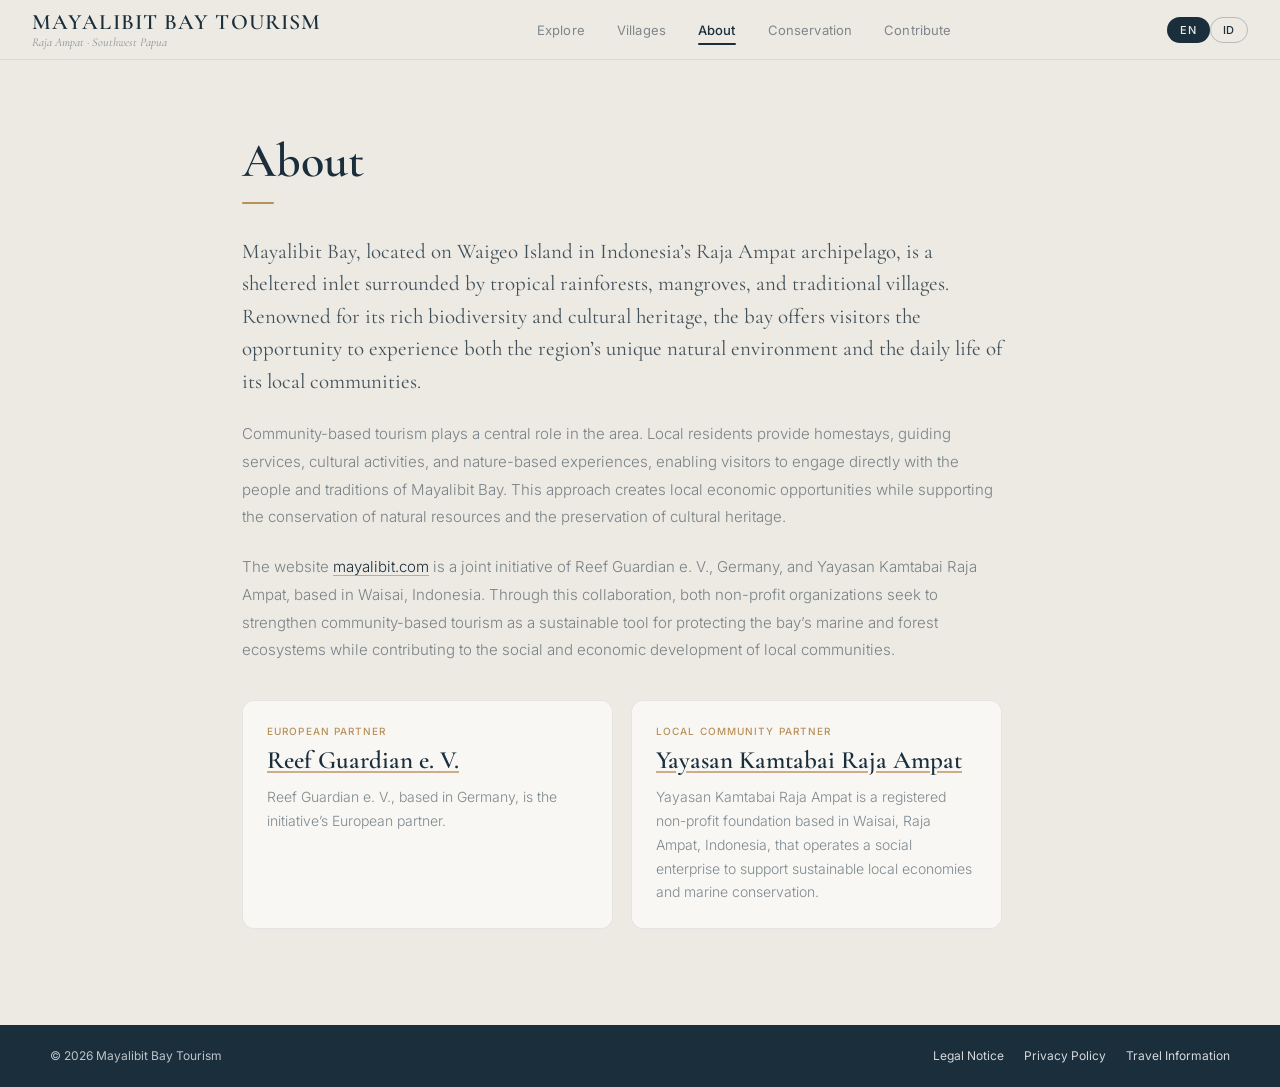
<file: about.html>
<!DOCTYPE html>
<html lang="en">
<head>
<meta charset="UTF-8">
<meta name="viewport" content="width=device-width, initial-scale=1.0">
<meta name="theme-color" content="#EDEAE3">
<title>About Mayalibit Bay Tourism | Partners & Community</title>
<meta name="description" content="Meet the partners behind Mayalibit Bay Tourism: Reef Guardian in Europe and Yayasan Kamtabai Raja Ampat in Waisai, Indonesia.">
<meta name="robots" content="index, follow, max-image-preview:large">
<link rel="canonical" href="https://mayalibit.com/about.html">
<link rel="icon" href="/favicon.svg" type="image/svg+xml">
<link rel="manifest" href="/site.webmanifest">
<link rel="alternate" type="text/markdown" href="/llms.txt" title="Mayalibit Bay Tourism for AI assistants">
<meta property="og:type" content="website">
<meta property="og:site_name" content="Mayalibit Bay Tourism">
<meta property="og:title" content="About Mayalibit Bay Tourism | Partners & Community">
<meta property="og:description" content="Meet the European and local partners supporting community tourism in Mayalibit Bay, Raja Ampat.">
<meta property="og:url" content="https://mayalibit.com/about.html">
<meta property="og:image" content="https://mayalibit.com/assets/images/og-mayalibit-bay.png">
<meta property="og:image:type" content="image/png">
<meta property="og:image:width" content="1200">
<meta property="og:image:height" content="630">
<meta property="og:image:alt" content="Mayalibit Bay Tourism — Community-led travel in Raja Ampat">
<meta property="og:locale" content="en_US">
<meta property="og:locale:alternate" content="id_ID">
<meta name="twitter:card" content="summary_large_image">
<meta name="twitter:title" content="About Mayalibit Bay Tourism | Partners & Community">
<meta name="twitter:description" content="Meet the European and local partners supporting community tourism in Mayalibit Bay, Raja Ampat.">
<meta name="twitter:image" content="https://mayalibit.com/assets/images/og-mayalibit-bay.png">
<meta name="twitter:image:alt" content="Mayalibit Bay Tourism — Community-led travel in Raja Ampat">
<script type="application/ld+json">
{
  "@context": "https://schema.org",
  "@graph": [
    {
      "@type": "AboutPage",
      "@id": "https://mayalibit.com/about.html#webpage",
      "name": "About Mayalibit Bay Tourism",
      "description": "The European and local partners behind community-based tourism in Mayalibit Bay, Raja Ampat.",
      "url": "https://mayalibit.com/about.html",
      "inLanguage": ["en", "id"],
      "isPartOf": {"@id": "https://mayalibit.com/#website"},
      "about": {"@id": "https://mayalibit.com/#destination"},
      "mainEntity": [
        {"@id": "https://mayalibit.com/#reef-guardian"},
        {"@id": "https://mayalibit.com/#yayasan-kamtabai"}
      ],
      "breadcrumb": {"@id": "https://mayalibit.com/about.html#breadcrumb"}
    },
    {
      "@type": "BreadcrumbList",
      "@id": "https://mayalibit.com/about.html#breadcrumb",
      "itemListElement": [
        {"@type": "ListItem", "position": 1, "name": "Explore", "item": "https://mayalibit.com/"},
        {"@type": "ListItem", "position": 2, "name": "About", "item": "https://mayalibit.com/about.html"}
      ]
    }
  ]
}
</script>
<link rel="stylesheet" href="assets/fonts/fonts.css">
<style>
  *, *::before, *::after { box-sizing: border-box; margin: 0; padding: 0; }
  :root {
    --bg:         #EDEAE3;
    --navy:       #1A2E3C;
    --gold:       #B8915A;
    --white:      #ffffff;
    --border:     rgba(26,46,60,.09);
    --text-muted: rgba(26,46,60,.55);
  }
  html, body { height: 100%; font-family: 'Inter', sans-serif; background: var(--bg); color: var(--navy); }

  header#site-header {
    display: flex; align-items: center; justify-content: space-between;
    padding: 0 32px; height: 60px;
    background: var(--bg); border-bottom: 0.5px solid var(--border);
    position: relative; z-index: 10;
  }
  .brand-name { font-family: 'Cormorant Garamond', serif; font-size: 22px; font-weight: 600; letter-spacing: .05em; color: var(--navy); line-height: 1.1; }
  .brand-sub  { font-family: 'Cormorant Garamond', serif; font-size: 12px; font-style: italic; color: rgba(26,46,60,.48); }
  nav { display: flex; align-items: center; }
  .nav-link {
    font-family: 'Inter', sans-serif; font-size: 13px; font-weight: 400;
    color: var(--navy); opacity: .52; padding: 6px 16px;
    border: none; background: none; cursor: pointer; position: relative;
    letter-spacing: .01em; transition: opacity .2s; text-decoration: none; display: inline-block;
  }
  .nav-link:hover { opacity: .8; }
  .nav-link.active { opacity: 1; font-weight: 500; }
  .nav-link.active::after {
    content: ''; position: absolute; bottom: -1px; left: 16px; right: 16px;
    height: 1.5px; background: var(--navy); border-radius: 1px;
  }
  .header-right { display: flex; align-items: center; gap: 8px; }
  .lang-btn {
    font-family: 'Inter', sans-serif; font-size: 11px; font-weight: 500;
    color: var(--navy); border: 0.5px solid rgba(26,46,60,.25);
    background: none; border-radius: 20px; padding: 5px 12px;
    cursor: pointer; letter-spacing: .06em; transition: background .15s;
  }
  .lang-btn:hover { background: rgba(26,46,60,.06); }
  .lang-btn.active { background: var(--navy); color: var(--bg); }

  main {
    max-width: 860px; margin: 72px auto 96px; padding: 0 32px;
  }
  main h1 {
    font-family: 'Cormorant Garamond', serif;
    font-size: 3rem; font-weight: 600; color: var(--navy);
    margin-bottom: 12px;
  }
  .gold-bar { width: 32px; height: 1.5px; background: var(--gold); border-radius: 1px; margin-bottom: 32px; }
  .about-copy { max-width: 760px; }
  .about-copy[hidden] { display: none; }
  .about-copy p {
    font-size: 15px; color: var(--text-muted); line-height: 1.85; font-weight: 300;
  }
  .about-copy p + p { margin-top: 22px; }
  .about-copy p:first-child {
    font-family: 'Cormorant Garamond', serif; font-size: 21px;
    line-height: 1.55; color: rgba(26,46,60,.82); font-weight: 400;
  }
  .about-copy a {
    color: var(--navy); text-decoration-color: rgba(184,145,90,.7);
    text-underline-offset: 3px;
  }
  .about-copy a:hover { text-decoration-color: var(--gold); }
  .partner-grid {
    display: grid; grid-template-columns: repeat(2, minmax(0, 1fr));
    gap: 18px; margin-top: 36px;
  }
  .partner-card {
    padding: 24px; border: .5px solid var(--border); border-radius: 12px;
    background: rgba(255,255,255,.62);
  }
  .partner-role {
    margin-bottom: 8px; color: var(--gold); font-size: 10px;
    font-weight: 500; letter-spacing: .11em; text-transform: uppercase;
  }
  .partner-card h2 {
    margin-bottom: 10px; font-family: 'Cormorant Garamond', serif;
    font-size: 25px; font-weight: 600;
  }
  .partner-card p { font-size: 14px; line-height: 1.7; }

  @media (max-width: 720px) {
    header#site-header { height: auto; min-height: 60px; padding: 12px 20px; flex-wrap: wrap; gap: 10px 16px; }
    nav { order: 3; width: 100%; overflow-x: auto; }
    .nav-link { padding: 6px 10px; white-space: nowrap; }
    .nav-link:first-child { padding-left: 0; }
    .nav-link.active::after { left: 10px; right: 10px; }
    .nav-link:first-child.active::after { left: 0; }
    main { margin: 48px auto 72px; padding: 0 22px; }
    main h1 { font-size: 2.55rem; }
    .about-copy p:first-child { font-size: 19px; }
    .partner-grid { grid-template-columns: 1fr; }
  }
</style>
</head>
<body data-page="about">

<header id="site-header"></header>

<main>
  <h1 data-i18n-en="About" data-i18n-id="Tentang">About</h1>
  <div class="gold-bar"></div>

  <div class="about-copy" data-lang="en">
    <p>Mayalibit Bay, located on Waigeo Island in Indonesia’s Raja Ampat archipelago, is a sheltered inlet surrounded by tropical rainforests, mangroves, and traditional villages. Renowned for its rich biodiversity and cultural heritage, the bay offers visitors the opportunity to experience both the region’s unique natural environment and the daily life of its local communities.</p>
    <p>Community-based tourism plays a central role in the area. Local residents provide homestays, guiding services, cultural activities, and nature-based experiences, enabling visitors to engage directly with the people and traditions of Mayalibit Bay. This approach creates local economic opportunities while supporting the conservation of natural resources and the preservation of cultural heritage.</p>
    <p>The website <a href="https://mayalibit.com">mayalibit.com</a> is a joint initiative of Reef Guardian e. V., Germany, and Yayasan Kamtabai Raja Ampat, based in Waisai, Indonesia. Through this collaboration, both non-profit organizations seek to strengthen community-based tourism as a sustainable tool for protecting the bay’s marine and forest ecosystems while contributing to the social and economic development of local communities.</p>
    <div class="partner-grid" aria-label="Project partners">
      <section class="partner-card">
        <div class="partner-role">European partner</div>
        <h2><a href="https://www.reef-guardian.de/">Reef Guardian e. V.</a></h2>
        <p>Reef Guardian e. V., based in Germany, is the initiative’s European partner.</p>
      </section>
      <section class="partner-card">
        <div class="partner-role">Local community partner</div>
        <h2><a href="https://www.instagram.com/yayasankamtabairajaampat/">Yayasan Kamtabai Raja Ampat</a></h2>
        <p>Yayasan Kamtabai Raja Ampat is a registered non-profit foundation based in Waisai, Raja Ampat, Indonesia, that operates a social enterprise to support sustainable local economies and marine conservation.</p>
      </section>
    </div>
  </div>

  <div class="about-copy" data-lang="id" lang="id" hidden>
    <p>Teluk Mayalibit, yang terletak di Pulau Waigeo di Kepulauan Raja Ampat, Indonesia, merupakan sebuah teluk yang terlindung dan dikelilingi oleh hutan hujan tropis, hutan mangrove, serta kampung-kampung tradisional. Dikenal karena keanekaragaman hayati dan warisan budayanya yang kaya, teluk ini menawarkan kesempatan bagi pengunjung untuk menikmati keunikan alam sekaligus mengenal kehidupan masyarakat setempat.</p>
    <p>Pariwisata berbasis masyarakat memegang peranan penting di kawasan ini. Warga lokal menyediakan homestay, layanan pemandu, kegiatan budaya, dan berbagai pengalaman wisata alam yang memungkinkan pengunjung berinteraksi langsung dengan masyarakat serta tradisi Teluk Mayalibit. Pendekatan ini menciptakan peluang ekonomi bagi masyarakat lokal sekaligus mendukung pelestarian sumber daya alam dan warisan budaya.</p>
    <p>Situs web <a href="https://mayalibit.com">mayalibit.com</a> merupakan inisiatif bersama Reef Guardian e. V. dari Jerman dan Yayasan Kamtabai Raja Ampat yang berbasis di Waisai, Indonesia. Melalui kerja sama ini, kedua organisasi nirlaba berupaya memperkuat pariwisata berbasis masyarakat sebagai sarana berkelanjutan untuk melindungi ekosistem laut dan hutan di Teluk Mayalibit, sekaligus mendorong pembangunan sosial dan ekonomi masyarakat setempat.</p>
    <div class="partner-grid" aria-label="Mitra proyek">
      <section class="partner-card">
        <div class="partner-role">Mitra Eropa</div>
        <h2><a href="https://www.reef-guardian.de/">Reef Guardian e. V.</a></h2>
        <p>Reef Guardian e. V. yang berbasis di Jerman merupakan mitra Eropa dari inisiatif ini.</p>
      </section>
      <section class="partner-card">
        <div class="partner-role">Mitra komunitas lokal</div>
        <h2><a href="https://www.instagram.com/yayasankamtabairajaampat/">Yayasan Kamtabai Raja Ampat</a></h2>
        <p>Yayasan Kamtabai Raja Ampat adalah yayasan nirlaba terdaftar yang berbasis di Waisai, Raja Ampat, Indonesia, yang menjalankan usaha sosial untuk mendukung perekonomian lokal yang berkelanjutan dan konservasi laut.</p>
      </section>
    </div>
  </div>
</main>

<footer id="site-footer"></footer>
<script src="header.js?v=2"></script>
<script src="footer.js"></script>
<script>
  function applyAboutLang(lang) {
    document.querySelectorAll('.about-copy[data-lang]').forEach(el => {
      el.hidden = el.getAttribute('data-lang') !== lang;
    });
    document.documentElement.lang = lang;
  }

  const sharedSetLang = window.setLang;
  window.setLang = function(lang) {
    sharedSetLang(lang);
    applyAboutLang(lang);
  };

  document.addEventListener('DOMContentLoaded', () => {
    applyAboutLang(localStorage.getItem('lang') || 'en');
  });
</script>
</body>
</html>
</file>
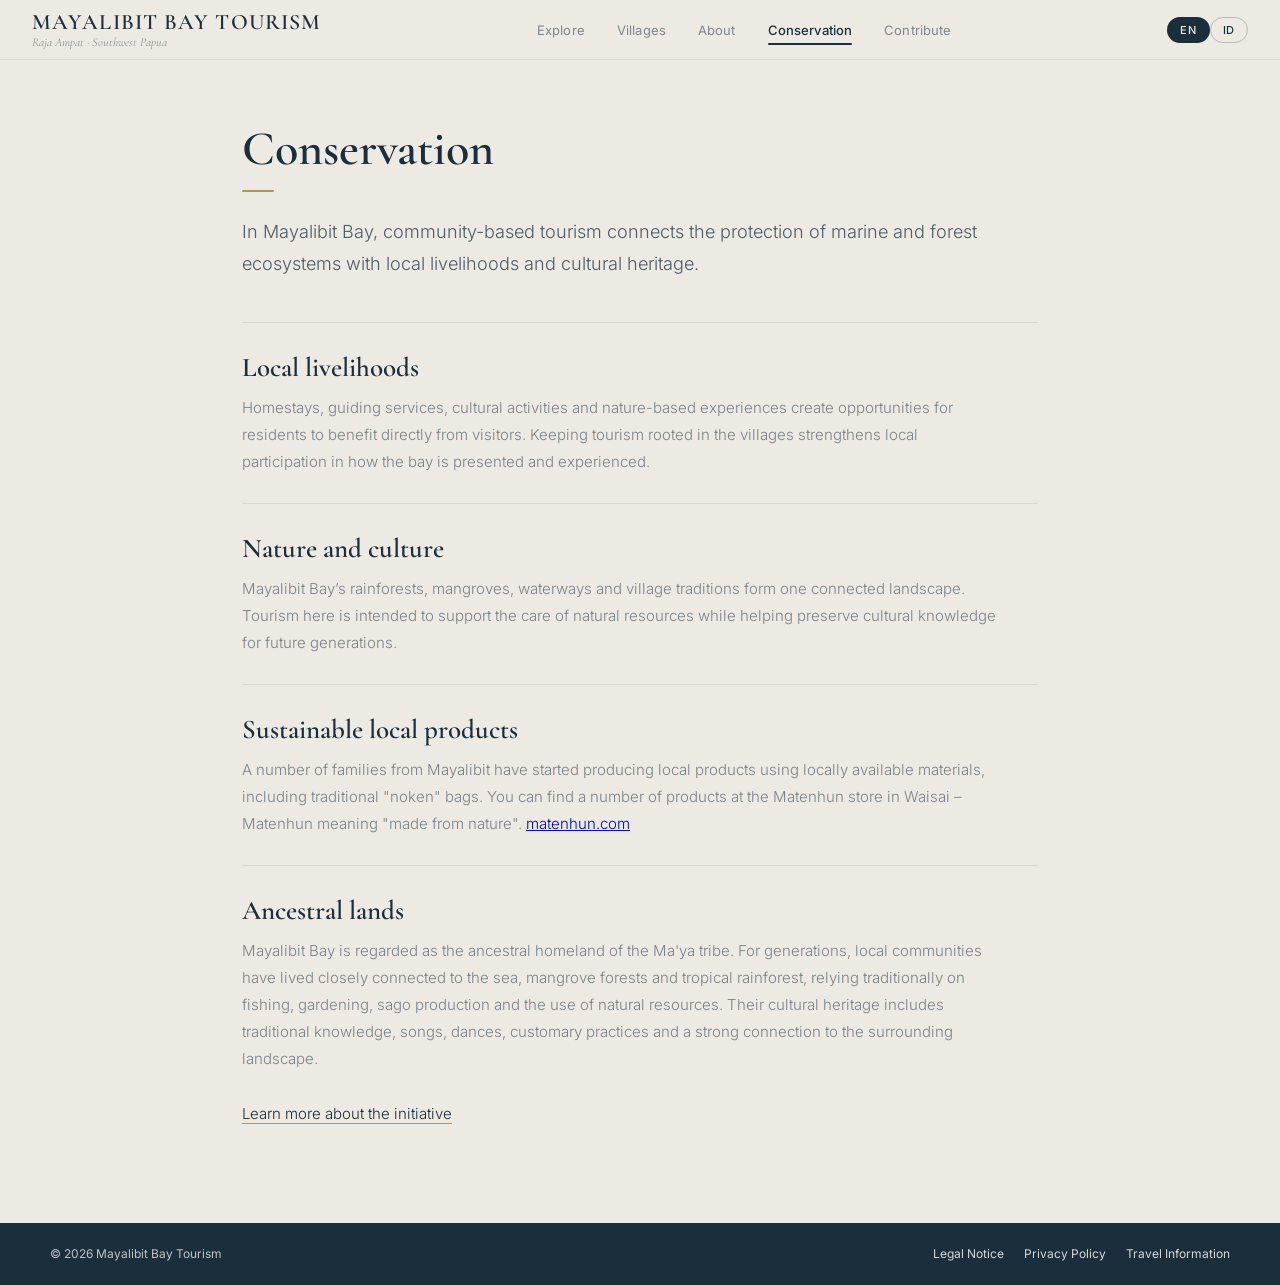
<file: conservation.html>
<!DOCTYPE html>
<html lang="en">
<head>
<meta charset="UTF-8">
<meta name="viewport" content="width=device-width, initial-scale=1.0">
<meta name="theme-color" content="#EDEAE3">
<title>Conservation in Mayalibit Bay | Raja Ampat</title>
<meta name="description" content="Learn how community tourism in Mayalibit Bay supports local livelihoods, cultural heritage and the protection of Raja Ampat’s marine and forest ecosystems.">
<meta name="robots" content="index, follow, max-image-preview:large">
<link rel="canonical" href="https://mayalibit.com/conservation.html">
<link rel="icon" href="/favicon.svg" type="image/svg+xml">
<link rel="manifest" href="/site.webmanifest">
<link rel="alternate" type="text/markdown" href="/llms.txt" title="Mayalibit Bay Tourism for AI assistants">
<meta property="og:type" content="website">
<meta property="og:site_name" content="Mayalibit Bay Tourism">
<meta property="og:title" content="Conservation in Mayalibit Bay | Raja Ampat">
<meta property="og:description" content="Community tourism supporting local livelihoods, cultural heritage and nature conservation in Mayalibit Bay.">
<meta property="og:url" content="https://mayalibit.com/conservation.html">
<meta property="og:image" content="https://mayalibit.com/assets/images/og-mayalibit-bay.png">
<meta property="og:image:type" content="image/png">
<meta property="og:image:width" content="1200">
<meta property="og:image:height" content="630">
<meta property="og:image:alt" content="Mayalibit Bay Tourism — Community-led travel in Raja Ampat">
<meta property="og:locale" content="en_US">
<meta property="og:locale:alternate" content="id_ID">
<meta name="twitter:card" content="summary_large_image">
<meta name="twitter:title" content="Conservation in Mayalibit Bay | Raja Ampat">
<meta name="twitter:description" content="Community tourism supporting local livelihoods, cultural heritage and nature conservation in Mayalibit Bay.">
<meta name="twitter:image" content="https://mayalibit.com/assets/images/og-mayalibit-bay.png">
<meta name="twitter:image:alt" content="Mayalibit Bay Tourism — Community-led travel in Raja Ampat">
<script type="application/ld+json">
{
  "@context": "https://schema.org",
  "@graph": [
    {
      "@type": "WebPage",
      "@id": "https://mayalibit.com/conservation.html#webpage",
      "name": "Conservation in Mayalibit Bay",
      "description": "How community-based tourism supports livelihoods, cultural heritage and ecosystem protection in Mayalibit Bay.",
      "url": "https://mayalibit.com/conservation.html",
      "isPartOf": {"@id": "https://mayalibit.com/#website"},
      "about": [
        {"@id": "https://mayalibit.com/#destination"},
        {"@type": "Thing", "name": "Community-based conservation"}
      ],
      "breadcrumb": {"@id": "https://mayalibit.com/conservation.html#breadcrumb"},
      "inLanguage": ["en", "id"]
    },
    {
      "@type": "BreadcrumbList",
      "@id": "https://mayalibit.com/conservation.html#breadcrumb",
      "itemListElement": [
        {"@type": "ListItem", "position": 1, "name": "Explore", "item": "https://mayalibit.com/"},
        {"@type": "ListItem", "position": 2, "name": "Conservation", "item": "https://mayalibit.com/conservation.html"}
      ]
    }
  ]
}
</script>
<link rel="stylesheet" href="assets/fonts/fonts.css">
<style>
  *, *::before, *::after { box-sizing: border-box; margin: 0; padding: 0; }
  :root {
    --bg:         #EDEAE3;
    --navy:       #1A2E3C;
    --gold:       #B8915A;
    --white:      #ffffff;
    --border:     rgba(26,46,60,.09);
    --text-muted: rgba(26,46,60,.55);
  }
  html, body { height: 100%; font-family: 'Inter', sans-serif; background: var(--bg); color: var(--navy); }

  header#site-header {
    display: flex; align-items: center; justify-content: space-between;
    padding: 0 32px; height: 60px;
    background: var(--bg); border-bottom: 0.5px solid var(--border);
    position: relative; z-index: 10;
  }
  .brand-name { font-family: 'Cormorant Garamond', serif; font-size: 22px; font-weight: 600; letter-spacing: .05em; color: var(--navy); line-height: 1.1; }
  .brand-sub  { font-family: 'Cormorant Garamond', serif; font-size: 12px; font-style: italic; color: rgba(26,46,60,.48); }
  nav { display: flex; align-items: center; }
  .nav-link {
    font-family: 'Inter', sans-serif; font-size: 13px; font-weight: 400;
    color: var(--navy); opacity: .52; padding: 6px 16px;
    border: none; background: none; cursor: pointer; position: relative;
    letter-spacing: .01em; transition: opacity .2s; text-decoration: none; display: inline-block;
  }
  .nav-link:hover { opacity: .8; }
  .nav-link.active { opacity: 1; font-weight: 500; }
  .nav-link.active::after {
    content: ''; position: absolute; bottom: -1px; left: 16px; right: 16px;
    height: 1.5px; background: var(--navy); border-radius: 1px;
  }
  .header-right { display: flex; align-items: center; gap: 8px; }
  .lang-btn {
    font-family: 'Inter', sans-serif; font-size: 11px; font-weight: 500;
    color: var(--navy); border: 0.5px solid rgba(26,46,60,.25);
    background: none; border-radius: 20px; padding: 5px 12px;
    cursor: pointer; letter-spacing: .06em; transition: background .15s;
  }
  .lang-btn:hover { background: rgba(26,46,60,.06); }
  .lang-btn.active { background: var(--navy); color: var(--bg); }

  main {
    max-width: 860px; margin: 60px auto 96px; padding: 0 32px;
  }
  main h1 {
    font-family: 'Cormorant Garamond', serif;
    font-size: 3rem; font-weight: 600; color: var(--navy);
    margin-bottom: 12px;
  }
  .gold-bar { width: 32px; height: 1.5px; background: var(--gold); border-radius: 1px; margin-bottom: 24px; }
  main p { font-size: 15px; color: var(--text-muted); line-height: 1.8; font-weight: 300; }
  .intro { max-width: 760px; font-size: 18px; color: rgba(26,46,60,.76); }
  .conservation-sections { margin-top: 42px; }
  .conservation-section { border-top: .5px solid var(--border); padding: 28px 0; }
  .conservation-section h2 {
    font-family: 'Cormorant Garamond', serif; font-size: 27px;
    font-weight: 600; margin-bottom: 10px;
  }
  .conservation-section p { max-width: 760px; }
  .about-link { color: var(--navy); text-decoration-color: var(--gold); text-underline-offset: 4px; }
  @media (max-width: 720px) {
    header#site-header {
      height: auto; min-height: 60px; padding: 12px 20px;
      flex-wrap: wrap; gap: 10px 16px;
    }
    header#site-header nav { order: 3; width: 100%; overflow-x: auto; }
    header#site-header .nav-link { padding: 6px 10px; white-space: nowrap; }
    header#site-header .nav-link:first-child { padding-left: 0; }
    header#site-header .nav-link.active::after { left: 10px; right: 10px; }
    header#site-header .nav-link:first-child.active::after { left: 0; }
    main { margin-top: 42px; padding: 0 22px; }
  }
</style>
</head>
<body data-page="conservation">

<header id="site-header"></header>

<main>
  <h1 data-i18n-en="Conservation" data-i18n-id="Konservasi">Conservation</h1>
  <div class="gold-bar"></div>
  <p class="intro" data-i18n-en="In Mayalibit Bay, community-based tourism connects the protection of marine and forest ecosystems with local livelihoods and cultural heritage." data-i18n-id="Di Teluk Mayalibit, pariwisata berbasis masyarakat menghubungkan perlindungan ekosistem laut dan hutan dengan mata pencaharian lokal serta warisan budaya.">In Mayalibit Bay, community-based tourism connects the protection of marine and forest ecosystems with local livelihoods and cultural heritage.</p>

  <div class="conservation-sections">
    <section class="conservation-section">
      <h2 data-i18n-en="Local livelihoods" data-i18n-id="Mata pencaharian lokal">Local livelihoods</h2>
      <p data-i18n-en="Homestays, guiding services, cultural activities and nature-based experiences create opportunities for residents to benefit directly from visitors. Keeping tourism rooted in the villages strengthens local participation in how the bay is presented and experienced." data-i18n-id="Homestay, layanan pemandu, kegiatan budaya, dan pengalaman wisata alam menciptakan peluang bagi warga untuk memperoleh manfaat langsung dari kunjungan wisatawan. Pariwisata yang berakar di desa memperkuat partisipasi masyarakat dalam memperkenalkan dan menikmati teluk ini.">Homestays, guiding services, cultural activities and nature-based experiences create opportunities for residents to benefit directly from visitors. Keeping tourism rooted in the villages strengthens local participation in how the bay is presented and experienced.</p>
    </section>
    <section class="conservation-section">
      <h2 data-i18n-en="Nature and culture" data-i18n-id="Alam dan budaya">Nature and culture</h2>
      <p data-i18n-en="Mayalibit Bay’s rainforests, mangroves, waterways and village traditions form one connected landscape. Tourism here is intended to support the care of natural resources while helping preserve cultural knowledge for future generations." data-i18n-id="Hutan hujan, mangrove, perairan, dan tradisi desa di Teluk Mayalibit membentuk satu lanskap yang saling terhubung. Pariwisata di sini ditujukan untuk mendukung penjagaan sumber daya alam sekaligus membantu melestarikan pengetahuan budaya bagi generasi mendatang.">Mayalibit Bay’s rainforests, mangroves, waterways and village traditions form one connected landscape. Tourism here is intended to support the care of natural resources while helping preserve cultural knowledge for future generations.</p>
    </section>
    <section class="conservation-section">
      <h2 data-i18n-en="Sustainable local products" data-i18n-id="Produk lokal">Sustainable local products</h2>
      <p><span data-i18n-en="A number of families from Mayalibit have started producing local products using locally available materials, including traditional &quot;noken&quot; bags. You can find a number of products at the Matenhun store in Waisai – Matenhun meaning &quot;made from nature&quot;." data-i18n-id="Sejumlah keluarga dari Mayalibit telah mulai memproduksi berbagai produk lokal dengan menggunakan bahan-bahan yang tersedia di daerah setempat, termasuk tas tradisional “noken”. Berbagai produk tersebut dapat ditemukan di toko Matenhun di Waisai. Nama Matenhun berarti “dibuat dari alam”.">A number of families from Mayalibit have started producing local products using locally available materials, including traditional "noken" bags. You can find a number of products at the Matenhun store in Waisai – Matenhun meaning "made from nature".</span> <a href="https://matenhun.com">matenhun.com</a></p>
    </section>
    <section class="conservation-section">
      <h2 data-i18n-en="Ancestral lands" data-i18n-id="Tanah leluhur">Ancestral lands</h2>
      <p data-i18n-en="Mayalibit Bay is regarded as the ancestral homeland of the Ma'ya tribe. For generations, local communities have lived closely connected to the sea, mangrove forests and tropical rainforest, relying traditionally on fishing, gardening, sago production and the use of natural resources. Their cultural heritage includes traditional knowledge, songs, dances, customary practices and a strong connection to the surrounding landscape." data-i18n-id="Teluk Mayalibit dianggap sebagai tanah leluhur suku Ma'ya. Selama beberapa generasi, masyarakat setempat hidup dalam hubungan yang erat dengan laut, hutan mangrove, dan hutan hujan tropis. Secara tradisional, kehidupan mereka bergantung pada kegiatan menangkap ikan, berkebun, mengolah sagu, serta memanfaatkan sumber daya alam. Warisan budaya mereka mencakup pengetahuan tradisional, lagu-lagu, tarian, adat istiadat, serta hubungan yang kuat dengan alam dan lingkungan sekitar.">Mayalibit Bay is regarded as the ancestral homeland of the Ma'ya tribe. For generations, local communities have lived closely connected to the sea, mangrove forests and tropical rainforest, relying traditionally on fishing, gardening, sago production and the use of natural resources. Their cultural heritage includes traditional knowledge, songs, dances, customary practices and a strong connection to the surrounding landscape.</p>
    </section>
  </div>

  <p><a class="about-link" href="about.html" data-i18n-en="Learn more about the initiative" data-i18n-id="Pelajari lebih lanjut tentang inisiatif ini">Learn more about the initiative</a></p>
</main>

<footer id="site-footer"></footer>
<script src="header.js?v=2"></script>
<script src="footer.js"></script>
<script>
  // Simple i18n for page-specific content
  document.addEventListener('DOMContentLoaded', () => {
    function applyPageLang(lang) {
      document.querySelectorAll('[data-i18n-en]').forEach(el => {
        el.textContent = lang === 'id' ? el.getAttribute('data-i18n-id') : el.getAttribute('data-i18n-en');
      });
    }
    applyPageLang(localStorage.getItem('lang') || 'en');
    const origSetLang = setLang;
    window.setLang = function(lang) { origSetLang(lang); applyPageLang(lang); };
  });
</script>
</body>
</html>
</file>
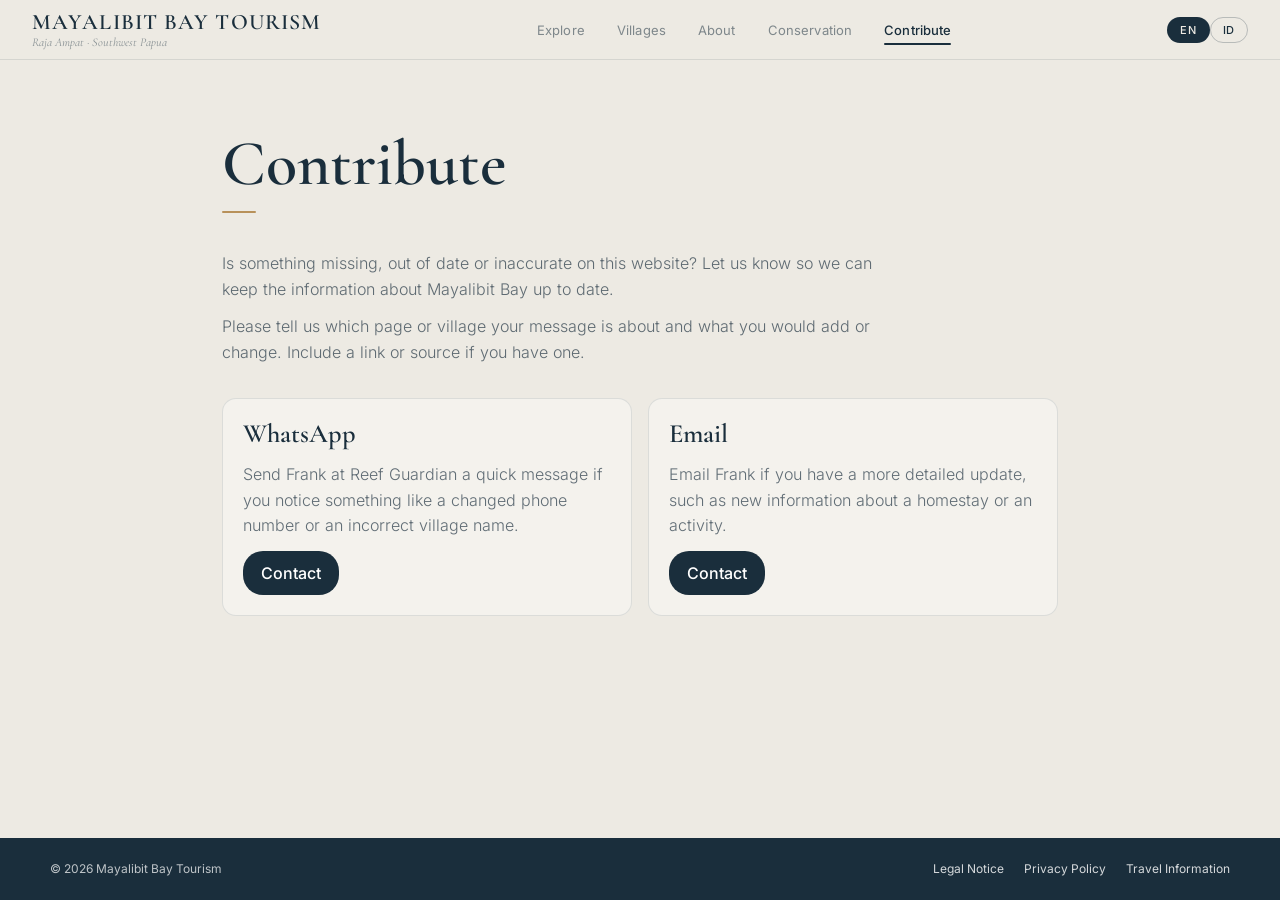
<file: contribute.html>
<!DOCTYPE html>
<html lang="en">
<head>
<meta charset="UTF-8">
<meta name="viewport" content="width=device-width, initial-scale=1.0">
<meta name="theme-color" content="#EDEAE3">
<title>Contribute | Mayalibit Bay Tourism</title>
<meta name="description" content="Help keep Mayalibit Bay Tourism up to date. Suggest additions and corrections via WhatsApp or email.">
<link rel="canonical" href="https://mayalibit.com/contribute.html">
<link rel="icon" href="/favicon.svg" type="image/svg+xml">
<link rel="manifest" href="/site.webmanifest">
<link rel="stylesheet" href="assets/fonts/fonts.css">
<link rel="stylesheet" href="legal.css">
<style>
  body[data-page="contribute"] {
    display: flex;
    flex-direction: column;
    min-height: 100vh;
  }

  .contribute-page { flex: 1; width: 100%; }
  .contribute-page .legal-content p { font-size: 1rem; line-height: 1.6; }
  .contribute-intro { max-width: 65ch; }

  .contact-options {
    display: grid;
    grid-template-columns: repeat(auto-fit, minmax(min(100%, 18rem), 1fr));
    gap: 1rem;
    margin-top: 2rem;
  }

  .contact-options section {
    display: flex;
    flex-direction: column;
    align-items: flex-start;
    margin: 0;
    padding: 1.25rem;
    border: 1px solid var(--border);
    border-radius: 14px;
    background: rgba(255,255,255,.38);
  }

  .contact-options p { margin-bottom: .75rem; }

  .contact-options .contact-button {
    display: inline-flex;
    align-items: center;
    min-height: 44px;
    margin-top: auto;
    max-width: 100%;
    font-weight: 500;
    padding: .5rem 1.125rem;
    border-radius: 20px;
    background: var(--navy);
    color: var(--white);
    text-decoration: none;
  }

  .contact-options .contact-button:hover { text-decoration: underline; }
  .contact-options .contact-button:focus-visible {
    outline: 2px solid var(--navy);
    outline-offset: 3px;
  }
</style>
</head>
<body data-page="contribute">

<header id="site-header"></header>

<main class="legal-page contribute-page">
  <h1 data-i18n-en="Contribute" data-i18n-id="Berkontribusi">Contribute</h1>
  <div class="gold-bar"></div>

  <div class="legal-content">
    <div class="contribute-intro">
      <p data-i18n-en="Is something missing, out of date or inaccurate on this website? Let us know so we can keep the information about Mayalibit Bay up to date."
         data-i18n-id="Apakah ada informasi di situs ini yang kurang lengkap, sudah tidak berlaku, atau kurang akurat? Beri tahu kami agar informasi tentang Teluk Mayalibit tetap mutakhir.">Is something missing, out of date or inaccurate on this website? Let us know so we can keep the information about Mayalibit Bay up to date.</p>
      <p data-i18n-en="Please tell us which page or village your message is about and what you would add or change. Include a link or source if you have one."
         data-i18n-id="Sebutkan halaman atau desa yang dimaksud dan informasi yang perlu ditambahkan atau diperbaiki. Sertakan tautan atau sumber jika ada.">Please tell us which page or village your message is about and what you would add or change. Include a link or source if you have one.</p>
    </div>

    <div class="contact-options">
      <section aria-labelledby="whatsapp-heading">
        <h2 id="whatsapp-heading">WhatsApp</h2>
        <p data-i18n-en="Send Frank at Reef Guardian a quick message if you notice something like a changed phone number or an incorrect village name."
           data-i18n-id="Kirim pesan singkat kepada Frank dari Reef Guardian jika Anda menemukan, misalnya, nomor telepon yang sudah berubah atau nama desa yang keliru.">Send Frank at Reef Guardian a quick message if you notice something like a changed phone number or an incorrect village name.</p>
        <a class="contact-button" id="whatsapp-contact" aria-labelledby="whatsapp-contact whatsapp-heading"
           href="https://wa.me/491706207045" target="_blank" rel="noopener noreferrer"
           data-i18n-en="Contact" data-i18n-id="Hubungi">Contact</a>
      </section>

      <section aria-labelledby="email-heading">
        <h2 id="email-heading" data-i18n-en="Email" data-i18n-id="Surel">Email</h2>
        <p data-i18n-en="Email Frank if you have a more detailed update, such as new information about a homestay or an activity."
           data-i18n-id="Kirim surel kepada Frank jika Anda ingin menyampaikan informasi yang lebih rinci, misalnya kabar terbaru tentang homestay atau kegiatan wisata.">Email Frank if you have a more detailed update, such as new information about a homestay or an activity.</p>
        <a class="contact-button" id="email-contact" aria-labelledby="email-contact email-heading"
           href="mailto:frank@reef-guardian.de" data-i18n-en="Contact" data-i18n-id="Hubungi">Contact</a>
      </section>
    </div>
  </div>
</main>

<footer id="site-footer"></footer>
<script src="header.js?v=2"></script>
<script src="footer.js"></script>
</body>
</html>
</file>
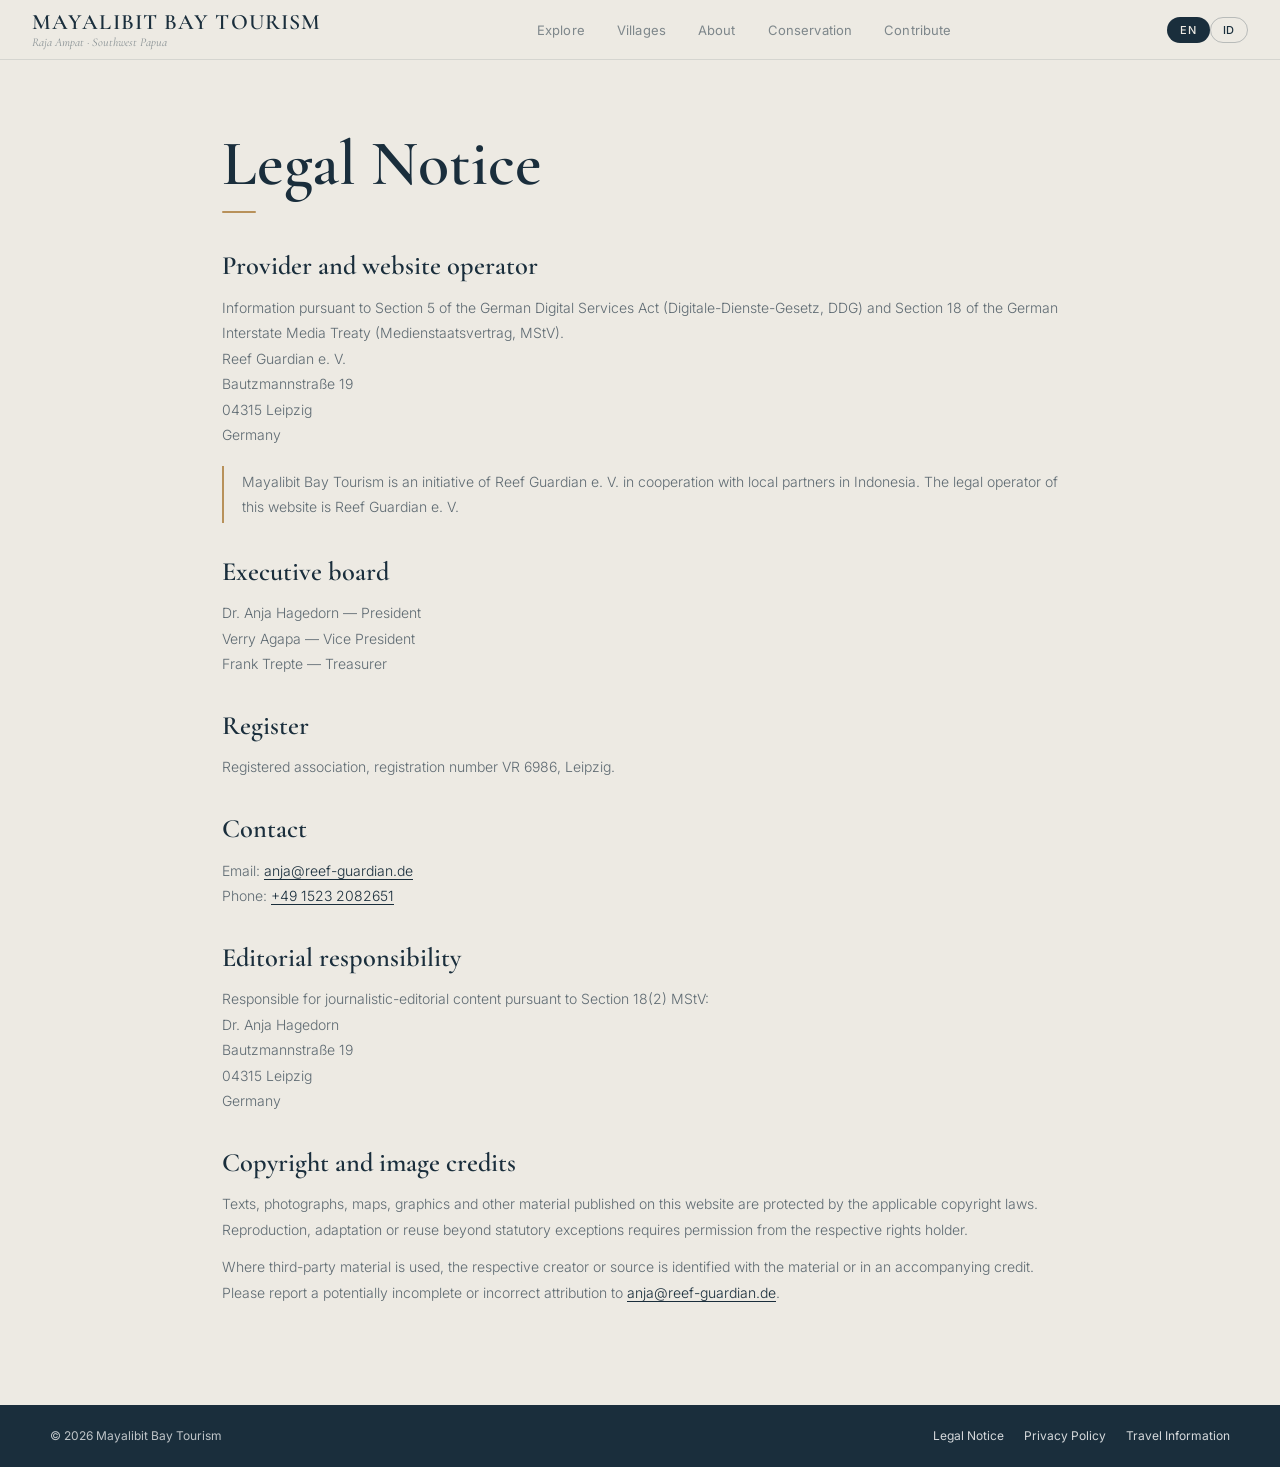
<file: legal.html>
<!DOCTYPE html>
<html lang="en">
<head>
<meta charset="UTF-8">
<meta name="viewport" content="width=device-width, initial-scale=1.0">
<meta name="theme-color" content="#EDEAE3">
<title>Legal Notice | Mayalibit Bay Tourism</title>
<meta name="description" content="Legal notice and provider information for Mayalibit Bay Tourism.">
<meta name="robots" content="noindex, follow">
<link rel="canonical" href="https://mayalibit.com/legal.html">
<link rel="icon" href="/favicon.svg" type="image/svg+xml">
<link rel="manifest" href="/site.webmanifest">
<link rel="stylesheet" href="assets/fonts/fonts.css">
<link rel="stylesheet" href="legal.css">
</head>
<body data-page="legal">

<header id="site-header"></header>

<main class="legal-page">
  <h1 data-i18n-en="Legal Notice" data-i18n-id="Informasi Legal">Legal Notice</h1>
  <div class="gold-bar"></div>

  <div class="legal-content" data-lang="en">
    <section>
      <h2>Provider and website operator</h2>
      <p>Information pursuant to Section 5 of the German Digital Services Act (Digitale-Dienste-Gesetz, DDG) and Section 18 of the German Interstate Media Treaty (Medienstaatsvertrag, MStV).</p>
      <address class="legal-address">
        Reef Guardian e. V.<br>
        Bautzmannstraße 19<br>
        04315 Leipzig<br>
        Germany
      </address>
      <p class="legal-note">Mayalibit Bay Tourism is an initiative of Reef Guardian e. V. in cooperation with local partners in Indonesia. The legal operator of this website is Reef Guardian e. V.</p>
    </section>

    <section>
      <h2>Executive board</h2>
      <p>
        Dr. Anja Hagedorn — President<br>
        Verry Agapa — Vice President<br>
        Frank Trepte — Treasurer
      </p>
    </section>

    <section>
      <h2>Register</h2>
      <p>Registered association, registration number VR 6986, Leipzig.</p>
    </section>

    <section>
      <h2>Contact</h2>
      <p>
        Email: <a href="mailto:anja@reef-guardian.de">anja@reef-guardian.de</a><br>
        Phone: <a href="tel:+4915232082651">+49 1523 2082651</a>
      </p>
    </section>

    <section>
      <h2>Editorial responsibility</h2>
      <p>Responsible for journalistic-editorial content pursuant to Section 18(2) MStV:</p>
      <address class="legal-address">
        Dr. Anja Hagedorn<br>
        Bautzmannstraße 19<br>
        04315 Leipzig<br>
        Germany
      </address>
    </section>

    <section>
      <h2>Copyright and image credits</h2>
      <p>Texts, photographs, maps, graphics and other material published on this website are protected by the applicable copyright laws. Reproduction, adaptation or reuse beyond statutory exceptions requires permission from the respective rights holder.</p>
      <p>Where third-party material is used, the respective creator or source is identified with the material or in an accompanying credit. Please report a potentially incomplete or incorrect attribution to <a href="mailto:anja@reef-guardian.de">anja@reef-guardian.de</a>.</p>
    </section>
  </div>

  <div class="legal-content" data-lang="id" lang="id" hidden>
    <section>
      <h2>Penyedia dan pengelola situs web</h2>
      <p>Informasi sesuai dengan Pasal 5 Undang-Undang Layanan Digital Jerman (Digitale-Dienste-Gesetz, DDG) dan Pasal 18 Perjanjian Negara Bagian tentang Media Jerman (Medienstaatsvertrag, MStV).</p>
      <address class="legal-address">
        Reef Guardian e. V.<br>
        Bautzmannstraße 19<br>
        04315 Leipzig<br>
        Jerman
      </address>
      <p class="legal-note">Mayalibit Bay Tourism merupakan inisiatif Reef Guardian e. V. yang dijalankan bersama mitra lokal di Indonesia. Pengelola yang bertanggung jawab secara hukum atas situs web ini adalah Reef Guardian e. V.</p>
    </section>

    <section>
      <h2>Pengurus</h2>
      <p>
        Dr. Anja Hagedorn — Ketua<br>
        Verry Agapa — Wakil Ketua<br>
        Frank Trepte — Bendahara
      </p>
    </section>

    <section>
      <h2>Daftar organisasi</h2>
      <p>Perkumpulan terdaftar dengan nomor registrasi VR 6986, Leipzig.</p>
    </section>

    <section>
      <h2>Kontak</h2>
      <p>
        Email: <a href="mailto:anja@reef-guardian.de">anja@reef-guardian.de</a><br>
        Telepon: <a href="tel:+4915232082651">+49 1523 2082651</a>
      </p>
    </section>

    <section>
      <h2>Penanggung jawab redaksi</h2>
      <p>Penanggung jawab atas isi jurnalistik dan redaksional sesuai Pasal 18 ayat (2) MStV:</p>
      <address class="legal-address">
        Dr. Anja Hagedorn<br>
        Bautzmannstraße 19<br>
        04315 Leipzig<br>
        Jerman
      </address>
    </section>

    <section>
      <h2>Hak cipta dan kredit gambar</h2>
      <p>Teks, foto, peta, grafis, dan materi lain yang diterbitkan di situs web ini dilindungi oleh ketentuan hak cipta yang berlaku. Penggandaan, perubahan, atau penggunaan kembali di luar pengecualian yang diizinkan oleh hukum memerlukan persetujuan dari pemegang hak terkait.</p>
      <p>Apabila materi pihak ketiga digunakan, nama pembuat atau sumber dicantumkan pada materi tersebut atau dalam kredit yang menyertainya. Mohon laporkan atribusi yang mungkin tidak lengkap atau keliru melalui <a href="mailto:anja@reef-guardian.de">anja@reef-guardian.de</a>.</p>
    </section>
  </div>
</main>

<footer id="site-footer"></footer>
<script src="header.js?v=2"></script>
<script src="footer.js"></script>
<script>
  function applyLegalLang(lang) {
    document.querySelectorAll('.legal-content[data-lang]').forEach(el => {
      el.hidden = el.getAttribute('data-lang') !== lang;
    });
    document.documentElement.lang = lang;
  }

  const sharedSetLang = window.setLang;
  window.setLang = function(lang) {
    sharedSetLang(lang);
    applyLegalLang(lang);
  };

  document.addEventListener('DOMContentLoaded', () => {
    applyLegalLang(localStorage.getItem('lang') || 'en');
  });
</script>
</body>
</html>
</file>
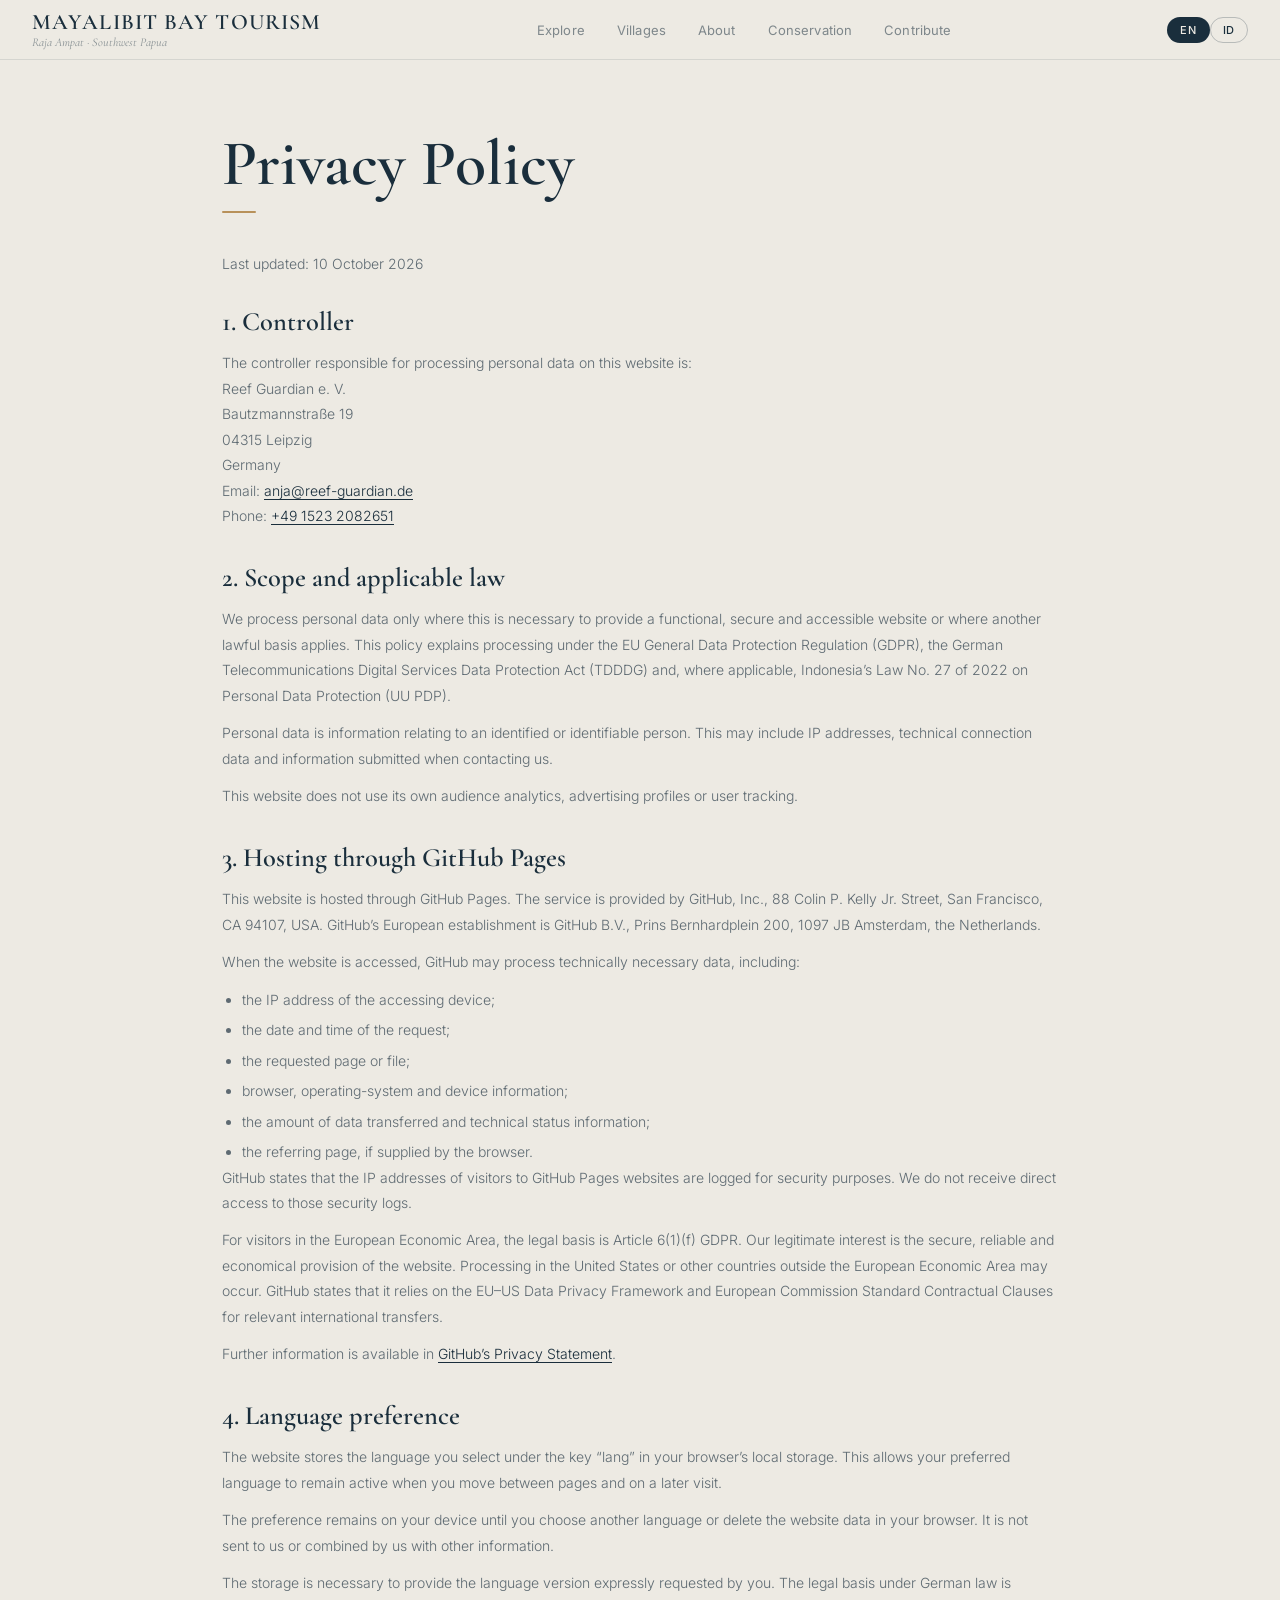
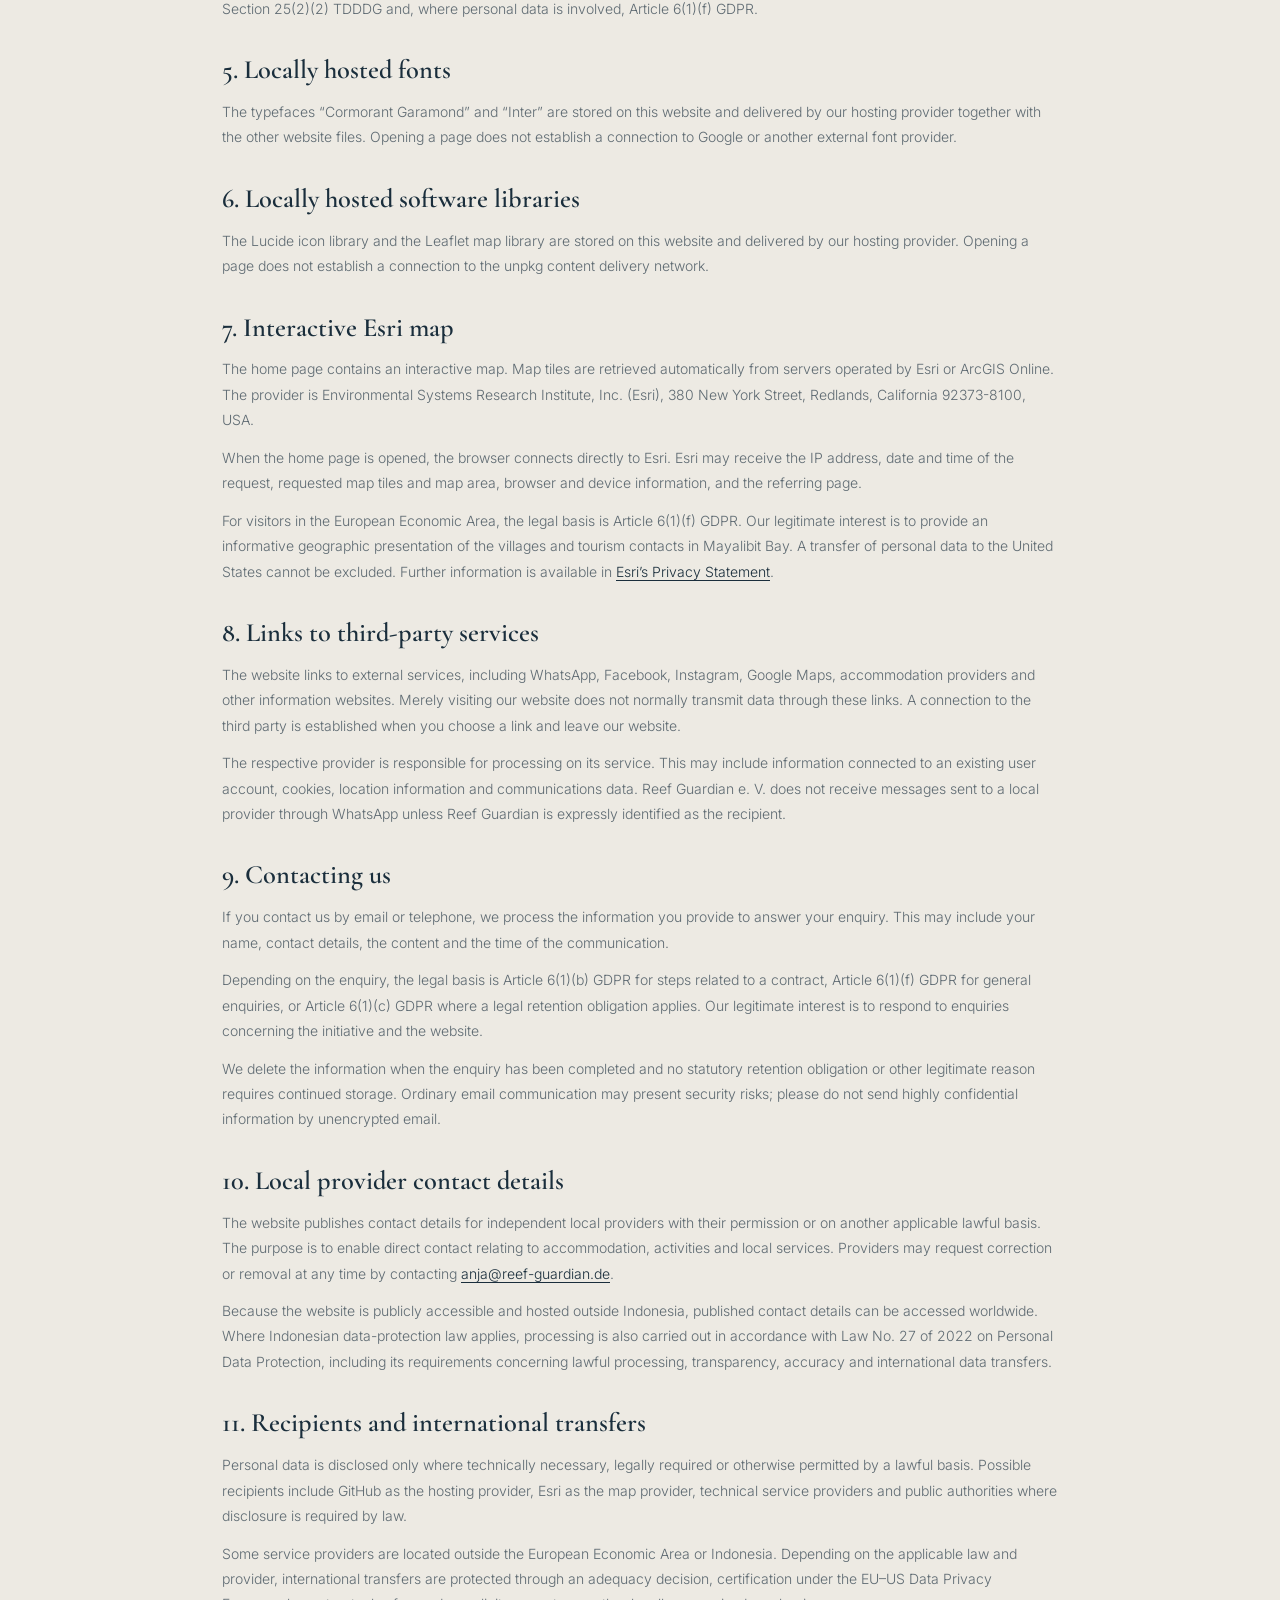
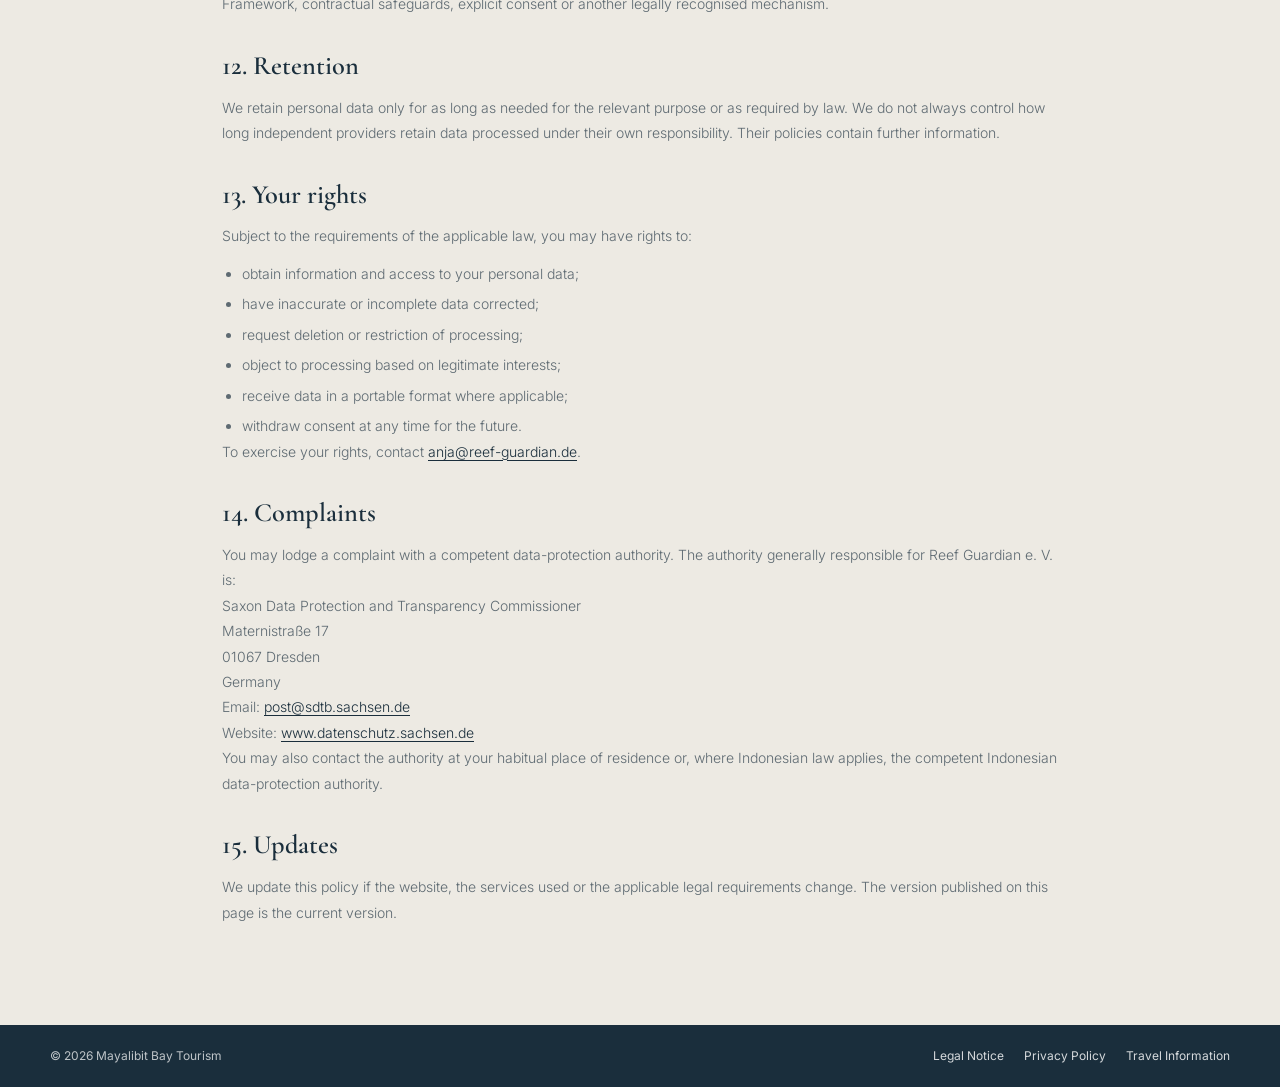
<file: privacy.html>
<!DOCTYPE html>
<html lang="en">
<head>
<meta charset="UTF-8">
<meta name="viewport" content="width=device-width, initial-scale=1.0">
<meta name="theme-color" content="#EDEAE3">
<title>Privacy Policy | Mayalibit Bay Tourism</title>
<meta name="description" content="Privacy information for visitors to Mayalibit Bay Tourism.">
<meta name="robots" content="noindex, follow">
<link rel="canonical" href="https://mayalibit.com/privacy.html">
<link rel="icon" href="/favicon.svg" type="image/svg+xml">
<link rel="manifest" href="/site.webmanifest">
<link rel="stylesheet" href="assets/fonts/fonts.css">
<link rel="stylesheet" href="legal.css">
</head>
<body data-page="privacy">

<header id="site-header"></header>

<main class="legal-page">
  <h1 data-i18n-en="Privacy Policy" data-i18n-id="Kebijakan Privasi">Privacy Policy</h1>
  <div class="gold-bar"></div>

  <div class="legal-content" data-lang="en">
    <p class="legal-updated">Last updated: 10 October 2026</p>

    <section>
      <h2>1. Controller</h2>
      <p>The controller responsible for processing personal data on this website is:</p>
      <address class="legal-address">
        Reef Guardian e. V.<br>
        Bautzmannstraße 19<br>
        04315 Leipzig<br>
        Germany<br>
        Email: <a href="mailto:anja@reef-guardian.de">anja@reef-guardian.de</a><br>
        Phone: <a href="tel:+4915232082651">+49 1523 2082651</a>
      </address>
    </section>

    <section>
      <h2>2. Scope and applicable law</h2>
      <p>We process personal data only where this is necessary to provide a functional, secure and accessible website or where another lawful basis applies. This policy explains processing under the EU General Data Protection Regulation (GDPR), the German Telecommunications Digital Services Data Protection Act (TDDDG) and, where applicable, Indonesia’s Law No. 27 of 2022 on Personal Data Protection (UU PDP).</p>
      <p>Personal data is information relating to an identified or identifiable person. This may include IP addresses, technical connection data and information submitted when contacting us.</p>
      <p>This website does not use its own audience analytics, advertising profiles or user tracking.</p>
    </section>

    <section>
      <h2>3. Hosting through GitHub Pages</h2>
      <p>This website is hosted through GitHub Pages. The service is provided by GitHub, Inc., 88 Colin P. Kelly Jr. Street, San Francisco, CA 94107, USA. GitHub’s European establishment is GitHub B.V., Prins Bernhardplein 200, 1097 JB Amsterdam, the Netherlands.</p>
      <p>When the website is accessed, GitHub may process technically necessary data, including:</p>
      <ul>
        <li>the IP address of the accessing device;</li>
        <li>the date and time of the request;</li>
        <li>the requested page or file;</li>
        <li>browser, operating-system and device information;</li>
        <li>the amount of data transferred and technical status information;</li>
        <li>the referring page, if supplied by the browser.</li>
      </ul>
      <p>GitHub states that the IP addresses of visitors to GitHub Pages websites are logged for security purposes. We do not receive direct access to those security logs.</p>
      <p>For visitors in the European Economic Area, the legal basis is Article 6(1)(f) GDPR. Our legitimate interest is the secure, reliable and economical provision of the website. Processing in the United States or other countries outside the European Economic Area may occur. GitHub states that it relies on the EU–US Data Privacy Framework and European Commission Standard Contractual Clauses for relevant international transfers.</p>
      <p>Further information is available in <a href="https://docs.github.com/en/site-policy/privacy-policies/github-general-privacy-statement" target="_blank" rel="noopener">GitHub’s Privacy Statement</a>.</p>
    </section>

    <section>
      <h2>4. Language preference</h2>
      <p>The website stores the language you select under the key “lang” in your browser’s local storage. This allows your preferred language to remain active when you move between pages and on a later visit.</p>
      <p>The preference remains on your device until you choose another language or delete the website data in your browser. It is not sent to us or combined by us with other information.</p>
      <p>The storage is necessary to provide the language version expressly requested by you. The legal basis under German law is Section 25(2)(2) TDDDG and, where personal data is involved, Article 6(1)(f) GDPR.</p>
    </section>

    <section>
      <h2>5. Locally hosted fonts</h2>
      <p>The typefaces “Cormorant Garamond” and “Inter” are stored on this website and delivered by our hosting provider together with the other website files. Opening a page does not establish a connection to Google or another external font provider.</p>
    </section>

    <section>
      <h2>6. Locally hosted software libraries</h2>
      <p>The Lucide icon library and the Leaflet map library are stored on this website and delivered by our hosting provider. Opening a page does not establish a connection to the unpkg content delivery network.</p>
    </section>

    <section>
      <h2>7. Interactive Esri map</h2>
      <p>The home page contains an interactive map. Map tiles are retrieved automatically from servers operated by Esri or ArcGIS Online. The provider is Environmental Systems Research Institute, Inc. (Esri), 380 New York Street, Redlands, California 92373-8100, USA.</p>
      <p>When the home page is opened, the browser connects directly to Esri. Esri may receive the IP address, date and time of the request, requested map tiles and map area, browser and device information, and the referring page.</p>
      <p>For visitors in the European Economic Area, the legal basis is Article 6(1)(f) GDPR. Our legitimate interest is to provide an informative geographic presentation of the villages and tourism contacts in Mayalibit Bay. A transfer of personal data to the United States cannot be excluded. Further information is available in <a href="https://www.esri.com/en-us/privacy/privacy-statements/privacy-statement" target="_blank" rel="noopener">Esri’s Privacy Statement</a>.</p>
    </section>

    <section>
      <h2>8. Links to third-party services</h2>
      <p>The website links to external services, including WhatsApp, Facebook, Instagram, Google Maps, accommodation providers and other information websites. Merely visiting our website does not normally transmit data through these links. A connection to the third party is established when you choose a link and leave our website.</p>
      <p>The respective provider is responsible for processing on its service. This may include information connected to an existing user account, cookies, location information and communications data. Reef Guardian e. V. does not receive messages sent to a local provider through WhatsApp unless Reef Guardian is expressly identified as the recipient.</p>
    </section>

    <section>
      <h2>9. Contacting us</h2>
      <p>If you contact us by email or telephone, we process the information you provide to answer your enquiry. This may include your name, contact details, the content and the time of the communication.</p>
      <p>Depending on the enquiry, the legal basis is Article 6(1)(b) GDPR for steps related to a contract, Article 6(1)(f) GDPR for general enquiries, or Article 6(1)(c) GDPR where a legal retention obligation applies. Our legitimate interest is to respond to enquiries concerning the initiative and the website.</p>
      <p>We delete the information when the enquiry has been completed and no statutory retention obligation or other legitimate reason requires continued storage. Ordinary email communication may present security risks; please do not send highly confidential information by unencrypted email.</p>
    </section>

    <section>
      <h2>10. Local provider contact details</h2>
      <p>The website publishes contact details for independent local providers with their permission or on another applicable lawful basis. The purpose is to enable direct contact relating to accommodation, activities and local services. Providers may request correction or removal at any time by contacting <a href="mailto:anja@reef-guardian.de">anja@reef-guardian.de</a>.</p>
      <p>Because the website is publicly accessible and hosted outside Indonesia, published contact details can be accessed worldwide. Where Indonesian data-protection law applies, processing is also carried out in accordance with Law No. 27 of 2022 on Personal Data Protection, including its requirements concerning lawful processing, transparency, accuracy and international data transfers.</p>
    </section>

    <section>
      <h2>11. Recipients and international transfers</h2>
      <p>Personal data is disclosed only where technically necessary, legally required or otherwise permitted by a lawful basis. Possible recipients include GitHub as the hosting provider, Esri as the map provider, technical service providers and public authorities where disclosure is required by law.</p>
      <p>Some service providers are located outside the European Economic Area or Indonesia. Depending on the applicable law and provider, international transfers are protected through an adequacy decision, certification under the EU–US Data Privacy Framework, contractual safeguards, explicit consent or another legally recognised mechanism.</p>
    </section>

    <section>
      <h2>12. Retention</h2>
      <p>We retain personal data only for as long as needed for the relevant purpose or as required by law. We do not always control how long independent providers retain data processed under their own responsibility. Their policies contain further information.</p>
    </section>

    <section>
      <h2>13. Your rights</h2>
      <p>Subject to the requirements of the applicable law, you may have rights to:</p>
      <ul>
        <li>obtain information and access to your personal data;</li>
        <li>have inaccurate or incomplete data corrected;</li>
        <li>request deletion or restriction of processing;</li>
        <li>object to processing based on legitimate interests;</li>
        <li>receive data in a portable format where applicable;</li>
        <li>withdraw consent at any time for the future.</li>
      </ul>
      <p>To exercise your rights, contact <a href="mailto:anja@reef-guardian.de">anja@reef-guardian.de</a>.</p>
    </section>

    <section>
      <h2>14. Complaints</h2>
      <p>You may lodge a complaint with a competent data-protection authority. The authority generally responsible for Reef Guardian e. V. is:</p>
      <address class="legal-address">
        Saxon Data Protection and Transparency Commissioner<br>
        Maternistraße 17<br>
        01067 Dresden<br>
        Germany<br>
        Email: <a href="mailto:post@sdtb.sachsen.de">post@sdtb.sachsen.de</a><br>
        Website: <a href="https://www.datenschutz.sachsen.de/" target="_blank" rel="noopener">www.datenschutz.sachsen.de</a>
      </address>
      <p>You may also contact the authority at your habitual place of residence or, where Indonesian law applies, the competent Indonesian data-protection authority.</p>
    </section>

    <section>
      <h2>15. Updates</h2>
      <p>We update this policy if the website, the services used or the applicable legal requirements change. The version published on this page is the current version.</p>
    </section>
  </div>

  <div class="legal-content" data-lang="id" lang="id" hidden>
    <p class="legal-updated">Terakhir diperbarui: 10 Oktober 2026</p>

    <section>
      <h2>1. Pengendali data</h2>
      <p>Pengendali yang bertanggung jawab atas pemrosesan data pribadi di situs web ini adalah:</p>
      <address class="legal-address">
        Reef Guardian e. V.<br>
        Bautzmannstraße 19<br>
        04315 Leipzig<br>
        Jerman<br>
        Email: <a href="mailto:anja@reef-guardian.de">anja@reef-guardian.de</a><br>
        Telepon: <a href="tel:+4915232082651">+49 1523 2082651</a>
      </address>
    </section>

    <section>
      <h2>2. Ruang lingkup dan hukum yang berlaku</h2>
      <p>Kami hanya memproses data pribadi sejauh diperlukan untuk menyediakan situs web yang berfungsi, aman, dan mudah diakses, atau apabila terdapat dasar hukum lainnya. Kebijakan ini menjelaskan pemrosesan berdasarkan General Data Protection Regulation Uni Eropa (GDPR), Undang-Undang Perlindungan Data pada Layanan Telekomunikasi Digital Jerman (TDDDG), serta Undang-Undang Republik Indonesia Nomor 27 Tahun 2022 tentang Pelindungan Data Pribadi (UU PDP), sepanjang berlaku.</p>
      <p>Data pribadi adalah informasi yang berkaitan dengan seseorang yang teridentifikasi atau dapat diidentifikasi. Data tersebut dapat mencakup alamat IP, data sambungan teknis, dan informasi yang disampaikan saat menghubungi kami.</p>
      <p>Situs web ini tidak menggunakan analitik pengunjung milik kami sendiri, profil periklanan, atau pelacakan pengguna.</p>
    </section>

    <section>
      <h2>3. Hosting melalui GitHub Pages</h2>
      <p>Situs web ini dihosting melalui GitHub Pages. Layanan ini disediakan oleh GitHub, Inc., 88 Colin P. Kelly Jr. Street, San Francisco, CA 94107, Amerika Serikat. Kantor GitHub di Eropa adalah GitHub B.V., Prins Bernhardplein 200, 1097 JB Amsterdam, Belanda.</p>
      <p>Ketika situs web diakses, GitHub dapat memproses data teknis yang diperlukan, termasuk:</p>
      <ul>
        <li>alamat IP perangkat yang mengakses;</li>
        <li>tanggal dan waktu permintaan;</li>
        <li>halaman atau berkas yang diminta;</li>
        <li>informasi peramban, sistem operasi, dan perangkat;</li>
        <li>jumlah data yang ditransfer dan informasi status teknis;</li>
        <li>halaman perujuk, apabila dikirimkan oleh peramban.</li>
      </ul>
      <p>GitHub menyatakan bahwa alamat IP pengunjung situs GitHub Pages dicatat untuk tujuan keamanan. Kami tidak memperoleh akses langsung ke catatan keamanan tersebut.</p>
      <p>Bagi pengunjung di Wilayah Ekonomi Eropa, dasar hukumnya adalah Pasal 6 ayat (1) huruf f GDPR. Kepentingan sah kami adalah penyediaan situs web yang aman, andal, dan ekonomis. Pemrosesan dapat berlangsung di Amerika Serikat atau negara lain di luar Wilayah Ekonomi Eropa. GitHub menyatakan menggunakan EU–US Data Privacy Framework dan Klausul Kontrak Standar Komisi Eropa untuk transfer internasional yang relevan.</p>
      <p>Informasi lebih lanjut tersedia dalam <a href="https://docs.github.com/en/site-policy/privacy-policies/github-general-privacy-statement" target="_blank" rel="noopener">Pernyataan Privasi GitHub</a>.</p>
    </section>

    <section>
      <h2>4. Pilihan bahasa</h2>
      <p>Situs web menyimpan bahasa yang Anda pilih dengan kunci “lang” di penyimpanan lokal peramban. Dengan demikian, bahasa pilihan tetap digunakan ketika Anda berpindah halaman dan saat berkunjung kembali.</p>
      <p>Pilihan tersebut tetap tersimpan di perangkat Anda sampai Anda memilih bahasa lain atau menghapus data situs web melalui peramban. Informasi ini tidak dikirimkan kepada kami dan tidak kami gabungkan dengan informasi lain.</p>
      <p>Penyimpanan tersebut diperlukan untuk menyediakan versi bahasa yang secara khusus Anda pilih. Dasar hukum berdasarkan hukum Jerman adalah Pasal 25 ayat (2) nomor 2 TDDDG dan, apabila data pribadi terlibat, Pasal 6 ayat (1) huruf f GDPR.</p>
    </section>

    <section>
      <h2>5. Jenis huruf yang dihosting secara lokal</h2>
      <p>Jenis huruf “Cormorant Garamond” dan “Inter” disimpan di situs web ini dan dikirimkan oleh penyedia hosting kami bersama berkas situs web lainnya. Membuka halaman tidak membuat sambungan ke Google atau penyedia jenis huruf eksternal lainnya.</p>
    </section>

    <section>
      <h2>6. Pustaka perangkat lunak yang dihosting secara lokal</h2>
      <p>Pustaka ikon Lucide dan pustaka peta Leaflet disimpan di situs web ini dan dikirimkan oleh penyedia hosting kami. Membuka halaman tidak membuat sambungan ke jaringan distribusi konten unpkg.</p>
    </section>

    <section>
      <h2>7. Peta interaktif Esri</h2>
      <p>Halaman utama memuat peta interaktif. Petak peta diambil secara otomatis dari server yang dioperasikan oleh Esri atau ArcGIS Online. Penyedianya adalah Environmental Systems Research Institute, Inc. (Esri), 380 New York Street, Redlands, California 92373-8100, Amerika Serikat.</p>
      <p>Ketika halaman utama dibuka, peramban terhubung langsung ke Esri. Esri dapat menerima alamat IP, tanggal dan waktu permintaan, petak dan wilayah peta yang diminta, informasi peramban dan perangkat, serta halaman perujuk.</p>
      <p>Bagi pengunjung di Wilayah Ekonomi Eropa, dasar hukumnya adalah Pasal 6 ayat (1) huruf f GDPR. Kepentingan sah kami adalah menyediakan gambaran geografis yang informatif mengenai kampung dan kontak pariwisata di Teluk Mayalibit. Transfer data pribadi ke Amerika Serikat tidak dapat dikesampingkan. Informasi lebih lanjut tersedia dalam <a href="https://www.esri.com/en-us/privacy/privacy-statements/privacy-statement" target="_blank" rel="noopener">Pernyataan Privasi Esri</a>.</p>
    </section>

    <section>
      <h2>8. Tautan ke layanan pihak ketiga</h2>
      <p>Situs web ini memuat tautan ke layanan eksternal, termasuk WhatsApp, Facebook, Instagram, Google Maps, penyedia akomodasi, dan situs informasi lainnya. Mengunjungi situs web kami saja pada umumnya tidak mengirimkan data melalui tautan tersebut. Sambungan ke pihak ketiga dibuat ketika Anda memilih tautan dan meninggalkan situs web kami.</p>
      <p>Penyedia terkait bertanggung jawab atas pemrosesan di layanannya. Hal ini dapat mencakup informasi yang terhubung dengan akun pengguna, kuki, informasi lokasi, dan data komunikasi. Reef Guardian e. V. tidak menerima pesan yang dikirim kepada penyedia lokal melalui WhatsApp, kecuali Reef Guardian secara jelas disebut sebagai penerima.</p>
    </section>

    <section>
      <h2>9. Menghubungi kami</h2>
      <p>Apabila Anda menghubungi kami melalui email atau telepon, kami memproses informasi yang Anda sampaikan untuk menjawab pertanyaan. Informasi tersebut dapat mencakup nama, rincian kontak, isi, dan waktu komunikasi.</p>
      <p>Tergantung pada isi pertanyaan, dasar hukumnya adalah Pasal 6 ayat (1) huruf b GDPR untuk langkah yang berkaitan dengan kontrak, Pasal 6 ayat (1) huruf f GDPR untuk pertanyaan umum, atau Pasal 6 ayat (1) huruf c GDPR apabila terdapat kewajiban penyimpanan berdasarkan hukum. Kepentingan sah kami adalah menjawab pertanyaan mengenai inisiatif dan situs web.</p>
      <p>Kami menghapus informasi setelah pertanyaan selesai ditangani dan tidak ada kewajiban penyimpanan berdasarkan hukum atau alasan sah lain yang memerlukan penyimpanan lebih lanjut. Komunikasi email biasa dapat memiliki risiko keamanan; mohon jangan mengirimkan informasi yang sangat rahasia melalui email yang tidak terenkripsi.</p>
    </section>

    <section>
      <h2>10. Rincian kontak penyedia lokal</h2>
      <p>Situs web ini menerbitkan rincian kontak penyedia lokal independen dengan persetujuan mereka atau berdasarkan dasar hukum lain yang berlaku. Tujuannya adalah memungkinkan komunikasi langsung mengenai akomodasi, kegiatan, dan layanan lokal. Penyedia dapat meminta perbaikan atau penghapusan kapan saja melalui <a href="mailto:anja@reef-guardian.de">anja@reef-guardian.de</a>.</p>
      <p>Karena situs web dapat diakses secara umum dan dihosting di luar Indonesia, rincian kontak yang diterbitkan dapat diakses dari seluruh dunia. Apabila hukum pelindungan data Indonesia berlaku, pemrosesan juga dilakukan sesuai Undang-Undang Nomor 27 Tahun 2022 tentang Pelindungan Data Pribadi, termasuk ketentuan mengenai dasar pemrosesan, transparansi, ketepatan data, dan transfer data internasional.</p>
    </section>

    <section>
      <h2>11. Penerima dan transfer internasional</h2>
      <p>Data pribadi hanya disampaikan apabila diperlukan secara teknis, diwajibkan oleh hukum, atau diizinkan berdasarkan dasar hukum lain. Penerima yang mungkin mencakup GitHub sebagai penyedia hosting, Esri sebagai penyedia peta, penyedia layanan teknis, serta instansi pemerintah apabila pengungkapan diwajibkan oleh hukum.</p>
      <p>Sejumlah penyedia layanan berada di luar Wilayah Ekonomi Eropa atau Indonesia. Tergantung pada hukum yang berlaku dan penyedia terkait, transfer internasional dilindungi melalui keputusan kecukupan, sertifikasi EU–US Data Privacy Framework, perlindungan kontraktual, persetujuan tegas, atau mekanisme lain yang diakui oleh hukum.</p>
    </section>

    <section>
      <h2>12. Masa penyimpanan</h2>
      <p>Kami hanya menyimpan data pribadi selama diperlukan untuk tujuan terkait atau selama diwajibkan oleh hukum. Kami tidak selalu dapat menentukan masa penyimpanan data yang diproses oleh penyedia independen di bawah tanggung jawab mereka sendiri. Informasi lebih lanjut tersedia dalam kebijakan masing-masing penyedia.</p>
    </section>

    <section>
      <h2>13. Hak Anda</h2>
      <p>Sesuai ketentuan hukum yang berlaku, Anda dapat memiliki hak untuk:</p>
      <ul>
        <li>memperoleh informasi dan akses terhadap data pribadi Anda;</li>
        <li>memperbaiki data yang tidak tepat atau tidak lengkap;</li>
        <li>meminta penghapusan atau pembatasan pemrosesan;</li>
        <li>menolak pemrosesan berdasarkan kepentingan yang sah;</li>
        <li>menerima data dalam format yang dapat dipindahkan apabila berlaku;</li>
        <li>menarik persetujuan kapan saja untuk pemrosesan di masa mendatang.</li>
      </ul>
      <p>Untuk menggunakan hak Anda, hubungi <a href="mailto:anja@reef-guardian.de">anja@reef-guardian.de</a>.</p>
    </section>

    <section>
      <h2>14. Pengaduan</h2>
      <p>Anda dapat mengajukan pengaduan kepada otoritas pelindungan data yang berwenang. Otoritas yang pada umumnya bertanggung jawab atas Reef Guardian e. V. adalah:</p>
      <address class="legal-address">
        Sächsische Datenschutz- und Transparenzbeauftragte<br>
        Maternistraße 17<br>
        01067 Dresden<br>
        Jerman<br>
        Email: <a href="mailto:post@sdtb.sachsen.de">post@sdtb.sachsen.de</a><br>
        Situs web: <a href="https://www.datenschutz.sachsen.de/" target="_blank" rel="noopener">www.datenschutz.sachsen.de</a>
      </address>
      <p>Anda juga dapat menghubungi otoritas di tempat tinggal tetap Anda atau, apabila hukum Indonesia berlaku, otoritas pelindungan data Indonesia yang berwenang.</p>
    </section>

    <section>
      <h2>15. Pembaruan</h2>
      <p>Kami memperbarui kebijakan ini apabila situs web, layanan yang digunakan, atau persyaratan hukum yang berlaku berubah. Versi yang diterbitkan di halaman ini merupakan versi yang berlaku.</p>
    </section>
  </div>
</main>

<footer id="site-footer"></footer>
<script src="header.js?v=2"></script>
<script src="footer.js"></script>
<script>
  function applyPrivacyLang(lang) {
    document.querySelectorAll('.legal-content[data-lang]').forEach(el => {
      el.hidden = el.getAttribute('data-lang') !== lang;
    });
    document.documentElement.lang = lang;
  }

  const sharedSetLang = window.setLang;
  window.setLang = function(lang) {
    sharedSetLang(lang);
    applyPrivacyLang(lang);
  };

  document.addEventListener('DOMContentLoaded', () => {
    applyPrivacyLang(localStorage.getItem('lang') || 'en');
  });
</script>
</body>
</html>
</file>
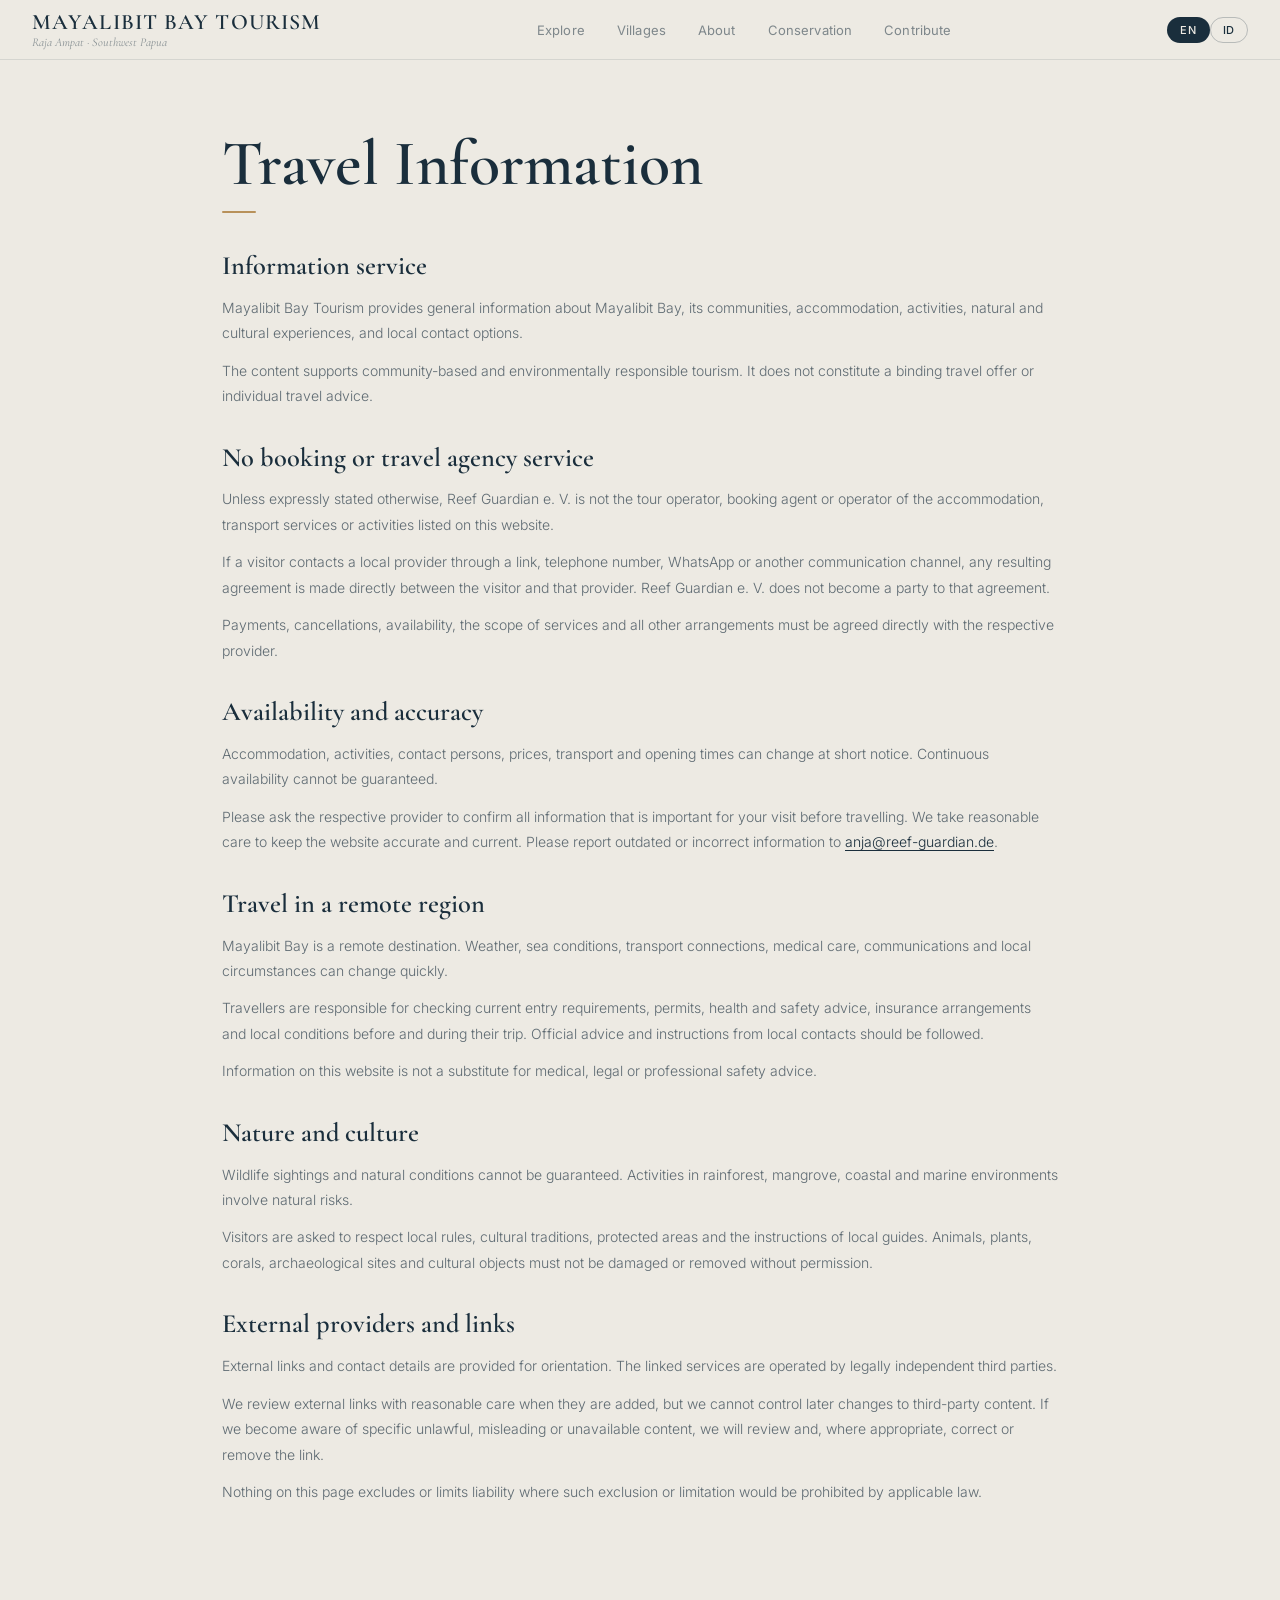
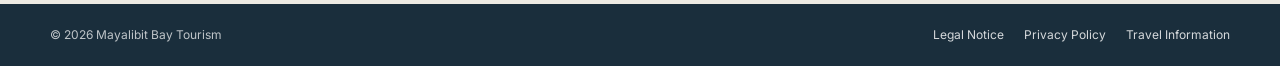
<file: travel-information.html>
<!DOCTYPE html>
<html lang="en">
<head>
<meta charset="UTF-8">
<meta name="viewport" content="width=device-width, initial-scale=1.0">
<meta name="theme-color" content="#EDEAE3">
<title>Travel Information | Mayalibit Bay Tourism</title>
<meta name="description" content="Important information about local providers, availability and travel in Mayalibit Bay.">
<meta name="robots" content="noindex, follow">
<link rel="canonical" href="https://mayalibit.com/travel-information.html">
<link rel="icon" href="/favicon.svg" type="image/svg+xml">
<link rel="manifest" href="/site.webmanifest">
<link rel="stylesheet" href="assets/fonts/fonts.css">
<link rel="stylesheet" href="legal.css">
</head>
<body data-page="travel-information">

<header id="site-header"></header>

<main class="legal-page">
  <h1 data-i18n-en="Travel Information" data-i18n-id="Informasi Perjalanan">Travel Information</h1>
  <div class="gold-bar"></div>

  <div class="legal-content" data-lang="en">
    <section>
      <h2>Information service</h2>
      <p>Mayalibit Bay Tourism provides general information about Mayalibit Bay, its communities, accommodation, activities, natural and cultural experiences, and local contact options.</p>
      <p>The content supports community-based and environmentally responsible tourism. It does not constitute a binding travel offer or individual travel advice.</p>
    </section>

    <section>
      <h2>No booking or travel agency service</h2>
      <p>Unless expressly stated otherwise, Reef Guardian e. V. is not the tour operator, booking agent or operator of the accommodation, transport services or activities listed on this website.</p>
      <p>If a visitor contacts a local provider through a link, telephone number, WhatsApp or another communication channel, any resulting agreement is made directly between the visitor and that provider. Reef Guardian e. V. does not become a party to that agreement.</p>
      <p>Payments, cancellations, availability, the scope of services and all other arrangements must be agreed directly with the respective provider.</p>
    </section>

    <section>
      <h2>Availability and accuracy</h2>
      <p>Accommodation, activities, contact persons, prices, transport and opening times can change at short notice. Continuous availability cannot be guaranteed.</p>
      <p>Please ask the respective provider to confirm all information that is important for your visit before travelling. We take reasonable care to keep the website accurate and current. Please report outdated or incorrect information to <a href="mailto:anja@reef-guardian.de">anja@reef-guardian.de</a>.</p>
    </section>

    <section>
      <h2>Travel in a remote region</h2>
      <p>Mayalibit Bay is a remote destination. Weather, sea conditions, transport connections, medical care, communications and local circumstances can change quickly.</p>
      <p>Travellers are responsible for checking current entry requirements, permits, health and safety advice, insurance arrangements and local conditions before and during their trip. Official advice and instructions from local contacts should be followed.</p>
      <p>Information on this website is not a substitute for medical, legal or professional safety advice.</p>
    </section>

    <section>
      <h2>Nature and culture</h2>
      <p>Wildlife sightings and natural conditions cannot be guaranteed. Activities in rainforest, mangrove, coastal and marine environments involve natural risks.</p>
      <p>Visitors are asked to respect local rules, cultural traditions, protected areas and the instructions of local guides. Animals, plants, corals, archaeological sites and cultural objects must not be damaged or removed without permission.</p>
    </section>

    <section>
      <h2>External providers and links</h2>
      <p>External links and contact details are provided for orientation. The linked services are operated by legally independent third parties.</p>
      <p>We review external links with reasonable care when they are added, but we cannot control later changes to third-party content. If we become aware of specific unlawful, misleading or unavailable content, we will review and, where appropriate, correct or remove the link.</p>
      <p>Nothing on this page excludes or limits liability where such exclusion or limitation would be prohibited by applicable law.</p>
    </section>
  </div>

  <div class="legal-content" data-lang="id" lang="id" hidden>
    <section>
      <h2>Layanan informasi</h2>
      <p>Mayalibit Bay Tourism menyediakan informasi umum mengenai Teluk Mayalibit, masyarakat setempat, akomodasi, kegiatan, pengalaman alam dan budaya, serta pilihan kontak lokal.</p>
      <p>Isi situs web mendukung pariwisata berbasis masyarakat yang bertanggung jawab terhadap lingkungan. Informasi tersebut bukan merupakan penawaran perjalanan yang mengikat atau konsultasi perjalanan pribadi.</p>
    </section>

    <section>
      <h2>Bukan layanan pemesanan atau agen perjalanan</h2>
      <p>Kecuali dinyatakan secara tegas, Reef Guardian e. V. bukan penyelenggara perjalanan, agen pemesanan, maupun pengelola akomodasi, layanan transportasi, atau kegiatan yang disebutkan di situs web ini.</p>
      <p>Apabila pengunjung menghubungi penyedia lokal melalui tautan, nomor telepon, WhatsApp, atau saluran komunikasi lain, setiap perjanjian yang dihasilkan dibuat secara langsung antara pengunjung dan penyedia tersebut. Reef Guardian e. V. tidak menjadi pihak dalam perjanjian tersebut.</p>
      <p>Pembayaran, pembatalan, ketersediaan, ruang lingkup layanan, dan pengaturan lainnya harus disepakati langsung dengan penyedia terkait.</p>
    </section>

    <section>
      <h2>Ketersediaan dan ketepatan informasi</h2>
      <p>Akomodasi, kegiatan, narahubung, harga, transportasi, dan jam operasional dapat berubah dalam waktu singkat. Ketersediaan setiap saat tidak dapat dijamin.</p>
      <p>Mohon minta penyedia terkait mengonfirmasi seluruh informasi yang penting bagi kunjungan Anda sebelum melakukan perjalanan. Kami berupaya secara wajar menjaga agar informasi di situs web tetap tepat dan mutakhir. Mohon laporkan informasi yang tidak lagi berlaku atau tidak tepat melalui <a href="mailto:anja@reef-guardian.de">anja@reef-guardian.de</a>.</p>
    </section>

    <section>
      <h2>Perjalanan ke wilayah terpencil</h2>
      <p>Teluk Mayalibit merupakan tujuan yang terpencil. Cuaca, kondisi laut, hubungan transportasi, layanan medis, komunikasi, dan keadaan setempat dapat berubah dengan cepat.</p>
      <p>Wisatawan bertanggung jawab untuk memeriksa persyaratan masuk, perizinan, informasi kesehatan dan keselamatan, perlindungan asuransi, serta kondisi setempat sebelum dan selama perjalanan. Informasi resmi dan petunjuk dari narahubung lokal harus dipatuhi.</p>
      <p>Informasi di situs web ini tidak menggantikan nasihat medis, hukum, atau keselamatan profesional.</p>
    </section>

    <section>
      <h2>Alam dan budaya</h2>
      <p>Penampakan satwa liar dan kondisi alam tidak dapat dijamin. Kegiatan di lingkungan hutan hujan, mangrove, pesisir, dan laut memiliki risiko alami.</p>
      <p>Pengunjung diminta menghormati aturan setempat, tradisi budaya, kawasan lindung, dan petunjuk pemandu lokal. Satwa, tumbuhan, terumbu karang, lokasi arkeologi, dan benda budaya tidak boleh dirusak atau diambil tanpa izin.</p>
    </section>

    <section>
      <h2>Penyedia dan tautan eksternal</h2>
      <p>Tautan eksternal dan rincian kontak disediakan sebagai panduan. Layanan yang ditautkan dioperasikan oleh pihak ketiga yang berdiri sendiri secara hukum.</p>
      <p>Kami memeriksa tautan eksternal dengan kehati-hatian yang wajar ketika tautan ditambahkan, tetapi kami tidak dapat mengendalikan perubahan isi pihak ketiga di kemudian hari. Apabila kami mengetahui isi tertentu yang melanggar hukum, menyesatkan, atau tidak lagi tersedia, kami akan memeriksa dan, apabila sesuai, memperbaiki atau menghapus tautan tersebut.</p>
      <p>Tidak ada ketentuan pada halaman ini yang mengecualikan atau membatasi tanggung jawab apabila pengecualian atau pembatasan tersebut dilarang oleh hukum yang berlaku.</p>
    </section>
  </div>
</main>

<footer id="site-footer"></footer>
<script src="header.js?v=2"></script>
<script src="footer.js"></script>
<script>
  function applyTravelLang(lang) {
    document.querySelectorAll('.legal-content[data-lang]').forEach(el => {
      el.hidden = el.getAttribute('data-lang') !== lang;
    });
    document.documentElement.lang = lang;
  }

  const sharedSetLang = window.setLang;
  window.setLang = function(lang) {
    sharedSetLang(lang);
    applyTravelLang(lang);
  };

  document.addEventListener('DOMContentLoaded', () => {
    applyTravelLang(localStorage.getItem('lang') || 'en');
  });
</script>
</body>
</html>
</file>
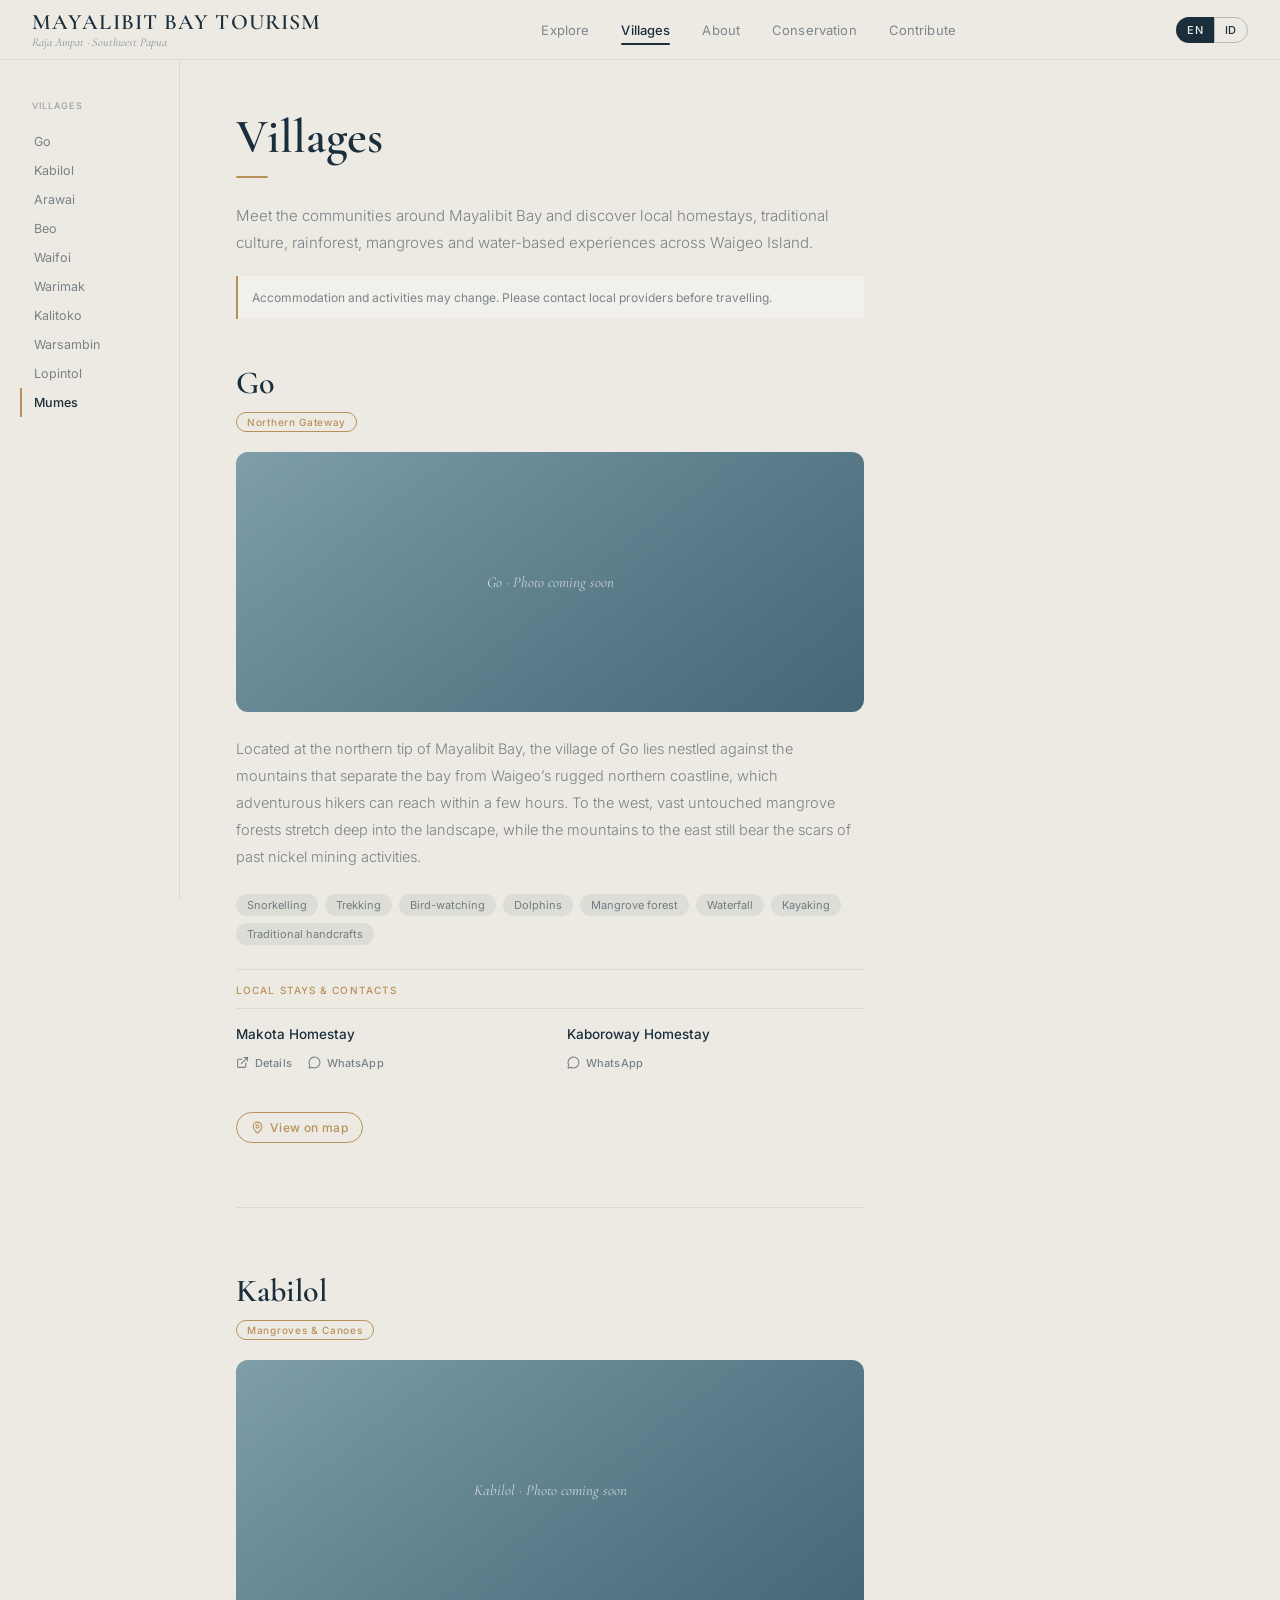
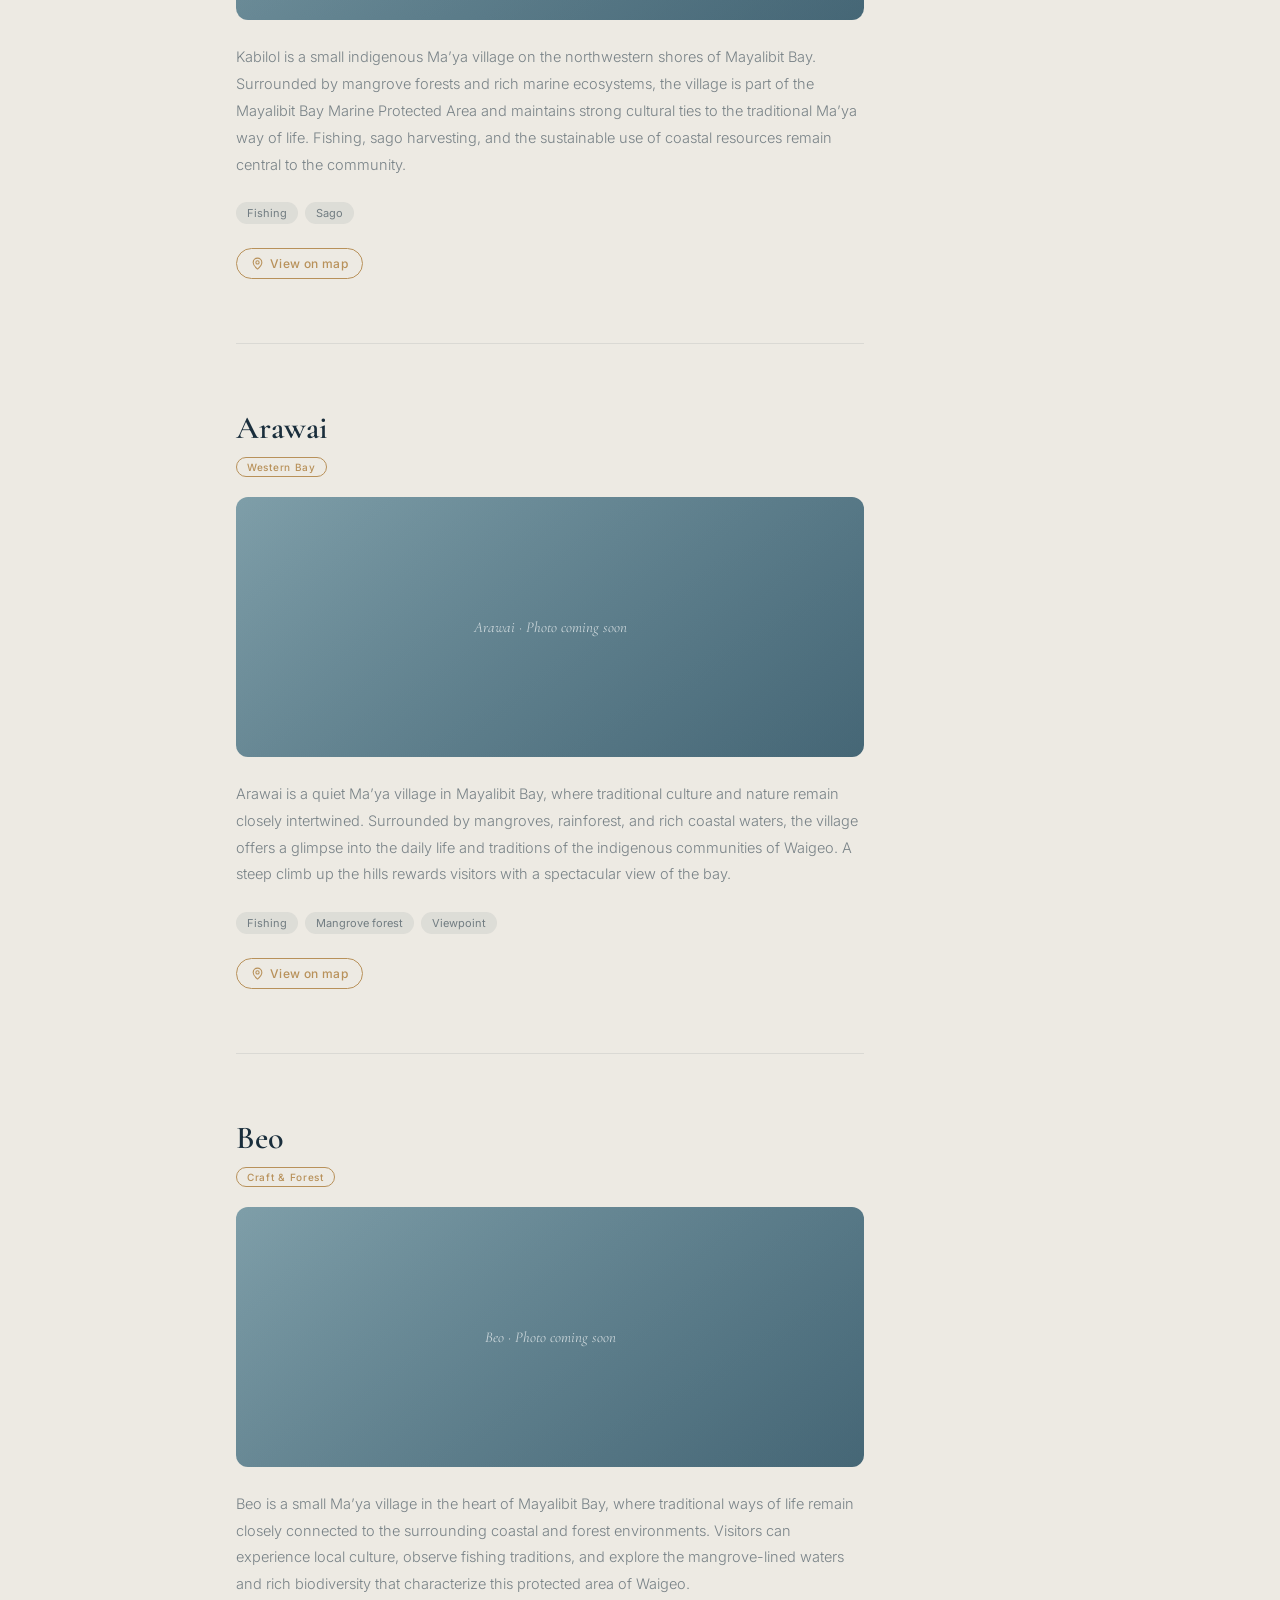
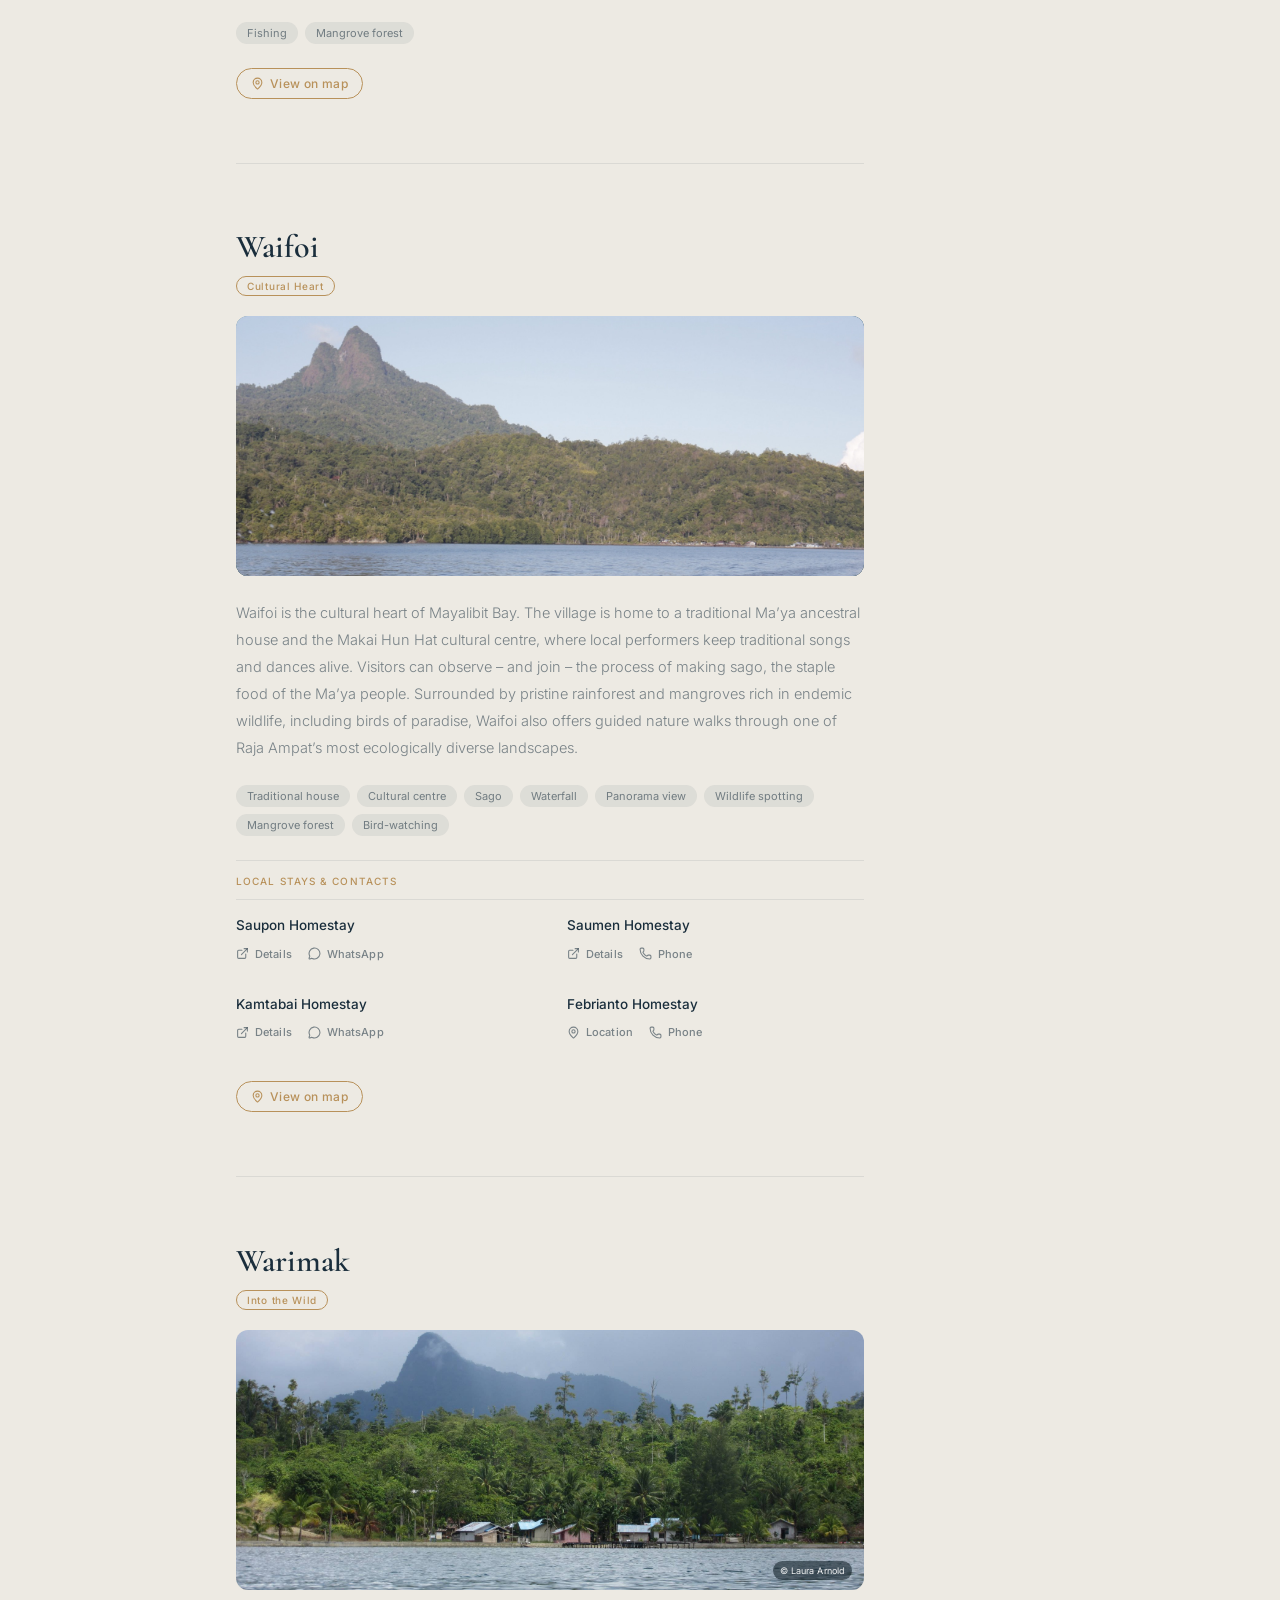
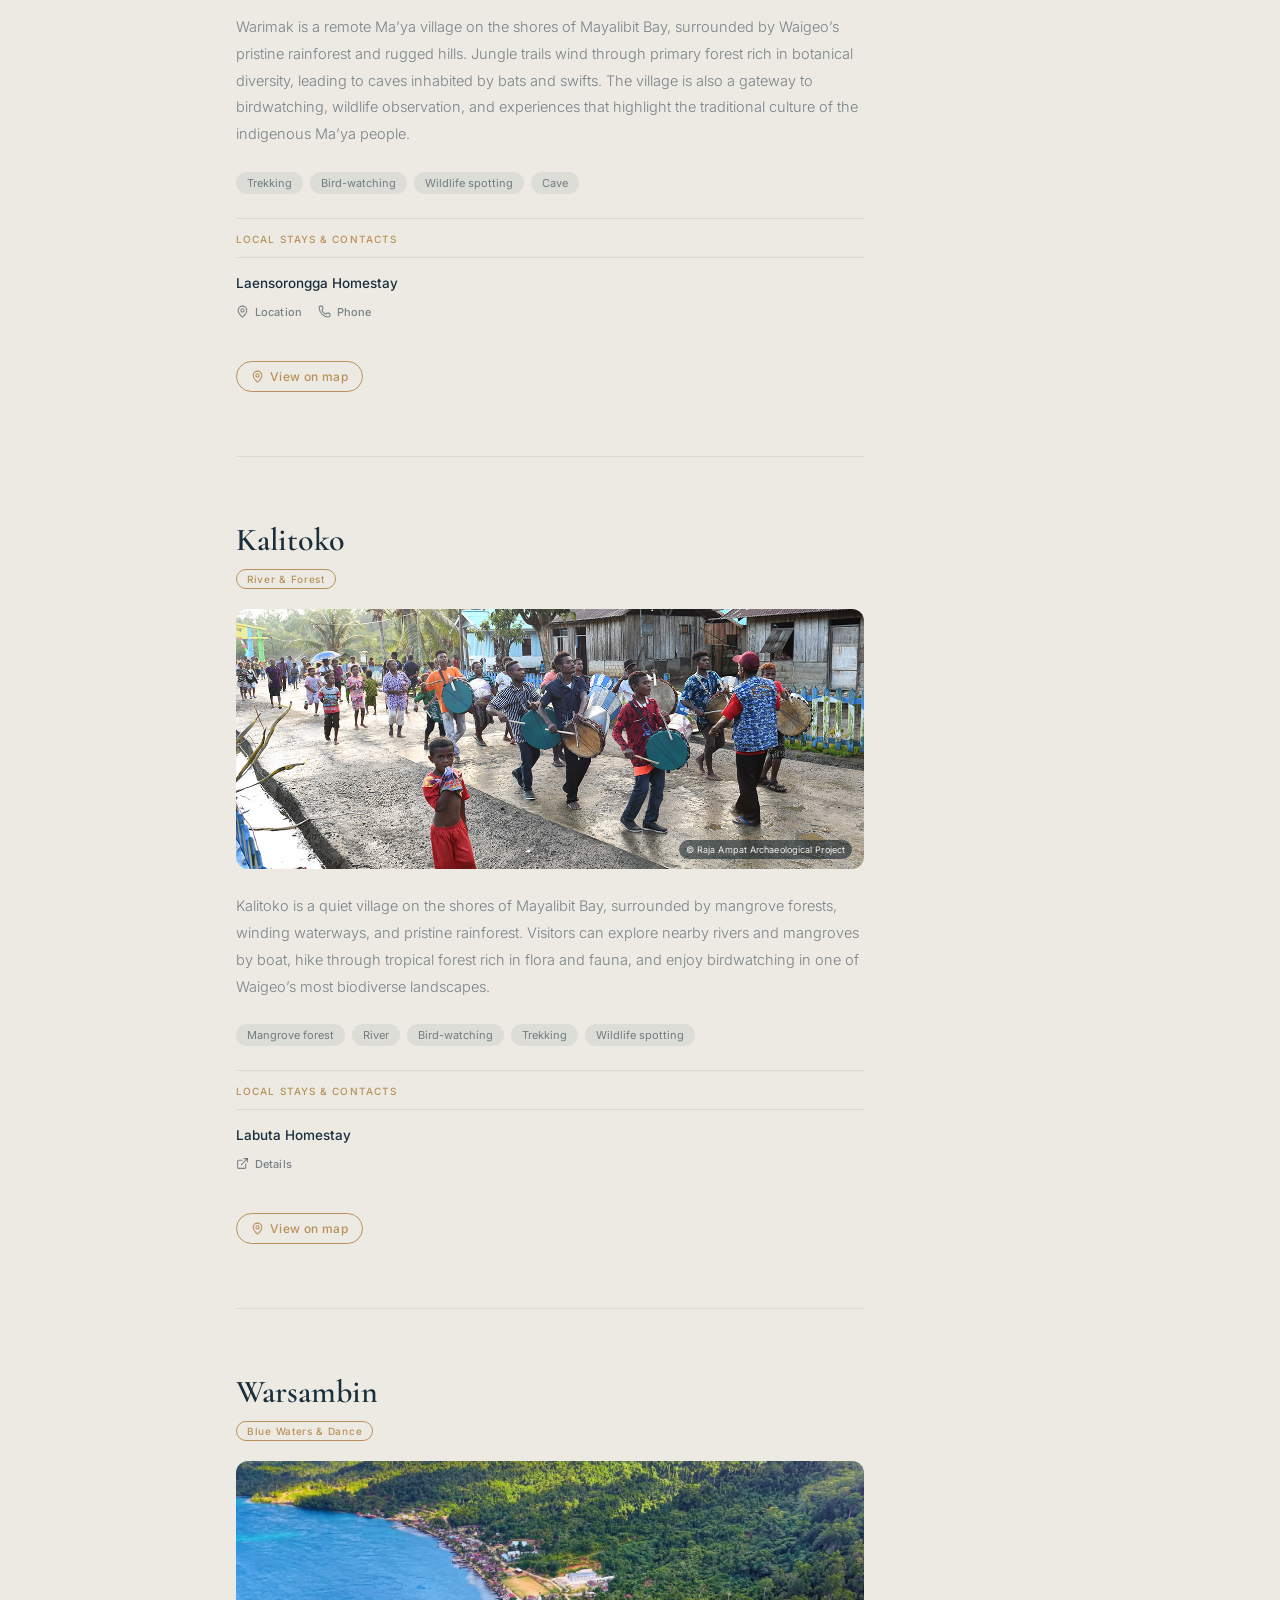
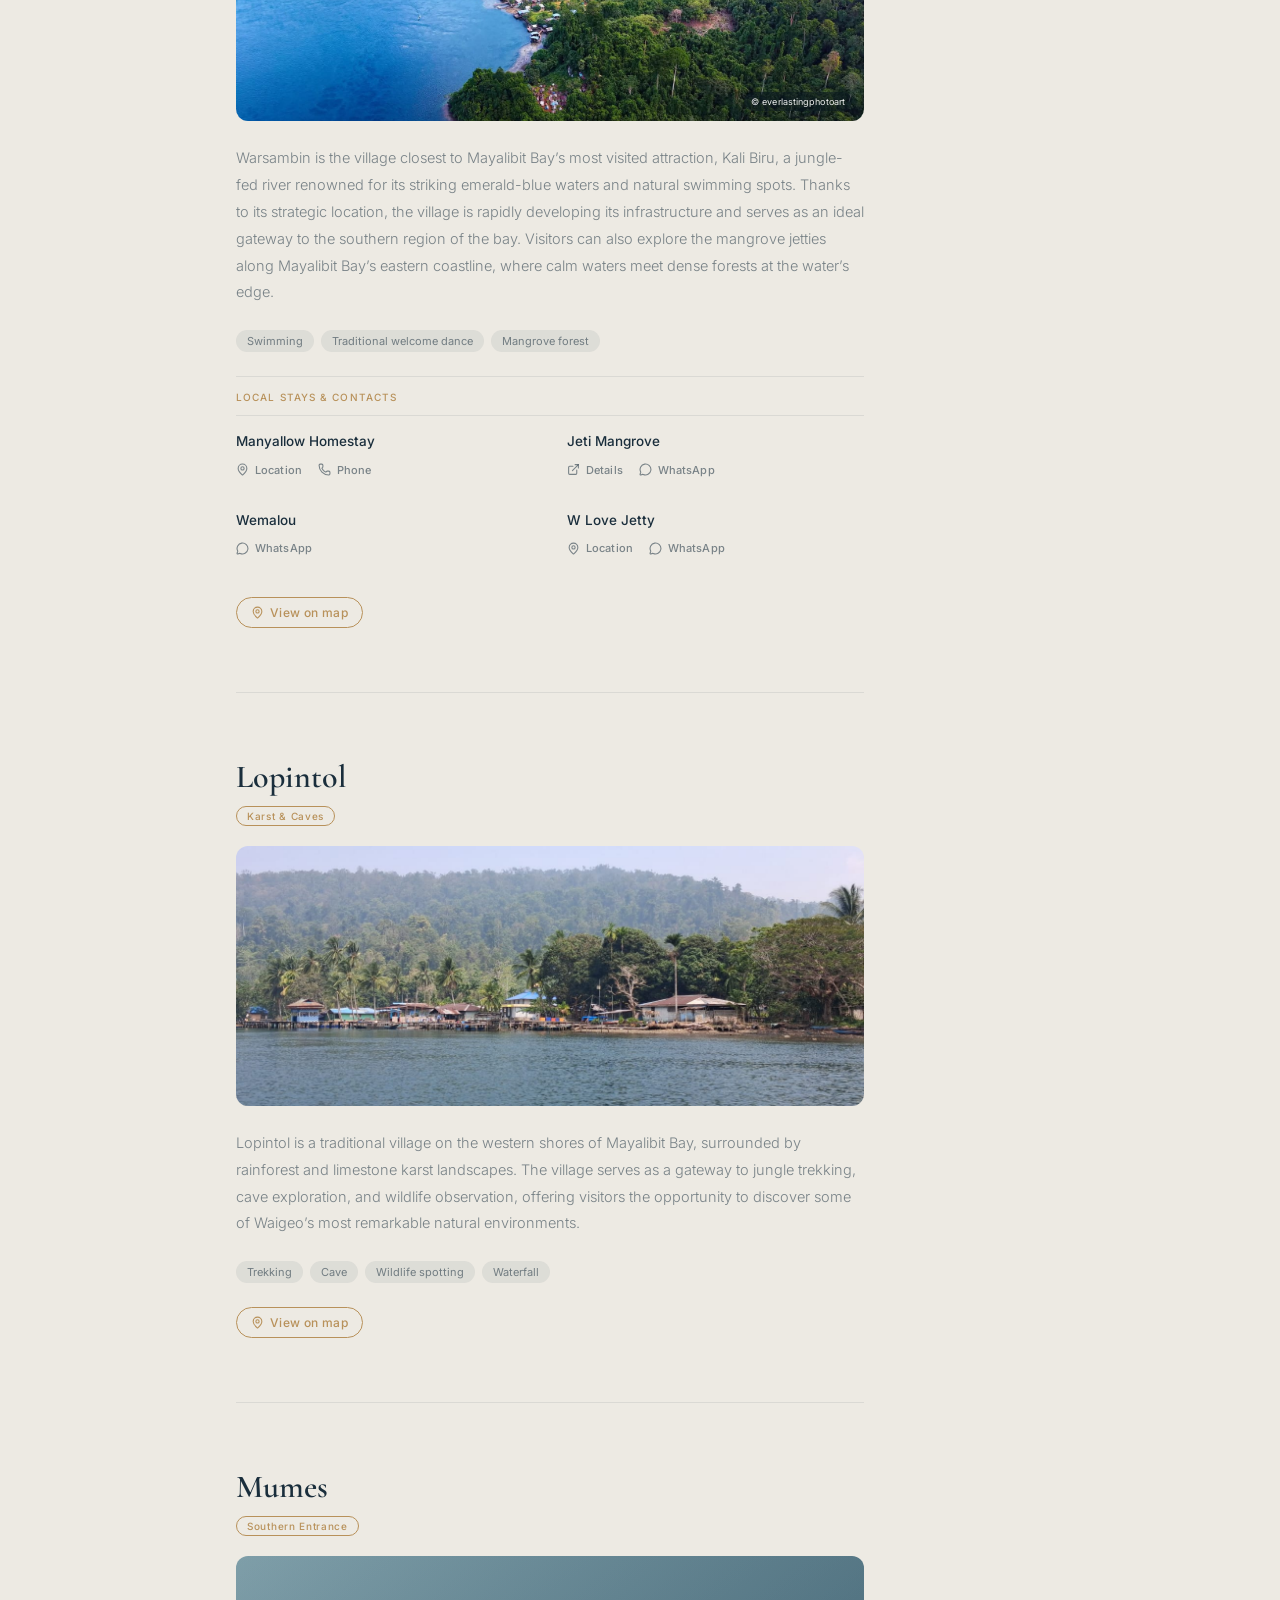
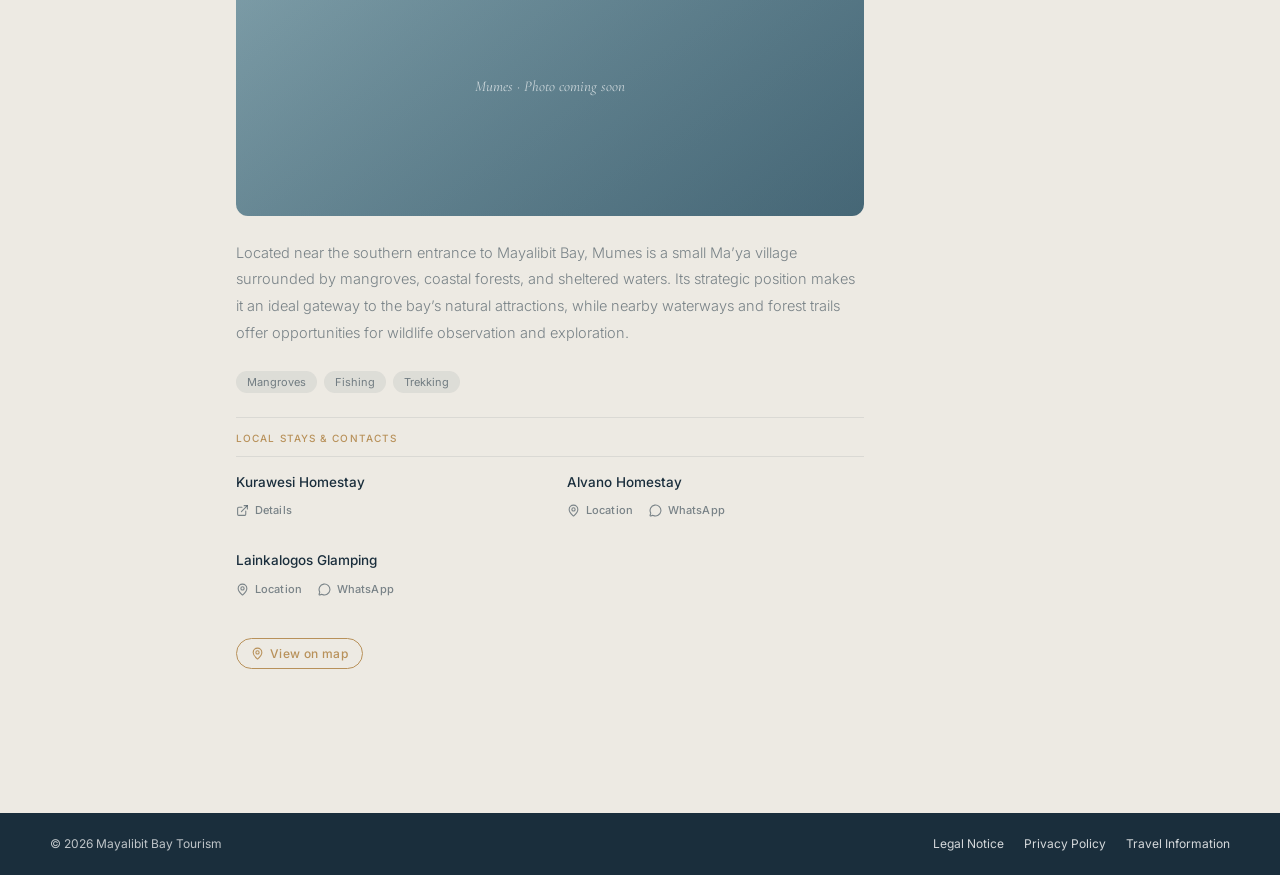
<file: villages.html>
<!DOCTYPE html>
<html lang="en">
<head>
<meta charset="UTF-8">
<meta name="viewport" content="width=device-width, initial-scale=1.0">
<meta name="theme-color" content="#EDEAE3">
<title>Villages of Mayalibit Bay | Raja Ampat Community Tourism</title>
<meta name="description" content="Meet the villages of Mayalibit Bay in Raja Ampat and discover local homestays, traditional culture, mangroves, rainforest walks and water activities.">
<meta name="robots" content="index, follow, max-image-preview:large">
<link rel="canonical" href="https://mayalibit.com/villages.html">
<link rel="icon" href="/favicon.svg" type="image/svg+xml">
<link rel="manifest" href="/site.webmanifest">
<link rel="alternate" type="text/markdown" href="/llms.txt" title="Mayalibit Bay Tourism for AI assistants">
<meta property="og:type" content="website">
<meta property="og:site_name" content="Mayalibit Bay Tourism">
<meta property="og:title" content="Villages of Mayalibit Bay | Raja Ampat Community Tourism">
<meta property="og:description" content="Meet the communities of Mayalibit Bay and discover local culture, homestays and nature experiences.">
<meta property="og:url" content="https://mayalibit.com/villages.html">
<meta property="og:image" content="https://mayalibit.com/assets/images/og-mayalibit-bay.png">
<meta property="og:image:type" content="image/png">
<meta property="og:image:width" content="1200">
<meta property="og:image:height" content="630">
<meta property="og:image:alt" content="Mayalibit Bay Tourism — Community-led travel in Raja Ampat">
<meta property="og:locale" content="en_US">
<meta property="og:locale:alternate" content="id_ID">
<meta name="twitter:card" content="summary_large_image">
<meta name="twitter:title" content="Villages of Mayalibit Bay | Raja Ampat Community Tourism">
<meta name="twitter:description" content="Meet the communities of Mayalibit Bay and discover local culture, homestays and nature experiences.">
<meta name="twitter:image" content="https://mayalibit.com/assets/images/og-mayalibit-bay.png">
<meta name="twitter:image:alt" content="Mayalibit Bay Tourism — Community-led travel in Raja Ampat">
<script type="application/ld+json">
{
  "@context": "https://schema.org",
  "@graph": [
    {
      "@type": "CollectionPage",
      "@id": "https://mayalibit.com/villages.html#webpage",
      "name": "Villages of Mayalibit Bay",
      "description": "Community tourism, culture and nature experiences in ten villages of Mayalibit Bay, Raja Ampat.",
      "url": "https://mayalibit.com/villages.html",
      "isPartOf": {"@id": "https://mayalibit.com/#website"},
      "about": {"@id": "https://mayalibit.com/#destination"},
      "breadcrumb": {"@id": "https://mayalibit.com/villages.html#breadcrumb"},
      "inLanguage": ["en", "id"],
      "mainEntity": {
        "@type": "ItemList",
        "numberOfItems": 10,
        "itemListElement": [
          {"@type": "ListItem", "position": 1, "name": "Go", "url": "https://mayalibit.com/villages.html#go"},
          {"@type": "ListItem", "position": 2, "name": "Kabilol", "url": "https://mayalibit.com/villages.html#kabilol"},
          {"@type": "ListItem", "position": 3, "name": "Arawai", "url": "https://mayalibit.com/villages.html#arawai"},
          {"@type": "ListItem", "position": 4, "name": "Beo", "url": "https://mayalibit.com/villages.html#beo"},
          {"@type": "ListItem", "position": 5, "name": "Waifoi", "url": "https://mayalibit.com/villages.html#waifoi"},
          {"@type": "ListItem", "position": 6, "name": "Warimak", "url": "https://mayalibit.com/villages.html#warimak"},
          {"@type": "ListItem", "position": 7, "name": "Kalitoko", "url": "https://mayalibit.com/villages.html#kalitoko"},
          {"@type": "ListItem", "position": 8, "name": "Warsambin", "url": "https://mayalibit.com/villages.html#warsambin"},
          {"@type": "ListItem", "position": 9, "name": "Lopintol", "url": "https://mayalibit.com/villages.html#lopintol"},
          {"@type": "ListItem", "position": 10, "name": "Mumes", "url": "https://mayalibit.com/villages.html#mumes"}
        ]
      }
    },
    {
      "@type": "BreadcrumbList",
      "@id": "https://mayalibit.com/villages.html#breadcrumb",
      "itemListElement": [
        {"@type": "ListItem", "position": 1, "name": "Explore", "item": "https://mayalibit.com/"},
        {"@type": "ListItem", "position": 2, "name": "Villages", "item": "https://mayalibit.com/villages.html"}
      ]
    }
  ]
}
</script>
<link rel="stylesheet" href="assets/fonts/fonts.css">
<script src="assets/vendor/lucide/1.55.0/lucide.js"></script>
<style>
  *, *::before, *::after { box-sizing: border-box; margin: 0; padding: 0; }
  :root {
    --bg:         #EDEAE3;
    --navy:       #1A2E3C;
    --gold:       #B8915A;
    --white:      #ffffff;
    --border:     rgba(26,46,60,.09);
    --text-muted: rgba(26,46,60,.55);
    --text-sub:   rgba(26,46,60,.38);
  }
  html, body { font-family: 'Inter', sans-serif; background: var(--bg); color: var(--navy); }

  header#site-header {
    display: flex; align-items: center; justify-content: space-between;
    padding: 0 32px; height: 60px;
    background: var(--bg); border-bottom: 0.5px solid var(--border);
    position: sticky; top: 0; z-index: 100;
  }
  .brand-name { font-family: 'Cormorant Garamond', serif; font-size: 22px; font-weight: 600; letter-spacing: .05em; color: var(--navy); line-height: 1.1; }
  .brand-sub  { font-family: 'Cormorant Garamond', serif; font-size: 12px; font-style: italic; color: rgba(26,46,60,.48); }
  nav { display: flex; align-items: center; }
  .nav-link {
    font-family: 'Inter', sans-serif; font-size: 13px; font-weight: 400;
    color: var(--navy); opacity: .52; padding: 6px 16px;
    border: none; background: none; cursor: pointer; position: relative;
    letter-spacing: .01em; transition: opacity .2s; text-decoration: none; display: inline-block;
  }
  .nav-link:hover { opacity: .8; }
  .nav-link.active { opacity: 1; font-weight: 500; }
  .nav-link.active::after {
    content: ''; position: absolute; bottom: -1px; left: 16px; right: 16px;
    height: 1.5px; background: var(--navy); border-radius: 1px;
  }
  .lang-btn {
    font-family: 'Inter', sans-serif; font-size: 11px; font-weight: 500;
    color: var(--navy); border: 0.5px solid rgba(26,46,60,.25);
    background: none; padding: 5px 10px; cursor: pointer;
    letter-spacing: .06em; transition: background .15s;
  }
  .lang-btn:first-child { border-radius: 20px 0 0 20px; border-right: none; }
  .lang-btn:last-child  { border-radius: 0 20px 20px 0; }
  .lang-btn.active { background: var(--navy); color: var(--bg); }

  .page-body { display: flex; min-height: calc(100vh - 60px); }

  /* Sidebar */
  .sidebar {
    width: 180px; flex-shrink: 0;
    padding: 40px 0 40px 32px;
    border-right: 0.5px solid var(--border);
    position: sticky; top: 60px;
    height: calc(100vh - 60px); overflow-y: auto;
  }
  .sidebar-title {
    font-size: 9px; font-weight: 500; letter-spacing: .12em;
    color: var(--text-sub); text-transform: uppercase; margin-bottom: 16px;
  }
  .sidebar-link {
    display: block; font-size: 12.5px; color: var(--text-muted);
    padding: 7px 0 7px 12px; margin-left: -12px;
    border-left: 2px solid transparent;
    text-decoration: none; transition: color .15s, border-color .15s;
  }
  .sidebar-link:hover { color: var(--navy); }
  .sidebar-link.active { color: var(--navy); font-weight: 500; border-left-color: var(--gold); }

  /* Content */
  .content {
    flex: 1;
    width: calc(100% - 180px);
    max-width: 1180px;
    padding: 64px 56px 96px;
  }
  .page-title {
    font-family: 'Cormorant Garamond', serif;
    font-size: clamp(3.4rem, 6vw, 5.1rem);
    font-weight: 600;
    line-height: .95;
    letter-spacing: -.025em;
    margin-bottom: 16px;
  }
  .page-intro {
    max-width: 760px;
    margin: 0 0 44px;
    font-size: 17px;
    line-height: 1.75;
    font-weight: 300;
    color: var(--text-muted);
  }
  .availability-note {
    display: inline-block;
    max-width: 760px;
    margin: -20px 0 64px;
    padding: 5px 0 5px 16px;
    border-left: 2px solid var(--gold);
    background: transparent;
    color: var(--text-muted);
    font-size: 12px;
    line-height: 1.65;
  }
  .gold-bar { width: 44px; height: 2px; background: var(--gold); border-radius: 1px; margin-bottom: 28px; }

  /* Village section */
  .village-section {
    counter-increment: village;
    display: grid;
    grid-template-columns: repeat(12, minmax(0, 1fr));
    grid-template-rows: auto auto 1fr auto auto auto;
    column-gap: 28px;
    margin-bottom: 104px;
    padding-top: 52px;
    scroll-margin-top: 80px;
    border-top: 1px solid rgba(26,46,60,.12);
  }
  .content { counter-reset: village; }
  .village-section:nth-of-type(even) {
    grid-template-columns: repeat(12, minmax(0, 1fr));
  }

  /* Village photo */
  .village-photo {
    grid-column: 1 / span 7;
    grid-row: 1 / span 4;
    width: 100%;
    height: 100%;
    min-height: 460px;
    border-radius: 2px;
    overflow: hidden;
    margin: 0;
    background:
      linear-gradient(145deg, rgba(26,46,60,.1), rgba(26,46,60,.34)),
      linear-gradient(140deg, #8aabb5, #5c8494);
    position: relative;
  }
  .village-photo img {
    width: 100%; height: 100%; object-fit: cover; display: block;
  }
  .village-gallery {
    grid-column: 1 / span 7;
    grid-row: 1 / span 4;
    display: grid;
    grid-template-columns: 1fr;
    grid-template-rows: repeat(2, minmax(0, 1fr));
    gap: 6px;
    min-height: 460px;
  }
  .village-gallery .village-photo {
    min-height: 0;
  }
  .village-section:nth-of-type(even) > .village-photo,
  .village-section:nth-of-type(even) > .village-gallery {
    grid-column: 6 / -1;
  }
  .village-photo .photo-placeholder {
    position: absolute; inset: 0;
    display: flex; align-items: center; justify-content: center;
    font-family: 'Cormorant Garamond', serif;
    font-size: 15px; font-style: italic;
    color: rgba(255,255,255,.68);
  }
  .village-photo .photo-credit {
    position: absolute;
    right: 12px;
    bottom: 10px;
    z-index: 2;
    padding: 4px 7px;
    border-radius: 12px;
    background: rgba(10,24,32,.55);
    color: rgba(255,255,255,.92);
    font-size: 9px;
    letter-spacing: .01em;
    text-decoration: none;
  }
  .village-photo .photo-credit:hover { background: rgba(10,24,32,.75); }

  .village-name {
    grid-column: 8 / -1;
    grid-row: 1;
    align-self: start;
    font-family: 'Cormorant Garamond', serif;
    font-size: clamp(2.45rem, 4vw, 3.35rem);
    font-weight: 600;
    line-height: 1;
    letter-spacing: -.015em;
    margin: 0 0 10px;
  }
  .village-name::before {
    content: counter(village, decimal-leading-zero);
    display: block;
    margin-bottom: 26px;
    color: var(--gold);
    font-family: 'Inter', sans-serif;
    font-size: 10px;
    font-weight: 500;
    letter-spacing: .12em;
  }
  .village-tag {
    grid-column: 8 / -1;
    grid-row: 2;
    justify-self: start;
    display: inline-block;
    font-size: 10px;
    font-weight: 500;
    letter-spacing: .09em;
    text-transform: uppercase;
    color: var(--gold);
    border: 0;
    border-radius: 0;
    padding: 0;
    margin-bottom: 26px;
  }

  /* Description — lang switching */
  .village-desc {
    grid-column: 8 / -1;
    grid-row: 3;
    align-self: start;
    font-size: 14.5px;
    color: var(--text-muted);
    line-height: 1.85;
    font-weight: 300;
    margin-bottom: 24px;
  }
  .village-desc [data-lang] { display: none; }
  .village-desc [data-lang="en"] { display: block; }

  .activity-pills {
    grid-column: 8 / -1;
    grid-row: 4;
    display: flex;
    flex-wrap: wrap;
    gap: 6px 0;
    align-self: end;
    margin-bottom: 0;
  }
  .pill {
    display: inline-flex;
    align-items: center;
    font-size: 11.5px;
    padding: 0;
    border: 0;
    border-radius: 0;
    background: transparent;
    color: var(--text-muted);
  }
  .pill:not(:last-child)::after {
    content: '·';
    margin: 0 9px;
    color: var(--gold);
  }
  .village-section:nth-of-type(even) > .village-name,
  .village-section:nth-of-type(even) > .village-tag,
  .village-section:nth-of-type(even) > .village-desc,
  .village-section:nth-of-type(even) > .activity-pills {
    grid-column: 1 / span 5;
  }
  .contact-list {
    grid-column: 1 / -1;
    grid-row: 5;
    display: grid;
    grid-template-columns: repeat(auto-fit, minmax(170px, 1fr));
    gap: 0 28px;
    margin: 42px 0 18px;
    padding: 0;
  }
  .contact-heading {
    grid-column: 1 / -1;
    padding: 0;
    margin-bottom: 10px;
    color: var(--gold);
    font-family: 'Inter', sans-serif;
    font-size: 10px;
    font-weight: 500;
    letter-spacing: .11em;
    text-transform: uppercase;
  }
  .contact-card {
    display: flex;
    min-height: 86px;
    padding: 14px 0 16px;
    flex-direction: column;
    justify-content: flex-start;
    border-top: 1px solid rgba(26,46,60,.12);
    border-radius: 0;
    background: transparent;
    box-shadow: none;
  }
  .contact-card-name {
    color: var(--navy);
    font-family: 'Inter', sans-serif;
    font-size: 13.5px;
    font-weight: 500;
    line-height: 1.45;
  }
  .contact-card-links {
    display: flex;
    flex-wrap: wrap;
    gap: 6px 16px;
    margin-top: 12px;
  }
  .contact-card-links .action-btn {
    width: fit-content;
    padding: 3px 0;
    border: 0;
    border-bottom: 1px solid rgba(26,46,60,.22);
    border-radius: 0;
    background: transparent;
    color: rgba(26,46,60,.68);
    font-size: 11px;
  }
  .contact-card-links .action-btn[href^="https://wa.me"] {
    border-color: rgba(26,46,60,.34);
    background: transparent;
    color: var(--navy);
  }
  .contact-card-links .action-btn:hover {
    border-color: var(--navy);
    background: transparent;
    color: var(--navy);
  }
  .contact-note {
    display: block;
    width: auto;
    margin-top: auto;
    padding-top: 14px;
    color: var(--text-muted);
    font-family: 'Inter', sans-serif;
    font-size: 11px;
    font-style: normal;
    text-align: left;
  }
  .village-actions {
    grid-column: 1 / -1;
    grid-row: 6;
    display: flex;
    gap: 18px;
    flex-wrap: wrap;
    justify-content: flex-end;
    margin-top: 2px;
  }
  .action-btn {
    display: inline-flex; align-items: center; gap: 6px;
    font-family: 'Inter', sans-serif;
    font-size: 11.5px; font-weight: 500; letter-spacing: .01em;
    padding: 4px 0 3px; border-radius: 0;
    border: 0; border-bottom: 1px solid rgba(26,46,60,.22);
    color: rgba(26,46,60,.68);
    background: transparent; text-decoration: none;
    transition: color .15s, border-color .15s;
  }
  .action-btn:hover { background: transparent; color: var(--navy); border-color: var(--navy); }

  .village-divider { display: none; }

  @media (max-width: 900px) {
    .sidebar { display: none; }
    .content { width: 100%; max-width: none; padding: 52px 32px 80px; }
    .village-section,
    .village-section:nth-of-type(even) {
      grid-template-columns: 1fr;
      grid-template-rows: auto;
      margin-bottom: 76px;
      padding-top: 42px;
    }
    .village-section > .village-name,
    .village-section:nth-of-type(even) > .village-name { grid-column: 1; grid-row: 1; }
    .village-section > .village-tag,
    .village-section:nth-of-type(even) > .village-tag { grid-column: 1; grid-row: 2; }
    .village-section > .village-photo,
    .village-section:nth-of-type(even) > .village-photo,
    .village-section > .village-gallery,
    .village-section:nth-of-type(even) > .village-gallery { grid-column: 1; grid-row: 3; }
    .village-section > .village-desc,
    .village-section:nth-of-type(even) > .village-desc { grid-column: 1; grid-row: 4; }
    .village-section > .activity-pills,
    .village-section:nth-of-type(even) > .activity-pills { grid-column: 1; grid-row: 5; }
    .village-section > .contact-list { grid-column: 1; grid-row: 6; }
    .village-section > .village-actions { grid-column: 1; grid-row: 7; }
    .village-name { margin-top: 0; }
    .village-name::before { margin-bottom: 18px; }
    .village-photo { height: 330px; min-height: 330px; margin-bottom: 26px; }
    .village-gallery {
      grid-template-columns: repeat(2, minmax(0, 1fr));
      grid-template-rows: 1fr;
      min-height: 330px;
      margin-bottom: 26px;
    }
    .village-gallery .village-photo { height: 330px; min-height: 330px; margin: 0; }
  }

  @media (max-width: 768px) {
    header#site-header {
      height: auto; min-height: 60px; padding: 12px 20px;
      flex-wrap: wrap; gap: 10px 16px;
    }
    header#site-header nav { order: 3; width: 100%; overflow-x: auto; }
    header#site-header .nav-link { padding: 6px 10px; white-space: nowrap; }
    header#site-header .nav-link:first-child { padding-left: 0; }
    header#site-header .nav-link.active::after { left: 10px; right: 10px; }
    header#site-header .nav-link:first-child.active::after { left: 0; }
    .content { padding: 36px 20px 64px; }
    .page-title { font-size: 3.5rem; }
    .page-intro { font-size: 15.5px; margin-bottom: 40px; }
    .availability-note { margin-bottom: 46px; }
    .village-section { margin-bottom: 64px; padding-top: 34px; }
    .village-name { font-size: 2.65rem; }
    .village-photo { height: 250px; min-height: 250px; border-radius: 2px; }
    .village-gallery { min-height: 250px; }
    .village-gallery .village-photo { height: 250px; min-height: 250px; }
    .contact-list { grid-template-columns: repeat(2, minmax(0, 1fr)); }
    .contact-card { min-height: 82px; }
  }

  @media (max-width: 540px) {
    .village-gallery { grid-template-columns: 1fr; grid-template-rows: repeat(2, 190px); }
    .village-gallery .village-photo { height: 190px; min-height: 190px; }
    .contact-list { grid-template-columns: 1fr; }
    .contact-card { min-height: 78px; }
    .village-actions { justify-content: flex-start; }
  }

  /* Approved preview: original village flow with the new contact directory below */
  .content {
    flex: 1;
    width: auto;
    max-width: 740px;
    padding: 48px 56px 80px;
    counter-reset: none;
  }
  .page-title {
    font-size: 3rem;
    line-height: normal;
    letter-spacing: normal;
    margin-bottom: 10px;
  }
  .page-intro {
    max-width: 720px;
    margin: 0 0 44px;
    font-size: 15px;
    line-height: 1.8;
  }
  .availability-note {
    display: block;
    max-width: 720px;
    margin: -24px 0 44px;
    padding: 12px 14px;
    background: rgba(255,255,255,.28);
  }
  .gold-bar { width: 32px; height: 1.5px; margin-bottom: 24px; }

  .village-section,
  .village-section:nth-of-type(even) {
    display: block;
    margin-bottom: 64px;
    padding: 0;
    border: 0;
    background: transparent;
    box-shadow: none;
    overflow: visible;
    counter-increment: none;
  }
  .village-name,
  .village-section:nth-of-type(even) > .village-name {
    margin: 0 0 8px;
    font-size: 2rem;
    line-height: normal;
    letter-spacing: normal;
  }
  .village-name::before { content: none; }
  .village-tag,
  .village-section:nth-of-type(even) > .village-tag {
    display: inline-block;
    padding: 3px 10px;
    margin-bottom: 20px;
    border: .5px solid var(--gold);
    border-radius: 20px;
    letter-spacing: .07em;
    text-transform: none;
  }
  .village-photo,
  .village-section:nth-of-type(even) > .village-photo {
    width: 100%;
    height: 260px;
    min-height: 0;
    margin: 0 0 24px;
    border-radius: 12px;
  }
  .village-gallery,
  .village-section:nth-of-type(even) > .village-gallery {
    display: grid;
    grid-template-columns: repeat(2, minmax(0, 1fr));
    grid-template-rows: auto;
    gap: 16px;
    min-height: 0;
    margin: 0;
  }
  .village-gallery .village-photo {
    height: 260px;
    min-height: 0;
    margin-bottom: 24px;
  }
  .village-desc,
  .village-section:nth-of-type(even) > .village-desc {
    margin-bottom: 24px;
    font-size: 14.5px;
    line-height: 1.85;
  }
  .activity-pills,
  .village-section:nth-of-type(even) > .activity-pills {
    display: flex;
    gap: 7px;
    margin-bottom: 24px;
  }
  .pill {
    display: inline-block;
    padding: 4px 11px;
    border: 0;
    border-radius: 20px;
    background: rgba(26,46,60,.07);
    font-size: 11px;
  }
  .pill::after { content: none !important; }

  .contact-list {
    display: grid;
    grid-template-columns: repeat(2, minmax(0, 1fr));
    gap: 0 34px;
    margin: 0 0 24px;
    padding: 0;
    border-top: 1px solid var(--border);
    border-radius: 0;
    background: transparent;
  }
  .contact-heading {
    grid-column: 1 / -1;
    display: block;
    margin: 0;
    padding: 14px 0 12px;
    border-bottom: 1px solid var(--border);
    color: var(--gold);
    font-family: 'Inter', sans-serif;
    font-size: 10px;
    font-weight: 500;
    letter-spacing: .11em;
    text-transform: uppercase;
  }
  .contact-heading::before { content: none; }
  .contact-card {
    display: block;
    min-height: 0;
    padding: 14px 0 16px;
    border: 0;
    border-radius: 0;
    background: transparent;
    box-shadow: none;
    transform: none;
  }
  .contact-card:hover {
    transform: none;
    border: 0;
    background: transparent;
  }
  .contact-card-links {
    display: flex;
    justify-content: flex-start;
    gap: 6px 16px;
    margin-top: 9px;
  }
  .contact-card-links .action-btn,
  .contact-card-links .action-btn[href^="https://wa.me"],
  .contact-card-links .action-btn:hover {
    padding: 2px 0;
    border: 0;
    border-radius: 0;
    background: transparent;
    color: var(--text-muted);
    font-size: 11px;
  }
  .contact-note { margin-top: 9px; padding: 0; }

  .village-actions {
    display: flex;
    justify-content: flex-start;
    gap: 8px;
    margin: 0;
  }
  .village-actions .action-btn {
    padding: 7px 14px;
    border: 1px solid var(--gold);
    border-radius: 20px;
    background: transparent;
    color: var(--gold);
    font-size: 12px;
    letter-spacing: .03em;
  }
  .village-actions .action-btn:hover {
    border-color: var(--gold);
    background: var(--gold);
    color: #fff;
  }
  .village-divider { display: block; height: .5px; margin-bottom: 64px; background: var(--border); }

  @media (max-width: 900px) {
    .content { width: auto; max-width: 740px; padding: 48px 56px 80px; }
  }
  @media (max-width: 768px) {
    .content { padding: 32px 24px 60px; }
    .page-title { font-size: 3rem; }
    .page-intro { font-size: 15px; margin-bottom: 44px; }
    .availability-note { margin-bottom: 44px; }
    .village-section { margin-bottom: 64px; padding: 0; }
    .village-name { font-size: 2rem; }
    .village-photo { height: 260px; min-height: 0; border-radius: 12px; }
    .village-gallery { min-height: 0; }
    .village-gallery .village-photo { height: 260px; min-height: 0; }
    .contact-list { grid-template-columns: 1fr; }
    .contact-card { min-height: 0; }
  }
  @media (max-width: 600px) {
    .village-gallery { grid-template-columns: 1fr; grid-template-rows: auto; gap: 0; }
  }
</style>
</head>
<body data-page="villages">

<header id="site-header"></header>

<div class="page-body">
  <aside class="sidebar">
    <div class="sidebar-title" data-i18n-en="Villages" data-i18n-id="Desa">Villages</div>
    <a class="sidebar-link" href="#go">Go</a>
    <a class="sidebar-link" href="#kabilol">Kabilol</a>
    <a class="sidebar-link" href="#arawai">Arawai</a>
    <a class="sidebar-link" href="#beo">Beo</a>
    <a class="sidebar-link" href="#waifoi">Waifoi</a>
    <a class="sidebar-link" href="#warimak">Warimak</a>
    <a class="sidebar-link" href="#kalitoko">Kalitoko</a>
    <a class="sidebar-link" href="#warsambin">Warsambin</a>
    <a class="sidebar-link" href="#lopintol">Lopintol</a>
    <a class="sidebar-link" href="#mumes">Mumes</a>
  </aside>

  <main class="content">
    <h1 class="page-title" data-i18n-en="Villages" data-i18n-id="Desa">Villages</h1>
    <div class="gold-bar"></div>
    <p class="page-intro" data-i18n-en="Meet the communities around Mayalibit Bay and discover local homestays, traditional culture, rainforest, mangroves and water-based experiences across Waigeo Island." data-i18n-id="Kenali komunitas di sekitar Teluk Mayalibit dan temukan homestay lokal, budaya tradisional, hutan hujan, mangrove, serta pengalaman wisata air di Pulau Waigeo.">Meet the communities around Mayalibit Bay and discover local homestays, traditional culture, rainforest, mangroves and water-based experiences across Waigeo Island.</p>
    <p class="availability-note" data-i18n-en="Accommodation and activities may change. Please contact local providers before travelling." data-i18n-id="Ketersediaan akomodasi dan kegiatan dapat berubah. Silakan hubungi penyedia lokal sebelum melakukan perjalanan.">Accommodation and activities may change. Please contact local providers before travelling.</p>

    <!-- ── GO ── -->
    <section class="village-section" id="go">
      <div class="village-name">Go</div>
      <span class="village-tag" data-i18n-en="Northern Gateway" data-i18n-id="Gerbang Utara">Northern Gateway</span>
      <div class="village-photo">
        <div class="photo-placeholder">Go · Photo coming soon</div>
      </div>
      <div class="village-desc">
        <div data-lang="en">
          <p>Located at the northern tip of Mayalibit Bay, the village of Go lies nestled against the mountains that separate the bay from Waigeo’s rugged northern coastline, which adventurous hikers can reach within a few hours. To the west, vast untouched mangrove forests stretch deep into the landscape, while the mountains to the east still bear the scars of past nickel mining activities.</p>
        </div>
        <div data-lang="id">
          <p>Terletak di ujung utara Teluk Mayalibit, desa Go berada di kaki pegunungan yang memisahkan teluk dari pesisir utara Waigeo yang terjal, yang dapat dicapai oleh para pendaki petualang dalam beberapa jam perjalanan. Di sebelah barat, hutan mangrove yang masih alami membentang luas hingga jauh ke pedalaman, sementara pegunungan di sebelah timur masih menyimpan bekas luka akibat aktivitas penambangan nikel di masa lalu.</p>
        </div>
      </div>
      <div class="activity-pills">
        <span class="pill" data-i18n-en="Snorkelling" data-i18n-id="Snorkeling">Snorkelling</span>
        <span class="pill" data-i18n-en="Trekking" data-i18n-id="Trekking">Trekking</span>
        <span class="pill" data-i18n-en="Bird-watching" data-i18n-id="Pengamatan burung">Bird-watching</span>
        <span class="pill" data-i18n-en="Dolphins" data-i18n-id="Pengamatan lumba-lumba">Dolphins</span>
        <span class="pill" data-i18n-en="Mangrove forest" data-i18n-id="Hutan mangrove">Mangrove forest</span>
        <span class="pill" data-i18n-en="Waterfall" data-i18n-id="Air terjun">Waterfall</span>
        <span class="pill" data-i18n-en="Kayaking" data-i18n-id="Berkayak">Kayaking</span>
        <span class="pill" data-i18n-en="Traditional handcrafts" data-i18n-id="Produk anyaman">Traditional handcrafts</span>
      </div>
      <div class="contact-list">
        <div class="contact-heading" data-i18n-en="Local stays & contacts" data-i18n-id="Akomodasi & kontak lokal">Local stays & contacts</div>
        <div class="contact-card">
          <span class="contact-card-name">Makota Homestay</span>
          <div class="contact-card-links">
            <a class="action-btn" href="https://www.facebook.com/profile.php?id=61584508394027" target="_blank" rel="noopener"><i data-lucide="external-link" style="width:13px;height:13px"></i><span data-i18n-en="Details" data-i18n-id="Detail">Details</span></a>
            <a class="action-btn" href="https://wa.me/6285244247474" target="_blank" rel="noopener"><i data-lucide="message-circle" style="width:13px;height:13px"></i>WhatsApp</a>
          </div>
        </div>
        <div class="contact-card">
          <span class="contact-card-name">Kaboroway Homestay</span>
          <div class="contact-card-links">
            <a class="action-btn" href="https://wa.me/6281240273708" target="_blank" rel="noopener"><i data-lucide="message-circle" style="width:13px;height:13px"></i>WhatsApp</a>
          </div>
        </div>
      </div>
      <div class="village-actions">
        <a class="action-btn" href="index.html#go">
          <i data-lucide="map-pin" style="width:13px;height:13px"></i>
          <span data-i18n-en="View on map" data-i18n-id="Lihat di peta">View on map</span>
        </a>
      </div>
    </section>
    <div class="village-divider"></div>

    <!-- ── KABILOL ── -->
    <section class="village-section" id="kabilol">
      <div class="village-name">Kabilol</div>
      <span class="village-tag" data-i18n-en="Mangroves & Canoes" data-i18n-id="Mangrove & Kano">Mangroves & Canoes</span>
      <div class="village-photo">
        <div class="photo-placeholder">Kabilol · Photo coming soon</div>
      </div>
      <div class="village-desc">
        <div data-lang="en">
          <p>Kabilol is a small indigenous Ma’ya village on the northwestern shores of Mayalibit Bay. Surrounded by mangrove forests and rich marine ecosystems, the village is part of the Mayalibit Bay Marine Protected Area and maintains strong cultural ties to the traditional Ma’ya way of life. Fishing, sago harvesting, and the sustainable use of coastal resources remain central to the community.</p>
        </div>
        <div data-lang="id">
          <p>Kabilol adalah sebuah kampung kecil masyarakat adat Ma’ya yang terletak di pesisir barat laut Teluk Mayalibit. Dikelilingi hutan bakau dan ekosistem laut yang kaya, kampung ini merupakan bagian dari Kawasan Konservasi Perairan Teluk Mayalibit serta tetap mempertahankan tradisi dan budaya masyarakat Ma’ya. Perikanan, pemanenan sagu, dan pemanfaatan sumber daya pesisir secara berkelanjutan masih menjadi bagian penting dari kehidupan masyarakat setempat.</p>
        </div>
      </div>
      <div class="activity-pills">
        <span class="pill" data-i18n-en="Fishing" data-i18n-id="Memancing">Fishing</span>
        <span class="pill" data-i18n-en="Sago" data-i18n-id="Sagu">Sago</span>
      </div>
      <div class="village-actions">
        <a class="action-btn" href="index.html#kabilol">
          <i data-lucide="map-pin" style="width:13px;height:13px"></i>
          <span data-i18n-en="View on map" data-i18n-id="Lihat di peta">View on map</span>
        </a>
      </div>
    </section>
    <div class="village-divider"></div>

    <!-- ── ARAWAI ── -->
    <section class="village-section" id="arawai">
      <div class="village-name">Arawai</div>
      <span class="village-tag" data-i18n-en="Western Bay" data-i18n-id="Teluk Barat">Western Bay</span>
      <div class="village-photo">
        <div class="photo-placeholder">Arawai · Photo coming soon</div>
      </div>
      <div class="village-desc">
        <div data-lang="en">
          <p>Arawai is a quiet Ma’ya village in Mayalibit Bay, where traditional culture and nature remain closely intertwined. Surrounded by mangroves, rainforest, and rich coastal waters, the village offers a glimpse into the daily life and traditions of the indigenous communities of Waigeo. A steep climb up the hills rewards visitors with a spectacular view of the bay.</p>
        </div>
        <div data-lang="id">
          <p>Arawai adalah kampung masyarakat Ma’ya yang tenang di Teluk Mayalibit, tempat budaya tradisional dan alam masih berpadu erat. Dikelilingi hutan bakau, hutan hujan tropis, dan perairan pesisir yang kaya, kampung ini menawarkan kesempatan untuk mengenal kehidupan sehari-hari serta tradisi masyarakat adat Waigeo. Pendakian menanjak ke perbukitan menghadiahi pengunjung dengan pemandangan teluk yang spektakuler.</p>
        </div>
      </div>
      <div class="activity-pills">
        <span class="pill" data-i18n-en="Fishing" data-i18n-id="Memancing">Fishing</span>
        <span class="pill" data-i18n-en="Mangrove forest" data-i18n-id="Hutan mangrove">Mangrove forest</span>
        <span class="pill" data-i18n-en="Viewpoint" data-i18n-id="Panorama">Viewpoint</span>
      </div>
      <div class="village-actions">
        <a class="action-btn" href="index.html#arawai">
          <i data-lucide="map-pin" style="width:13px;height:13px"></i>
          <span data-i18n-en="View on map" data-i18n-id="Lihat di peta">View on map</span>
        </a>
      </div>
    </section>
    <div class="village-divider"></div>

    <!-- ── BEO ── -->
    <section class="village-section" id="beo">
      <div class="village-name">Beo</div>
      <span class="village-tag" data-i18n-en="Craft & Forest" data-i18n-id="Kerajinan & Hutan">Craft & Forest</span>
      <div class="village-photo">
        <div class="photo-placeholder">Beo · Photo coming soon</div>
      </div>
      <div class="village-desc">
        <div data-lang="en">
          <p>Beo is a small Ma’ya village in the heart of Mayalibit Bay, where traditional ways of life remain closely connected to the surrounding coastal and forest environments. Visitors can experience local culture, observe fishing traditions, and explore the mangrove-lined waters and rich biodiversity that characterize this protected area of Waigeo.</p>
        </div>
        <div data-lang="id">
          <p>Beo adalah sebuah kampung kecil masyarakat Ma’ya di jantung Teluk Mayalibit, tempat kehidupan tradisional masih erat terkait dengan lingkungan pesisir dan hutan di sekitarnya. Pengunjung dapat mengenal budaya lokal, menyaksikan tradisi perikanan masyarakat, serta menjelajahi perairan berhutan bakau dan keanekaragaman hayati yang menjadi ciri khas kawasan lindung di Waigeo ini.</p>
        </div>
      </div>
      <div class="activity-pills">
        <span class="pill" data-i18n-en="Fishing" data-i18n-id="Memancing">Fishing</span>
        <span class="pill" data-i18n-en="Mangrove forest" data-i18n-id="Hutan mangrove">Mangrove forest</span>
      </div>
      <div class="village-actions">
        <a class="action-btn" href="index.html#beo">
          <i data-lucide="map-pin" style="width:13px;height:13px"></i>
          <span data-i18n-en="View on map" data-i18n-id="Lihat di peta">View on map</span>
        </a>
      </div>
    </section>
    <div class="village-divider"></div>

    <!-- ── WAIFOI ── -->
    <section class="village-section" id="waifoi">
      <div class="village-name">Waifoi</div>
      <span class="village-tag" data-i18n-en="Cultural Heart" data-i18n-id="Jantung Budaya">Cultural Heart</span>
      <div class="village-gallery">
        <div class="village-photo">
          <img src="assets/images/waifoi-1-sidebar.jpg" alt="Waifoi village beneath forested hills on the shore of Mayalibit Bay" style="object-position: center 75%" loading="lazy" decoding="async">
        </div>
        <div class="village-photo">
          <img src="assets/images/waifoi-2-sidebar.jpg" alt="Forested mountain landscape beside Waifoi village in Mayalibit Bay" style="object-position: center 65%" loading="lazy" decoding="async">
        </div>
      </div>
      <div class="village-desc">
        <div data-lang="en">
          <p>Waifoi is the cultural heart of Mayalibit Bay. The village is home to a traditional Ma’ya ancestral house and the Makai Hun Hat cultural centre, where local performers keep traditional songs and dances alive. Visitors can observe – and join – the process of making sago, the staple food of the Ma’ya people. Surrounded by pristine rainforest and mangroves rich in endemic wildlife, including birds of paradise, Waifoi also offers guided nature walks through one of Raja Ampat’s most ecologically diverse landscapes.</p>
        </div>
        <div data-lang="id">
          <p>Waifoi merupakan jantung budaya Teluk Mayalibit. Kampung ini menjadi tempat berdirinya rumah adat leluhur Ma’ya serta Pusat Budaya Makai Hun Hat, tempat para seniman lokal melestarikan lagu dan tarian tradisional. Pengunjung dapat menyaksikan – bahkan ikut serta dalam – proses pembuatan sagu, makanan pokok masyarakat Ma’ya. Dikelilingi hutan hujan tropis dan hutan bakau yang masih alami serta kaya akan satwa endemik, termasuk burung cenderawasih, Waifoi juga menawarkan wisata alam berpemandu melalui salah satu kawasan dengan keanekaragaman hayati tertinggi di Raja Ampat.</p>
        </div>
      </div>
      <div class="activity-pills">
        <span class="pill" data-i18n-en="Traditional house" data-i18n-id="Rumah adat">Traditional house</span>
        <span class="pill" data-i18n-en="Cultural centre" data-i18n-id="Sanggar budaya">Cultural centre</span>
        <span class="pill" data-i18n-en="Sago" data-i18n-id="Sagu">Sago</span>
        <span class="pill" data-i18n-en="Waterfall" data-i18n-id="Air terjun">Waterfall</span>
        <span class="pill" data-i18n-en="Panorama view" data-i18n-id="Panorama">Panorama view</span>
        <span class="pill" data-i18n-en="Wildlife spotting" data-i18n-id="Pengamatan satwa liar">Wildlife spotting</span>
        <span class="pill" data-i18n-en="Mangrove forest" data-i18n-id="Hutan mangrove">Mangrove forest</span>
        <span class="pill" data-i18n-en="Bird-watching" data-i18n-id="Pengamatan burung">Bird-watching</span>
      </div>
      <div class="contact-list">
        <div class="contact-heading" data-i18n-en="Local stays & contacts" data-i18n-id="Akomodasi & kontak lokal">Local stays & contacts</div>
        <div class="contact-card">
          <span class="contact-card-name">Saupon Homestay</span>
          <div class="contact-card-links">
            <a class="action-btn" href="https://www.stayrajaampat.com/accommodation/saupon-mangrove-homestay/" target="_blank" rel="noopener"><i data-lucide="external-link" style="width:13px;height:13px"></i><span data-i18n-en="Details" data-i18n-id="Detail">Details</span></a>
            <a class="action-btn" href="https://wa.me/6282198355771" target="_blank" rel="noopener"><i data-lucide="message-circle" style="width:13px;height:13px"></i>WhatsApp</a>
          </div>
        </div>
        <div class="contact-card">
          <span class="contact-card-name">Saumen Homestay</span>
          <div class="contact-card-links">
            <a class="action-btn" href="https://www.facebook.com/saumenwaifoi" target="_blank" rel="noopener"><i data-lucide="external-link" style="width:13px;height:13px"></i><span data-i18n-en="Details" data-i18n-id="Detail">Details</span></a>
            <a class="action-btn" href="tel:+6282113794903"><i data-lucide="phone" style="width:13px;height:13px"></i><span data-i18n-en="Phone" data-i18n-id="Telepon">Phone</span></a>
          </div>
        </div>
        <div class="contact-card">
          <span class="contact-card-name">Kamtabai Homestay</span>
          <div class="contact-card-links">
            <a class="action-btn" href="https://www.facebook.com/p/Kamtabai-Forest-Hut-61559845095782/" target="_blank" rel="noopener"><i data-lucide="external-link" style="width:13px;height:13px"></i><span data-i18n-en="Details" data-i18n-id="Detail">Details</span></a>
            <a class="action-btn" href="https://wa.me/6281288863768" target="_blank" rel="noopener"><i data-lucide="message-circle" style="width:13px;height:13px"></i>WhatsApp</a>
          </div>
        </div>
        <div class="contact-card">
          <span class="contact-card-name">Febrianto Homestay</span>
          <div class="contact-card-links">
            <a class="action-btn" href="https://maps.app.goo.gl/U78p4xqmaJm9F9pTA" target="_blank" rel="noopener"><i data-lucide="map-pin" style="width:13px;height:13px"></i><span data-i18n-en="Location" data-i18n-id="Lokasi">Location</span></a>
            <a class="action-btn" href="tel:+6281359810139"><i data-lucide="phone" style="width:13px;height:13px"></i><span data-i18n-en="Phone" data-i18n-id="Telepon">Phone</span></a>
          </div>
        </div>
      </div>
      <div class="village-actions">
        <a class="action-btn" href="index.html#waifoi">
          <i data-lucide="map-pin" style="width:13px;height:13px"></i>
          <span data-i18n-en="View on map" data-i18n-id="Lihat di peta">View on map</span>
        </a>
      </div>
    </section>
    <div class="village-divider"></div>

    <!-- ── WARIMAK ── -->
    <section class="village-section" id="warimak">
      <div class="village-name">Warimak</div>
      <span class="village-tag" data-i18n-en="Into the Wild" data-i18n-id="Alam Liar">Into the Wild</span>
      <div class="village-photo">
        <img src="assets/images/warimak-laura-arnold.jpg" alt="Warimak village on Mayalibit Bay beneath a forested mountain" width="2048" height="1536" loading="lazy" decoding="async">
        <a class="photo-credit" href="https://laura-arnold.org/images/AmbelPics/13-Warimak.jpg" target="_blank" rel="noopener">© Laura Arnold</a>
      </div>
      <div class="village-desc">
        <div data-lang="en">
          <p>Warimak is a remote Ma’ya village on the shores of Mayalibit Bay, surrounded by Waigeo’s pristine rainforest and rugged hills. Jungle trails wind through primary forest rich in botanical diversity, leading to caves inhabited by bats and swifts. The village is also a gateway to birdwatching, wildlife observation, and experiences that highlight the traditional culture of the indigenous Ma’ya people.</p>
        </div>
        <div data-lang="id">
          <p>Warimak adalah kampung masyarakat Ma’ya yang terpencil di Teluk Mayalibit, dikelilingi hutan hujan tropis dan perbukitan yang masih alami. Jalur-jalur setapak menembus hutan primer yang kaya akan keanekaragaman tumbuhan dan mengarah ke gua-gua yang menjadi habitat kelelawar dan burung walet. Kampung ini juga menawarkan kesempatan untuk mengamati burung, satwa liar, serta mengenal budaya tradisional masyarakat adat Ma’ya.</p>
        </div>
      </div>
      <div class="activity-pills">
        <span class="pill" data-i18n-en="Trekking" data-i18n-id="Trekking">Trekking</span>
        <span class="pill" data-i18n-en="Bird-watching" data-i18n-id="Pengamatan burung">Bird-watching</span>
        <span class="pill" data-i18n-en="Wildlife spotting" data-i18n-id="Pengamatan satwa liar">Wildlife spotting</span>
        <span class="pill" data-i18n-en="Cave" data-i18n-id="Gua">Cave</span>
      </div>
      <div class="contact-list">
        <div class="contact-heading" data-i18n-en="Local stays & contacts" data-i18n-id="Akomodasi & kontak lokal">Local stays & contacts</div>
        <div class="contact-card">
          <span class="contact-card-name">Laensorongga Homestay</span>
          <div class="contact-card-links">
            <a class="action-btn" href="https://maps.app.goo.gl/bXheh3oXwJmD9bFKA" target="_blank" rel="noopener"><i data-lucide="map-pin" style="width:13px;height:13px"></i><span data-i18n-en="Location" data-i18n-id="Lokasi">Location</span></a>
            <a class="action-btn" href="tel:+6281240125590"><i data-lucide="phone" style="width:13px;height:13px"></i><span data-i18n-en="Phone" data-i18n-id="Telepon">Phone</span></a>
          </div>
        </div>
      </div>
      <div class="village-actions">
        <a class="action-btn" href="index.html#warimak">
          <i data-lucide="map-pin" style="width:13px;height:13px"></i>
          <span data-i18n-en="View on map" data-i18n-id="Lihat di peta">View on map</span>
        </a>
      </div>
    </section>
    <div class="village-divider"></div>

    <!-- ── KALITOKO ── -->
    <section class="village-section" id="kalitoko">
      <div class="village-name">Kalitoko</div>
      <span class="village-tag" data-i18n-en="River & Forest" data-i18n-id="Sungai & Hutan">River & Forest</span>
      <div class="village-photo">
        <img src="assets/images/kalitoko-raja-ampat-archaeological-project.jpg" alt="A traditional drumming procession in Kalitoko village" width="1250" height="800" loading="lazy" decoding="async">
        <a class="photo-credit" href="https://www.raja-ampat-arch.com/?pgid=jyeeygls-efed0c9f-ed17-4540-a5d4-1973ca96da67" target="_blank" rel="noopener">© Raja Ampat Archaeological Project</a>
      </div>
      <div class="village-desc">
        <div data-lang="en">
          <p>Kalitoko is a quiet village on the shores of Mayalibit Bay, surrounded by mangrove forests, winding waterways, and pristine rainforest. Visitors can explore nearby rivers and mangroves by boat, hike through tropical forest rich in flora and fauna, and enjoy birdwatching in one of Waigeo’s most biodiverse landscapes.</p>
        </div>
        <div data-lang="id">
          <p>Kalitoko adalah kampung yang tenang di pesisir Teluk Mayalibit, dikelilingi hutan bakau, alur sungai yang berkelok, dan hutan hujan tropis yang masih alami. Pengunjung dapat menjelajahi sungai dan kawasan bakau dengan perahu, melakukan trekking di hutan yang kaya flora dan fauna, serta mengamati burung di salah satu kawasan dengan keanekaragaman hayati tertinggi di Waigeo.</p>
        </div>
      </div>
      <div class="activity-pills">
        <span class="pill" data-i18n-en="Mangrove forest" data-i18n-id="Hutan mangrove">Mangrove forest</span>
        <span class="pill" data-i18n-en="River" data-i18n-id="Sungai">River</span>
        <span class="pill" data-i18n-en="Bird-watching" data-i18n-id="Pengamatan burung">Bird-watching</span>
        <span class="pill" data-i18n-en="Trekking" data-i18n-id="Trekking">Trekking</span>
        <span class="pill" data-i18n-en="Wildlife spotting" data-i18n-id="Pengamatan satwa liar">Wildlife spotting</span>
      </div>
      <div class="contact-list">
        <div class="contact-heading" data-i18n-en="Local stays & contacts" data-i18n-id="Akomodasi & kontak lokal">Local stays & contacts</div>
        <div class="contact-card">
          <span class="contact-card-name">Labuta Homestay</span>
          <div class="contact-card-links">
            <a class="action-btn" href="https://www.instagram.com/labutahomstey/" target="_blank" rel="noopener"><i data-lucide="external-link" style="width:13px;height:13px"></i><span data-i18n-en="Details" data-i18n-id="Detail">Details</span></a>
          </div>
        </div>
      </div>
      <div class="village-actions">
        <a class="action-btn" href="index.html#kalitoko">
          <i data-lucide="map-pin" style="width:13px;height:13px"></i>
          <span data-i18n-en="View on map" data-i18n-id="Lihat di peta">View on map</span>
        </a>
      </div>
    </section>
    <div class="village-divider"></div>

    <!-- ── WARSAMBIN ── -->
    <section class="village-section" id="warsambin">
      <div class="village-name">Warsambin</div>
      <span class="village-tag" data-i18n-en="Blue Waters & Dance" data-i18n-id="Air Biru & Tarian">Blue Waters & Dance</span>
      <div class="village-photo">
        <img src="assets/images/warsambin-everlastingphotoart.jpg" alt="Aerial view of Warsambin village on the coast of Mayalibit Bay" width="1600" height="900" loading="lazy" decoding="async">
        <a class="photo-credit" href="https://www.facebook.com/everlastingphotoart/" target="_blank" rel="noopener">© everlastingphotoart</a>
      </div>
      <div class="village-desc">
        <div data-lang="en">
          <p>Warsambin is the village closest to Mayalibit Bay’s most visited attraction, Kali Biru, a jungle-fed river renowned for its striking emerald-blue waters and natural swimming spots. Thanks to its strategic location, the village is rapidly developing its infrastructure and serves as an ideal gateway to the southern region of the bay. Visitors can also explore the mangrove jetties along Mayalibit Bay’s eastern coastline, where calm waters meet dense forests at the water’s edge.</p>
        </div>
        <div data-lang="id">
          <p>Warsambin merupakan kampung yang paling dekat dengan destinasi paling populer di Teluk Mayalibit, yaitu Kali Biru, sungai yang mengalir dari hutan dengan air berwarna biru kehijauan yang memukau dan menjadi lokasi berenang alami yang indah. Berkat lokasinya yang strategis, kampung ini terus mengembangkan infrastrukturnya dan menjadi gerbang ideal untuk menjelajahi bagian selatan Teluk Mayalibit. Pengunjung juga dapat menikmati jelajah dermaga bakau di pesisir timur teluk, tempat perairan yang tenang bertemu dengan hutan yang membentang hingga ke tepi air.</p>
        </div>
      </div>
      <div class="activity-pills">
        <span class="pill" data-i18n-en="Swimming" data-i18n-id="Berenang">Swimming</span>
        <span class="pill" data-i18n-en="Traditional welcome dance" data-i18n-id="Tarian penyambutan tradisional">Traditional welcome dance</span>
        <span class="pill" data-i18n-en="Mangrove forest" data-i18n-id="Hutan mangrove">Mangrove forest</span>
      </div>
      <div class="contact-list">
        <div class="contact-heading" data-i18n-en="Local stays & contacts" data-i18n-id="Akomodasi & kontak lokal">Local stays & contacts</div>
        <div class="contact-card">
          <span class="contact-card-name">Manyallow Homestay</span>
          <div class="contact-card-links">
            <a class="action-btn" href="https://maps.app.goo.gl/PPzKiUsZDVnEo1KE7" target="_blank" rel="noopener"><i data-lucide="map-pin" style="width:13px;height:13px"></i><span data-i18n-en="Location" data-i18n-id="Lokasi">Location</span></a>
            <a class="action-btn" href="tel:+62822517004"><i data-lucide="phone" style="width:13px;height:13px"></i><span data-i18n-en="Phone" data-i18n-id="Telepon">Phone</span></a>
          </div>
        </div>
        <div class="contact-card">
          <span class="contact-card-name">Jeti Mangrove</span>
          <div class="contact-card-links">
            <a class="action-btn" href="https://kalibiru-rajaampat.com/" target="_blank" rel="noopener"><i data-lucide="external-link" style="width:13px;height:13px"></i><span data-i18n-en="Details" data-i18n-id="Detail">Details</span></a>
            <a class="action-btn" href="https://wa.me/6285354179361" target="_blank" rel="noopener"><i data-lucide="message-circle" style="width:13px;height:13px"></i>WhatsApp</a>
          </div>
        </div>
        <div class="contact-card">
          <span class="contact-card-name">Wemalou</span>
          <div class="contact-card-links">
            <a class="action-btn" href="https://wa.me/6281262185970" target="_blank" rel="noopener"><i data-lucide="message-circle" style="width:13px;height:13px"></i>WhatsApp</a>
          </div>
        </div>
        <div class="contact-card">
          <span class="contact-card-name">W Love Jetty</span>
          <div class="contact-card-links">
            <a class="action-btn" href="https://maps.app.goo.gl/VE7mfm6jvthXthHw6" target="_blank" rel="noopener"><i data-lucide="map-pin" style="width:13px;height:13px"></i><span data-i18n-en="Location" data-i18n-id="Lokasi">Location</span></a>
            <a class="action-btn" href="https://wa.me/6282198358967" target="_blank" rel="noopener"><i data-lucide="message-circle" style="width:13px;height:13px"></i>WhatsApp</a>
          </div>
        </div>
      </div>
      <div class="village-actions">
        <a class="action-btn" href="index.html#warsambin">
          <i data-lucide="map-pin" style="width:13px;height:13px"></i>
          <span data-i18n-en="View on map" data-i18n-id="Lihat di peta">View on map</span>
        </a>
      </div>
    </section>
    <div class="village-divider"></div>

    <!-- ── LOPINTOL ── -->
    <section class="village-section" id="lopintol">
      <div class="village-name">Lopintol</div>
      <span class="village-tag" data-i18n-en="Karst & Caves" data-i18n-id="Karst & Gua">Karst & Caves</span>
      <div class="village-photo">
        <img src="assets/images/lopintol.jpg" alt="Lopintol village on the shores of Mayalibit Bay, with forested hills behind the waterfront" width="1280" height="960" loading="lazy" decoding="async">
      </div>
      <div class="village-desc">
        <div data-lang="en">
          <p>Lopintol is a traditional village on the western shores of Mayalibit Bay, surrounded by rainforest and limestone karst landscapes. The village serves as a gateway to jungle trekking, cave exploration, and wildlife observation, offering visitors the opportunity to discover some of Waigeo’s most remarkable natural environments.</p>
        </div>
        <div data-lang="id">
          <p>Lopintol adalah kampung tradisional di pesisir barat Teluk Mayalibit, dikelilingi hutan hujan tropis dan bentang alam karst batu kapur. Kampung ini menjadi pintu gerbang menuju jalur trekking hutan, penjelajahan gua, dan pengamatan satwa liar, menawarkan kesempatan untuk menjelajahi salah satu kawasan alam paling menarik di Waigeo.</p>
        </div>
      </div>
      <div class="activity-pills">
        <span class="pill" data-i18n-en="Trekking" data-i18n-id="Trekking">Trekking</span>
        <span class="pill" data-i18n-en="Cave" data-i18n-id="Gua">Cave</span>
        <span class="pill" data-i18n-en="Wildlife spotting" data-i18n-id="Pengamatan satwa liar">Wildlife spotting</span>
        <span class="pill" data-i18n-en="Waterfall" data-i18n-id="Air terjun">Waterfall</span>
      </div>
      <div class="village-actions">
        <a class="action-btn" href="index.html#lopintol">
          <i data-lucide="map-pin" style="width:13px;height:13px"></i>
          <span data-i18n-en="View on map" data-i18n-id="Lihat di peta">View on map</span>
        </a>
      </div>
    </section>
    <div class="village-divider"></div>

    <!-- ── MUMES ── -->
    <section class="village-section" id="mumes">
      <div class="village-name">Mumes</div>
      <span class="village-tag" data-i18n-en="Southern Entrance" data-i18n-id="Pintu Masuk Selatan">Southern Entrance</span>
      <div class="village-photo">
        <!-- <img src="foto-mumes.jpg" alt="Mumes"> -->
        <div class="photo-placeholder">Mumes · Photo coming soon</div>
      </div>
      <div class="village-desc">
        <div data-lang="en">
          <p>Located near the southern entrance to Mayalibit Bay, Mumes is a small Ma’ya village surrounded by mangroves, coastal forests, and sheltered waters. Its strategic position makes it an ideal gateway to the bay’s natural attractions, while nearby waterways and forest trails offer opportunities for wildlife observation and exploration.</p>
        </div>
        <div data-lang="id">
          <p>Terletak di dekat pintu masuk selatan Teluk Mayalibit, Mumes merupakan kampung kecil masyarakat Ma’ya yang dikelilingi hutan bakau, hutan pesisir, dan perairan yang tenang. Lokasinya yang strategis menjadikannya gerbang ideal untuk menjelajahi berbagai daya tarik alam teluk, sementara jalur perairan dan hutan di sekitarnya menawarkan kesempatan untuk mengamati satwa liar dan menjelajahi alam Waigeo.</p>
        </div>
      </div>
      <div class="activity-pills">
        <span class="pill" data-i18n-en="Mangroves" data-i18n-id="Hutan mangrove">Mangroves</span>
        <span class="pill" data-i18n-en="Fishing" data-i18n-id="Memancing">Fishing</span>
        <span class="pill" data-i18n-en="Trekking" data-i18n-id="Trekking">Trekking</span>
      </div>
      <div class="contact-list">
        <div class="contact-heading" data-i18n-en="Local stays & contacts" data-i18n-id="Akomodasi & kontak lokal">Local stays & contacts</div>
        <div class="contact-card">
          <span class="contact-card-name">Kurawesi Homestay</span>
          <div class="contact-card-links">
            <a class="action-btn" href="https://www.stayrajaampat.com/accommodation/kurawesi-homestay/" target="_blank" rel="noopener"><i data-lucide="external-link" style="width:13px;height:13px"></i><span data-i18n-en="Details" data-i18n-id="Detail">Details</span></a>
          </div>
        </div>
        <div class="contact-card">
          <span class="contact-card-name">Alvano Homestay</span>
          <div class="contact-card-links">
            <a class="action-btn" href="https://maps.app.goo.gl/xd88UACHgmoabCF97" target="_blank" rel="noopener"><i data-lucide="map-pin" style="width:13px;height:13px"></i><span data-i18n-en="Location" data-i18n-id="Lokasi">Location</span></a>
            <a class="action-btn" href="https://wa.me/6282396580735" target="_blank" rel="noopener"><i data-lucide="message-circle" style="width:13px;height:13px"></i>WhatsApp</a>
          </div>
        </div>
        <div class="contact-card">
          <span class="contact-card-name">Lainkalogos Glamping</span>
          <div class="contact-card-links">
            <a class="action-btn" href="https://maps.app.goo.gl/JmKrgeNnCu9wiiWZ9" target="_blank" rel="noopener"><i data-lucide="map-pin" style="width:13px;height:13px"></i><span data-i18n-en="Location" data-i18n-id="Lokasi">Location</span></a>
            <a class="action-btn" href="https://wa.me/6285173445445" target="_blank" rel="noopener"><i data-lucide="message-circle" style="width:13px;height:13px"></i>WhatsApp</a>
          </div>
        </div>
      </div>
      <div class="village-actions">
        <a class="action-btn" href="index.html#mumes">
          <i data-lucide="map-pin" style="width:13px;height:13px"></i>
          <span data-i18n-en="View on map" data-i18n-id="Lihat di peta">View on map</span>
        </a>
      </div>
    </section>

  </main>
</div>

<footer id="site-footer"></footer>
<script src="header.js?v=2"></script>
<script src="footer.js"></script>
<script>
  lucide.createIcons();

  // Lang-aware description switching
  function applyDescLang(lang) {
    document.querySelectorAll('.village-desc [data-lang]').forEach(el => {
      el.style.display = (el.getAttribute('data-lang') === lang) ? 'block' : 'none';
    });
  }

  // Sidebar active state on scroll
  const sections = document.querySelectorAll('.village-section');
  const sideLinks = document.querySelectorAll('.sidebar-link');
  const observer = new IntersectionObserver((entries) => {
    entries.forEach(entry => {
      if (entry.isIntersecting) {
        sideLinks.forEach(l => l.classList.remove('active'));
        const active = document.querySelector(`.sidebar-link[href="#${entry.target.id}"]`);
        if (active) active.classList.add('active');
      }
    });
  }, { rootMargin: '-20% 0px -70% 0px' });
  sections.forEach(s => observer.observe(s));

  // Hook into header.js setLang
  document.addEventListener('DOMContentLoaded', () => {
    const lang = localStorage.getItem('lang') || 'en';
    applyDescLang(lang);

    const origSetLang = window.setLang;
    window.setLang = function(lang) {
      origSetLang(lang);
      applyDescLang(lang);
    };
  });
</script>
</body>
</html>
</file>
<file: assets/fonts/fonts.css>
/* Locally hosted fonts. Licences are stored alongside these files. */
@font-face {
  font-family: 'Cormorant Garamond';
  font-style: normal;
  font-weight: 400 600;
  font-display: swap;
  src: url('cormorant-garamond-latin.woff2') format('woff2');
}

@font-face {
  font-family: 'Cormorant Garamond';
  font-style: italic;
  font-weight: 400;
  font-display: swap;
  src: url('cormorant-garamond-italic-latin.woff2') format('woff2');
}

@font-face {
  font-family: 'Inter';
  font-style: normal;
  font-weight: 300 500;
  font-display: swap;
  src: url('inter-latin.woff2') format('woff2');
}
</file>
<file: legal.css>
*, *::before, *::after { box-sizing: border-box; margin: 0; padding: 0; }

:root {
  --bg: #EDEAE3;
  --navy: #1A2E3C;
  --gold: #B8915A;
  --white: #ffffff;
  --border: rgba(26,46,60,.11);
  --text-muted: rgba(26,46,60,.68);
}

html, body {
  min-height: 100%;
  font-family: 'Inter', sans-serif;
  background: var(--bg);
  color: var(--navy);
}

header#site-header {
  display: flex;
  align-items: center;
  justify-content: space-between;
  padding: 0 32px;
  height: 60px;
  background: var(--bg);
  border-bottom: .5px solid var(--border);
  position: relative;
  z-index: 10;
}

.brand-name {
  font-family: 'Cormorant Garamond', serif;
  font-size: 22px;
  font-weight: 600;
  letter-spacing: .05em;
  color: var(--navy);
  line-height: 1.1;
}

.brand-sub {
  font-family: 'Cormorant Garamond', serif;
  font-size: 12px;
  font-style: italic;
  color: rgba(26,46,60,.48);
}

nav { display: flex; align-items: center; }

.nav-link {
  font-family: 'Inter', sans-serif;
  font-size: 13px;
  font-weight: 400;
  color: var(--navy);
  opacity: .52;
  padding: 6px 16px;
  border: none;
  background: none;
  cursor: pointer;
  position: relative;
  letter-spacing: .01em;
  transition: opacity .2s;
  text-decoration: none;
  display: inline-block;
}

.nav-link:hover { opacity: .8; }
.nav-link.active { opacity: 1; font-weight: 500; }

.nav-link.active::after {
  content: '';
  position: absolute;
  bottom: -1px;
  left: 16px;
  right: 16px;
  height: 1.5px;
  background: var(--navy);
  border-radius: 1px;
}

.lang-btn {
  font-family: 'Inter', sans-serif;
  font-size: 11px;
  font-weight: 500;
  color: var(--navy);
  border: .5px solid rgba(26,46,60,.25);
  background: none;
  border-radius: 20px;
  padding: 5px 12px;
  cursor: pointer;
  letter-spacing: .06em;
  transition: background .15s;
}

.lang-btn:hover { background: rgba(26,46,60,.06); }
.lang-btn.active { background: var(--navy); color: var(--bg); }

.legal-page {
  max-width: 900px;
  margin: 70px auto 100px;
  padding: 0 32px;
}

.legal-page h1 {
  font-family: 'Cormorant Garamond', serif;
  font-size: clamp(2.5rem, 7vw, 4rem);
  font-weight: 600;
  line-height: 1.05;
  margin-bottom: 14px;
}

.gold-bar {
  width: 34px;
  height: 2px;
  background: var(--gold);
  border-radius: 1px;
  margin-bottom: 38px;
}

.legal-content[hidden] { display: none; }

.legal-updated {
  color: var(--text-muted);
  font-size: 12px;
  margin-bottom: 30px;
}

.legal-content section { margin-top: 34px; }
.legal-content section:first-of-type { margin-top: 0; }

.legal-content h2 {
  font-family: 'Cormorant Garamond', serif;
  font-size: 1.65rem;
  font-weight: 600;
  line-height: 1.2;
  margin-bottom: 12px;
}

.legal-content h3 {
  font-size: 14px;
  font-weight: 600;
  margin: 20px 0 8px;
}

.legal-content p,
.legal-content li,
.legal-address {
  color: var(--text-muted);
  font-size: 14px;
  font-weight: 300;
  line-height: 1.82;
}

.legal-content p + p { margin-top: 12px; }
.legal-content ul { margin: 12px 0 0 20px; }
.legal-content li + li { margin-top: 5px; }

.legal-content a {
  color: var(--navy);
  text-underline-offset: 3px;
  overflow-wrap: anywhere;
}

.legal-address { font-style: normal; }

.legal-note {
  border-left: 2px solid var(--gold);
  padding: 3px 0 3px 18px;
  margin-top: 18px;
}

@media (max-width: 900px) {
  .legal-page { margin-top: 50px; padding: 0 22px; }
}

@media (max-width: 720px) {
  header#site-header {
    height: auto;
    min-height: 60px;
    padding: 12px 20px;
    flex-wrap: wrap;
    gap: 10px 16px;
  }
  header#site-header nav { order: 3; width: 100%; overflow-x: auto; }
  .nav-link { padding: 6px 10px; white-space: nowrap; }
  .nav-link:first-child { padding-left: 0; }
  .nav-link.active::after { left: 10px; right: 10px; }
  .nav-link:first-child.active::after { left: 0; }
}

@media (max-width: 520px) {
  .legal-page { margin-bottom: 72px; }
  .legal-content h2 { font-size: 1.45rem; }
}
</file>
